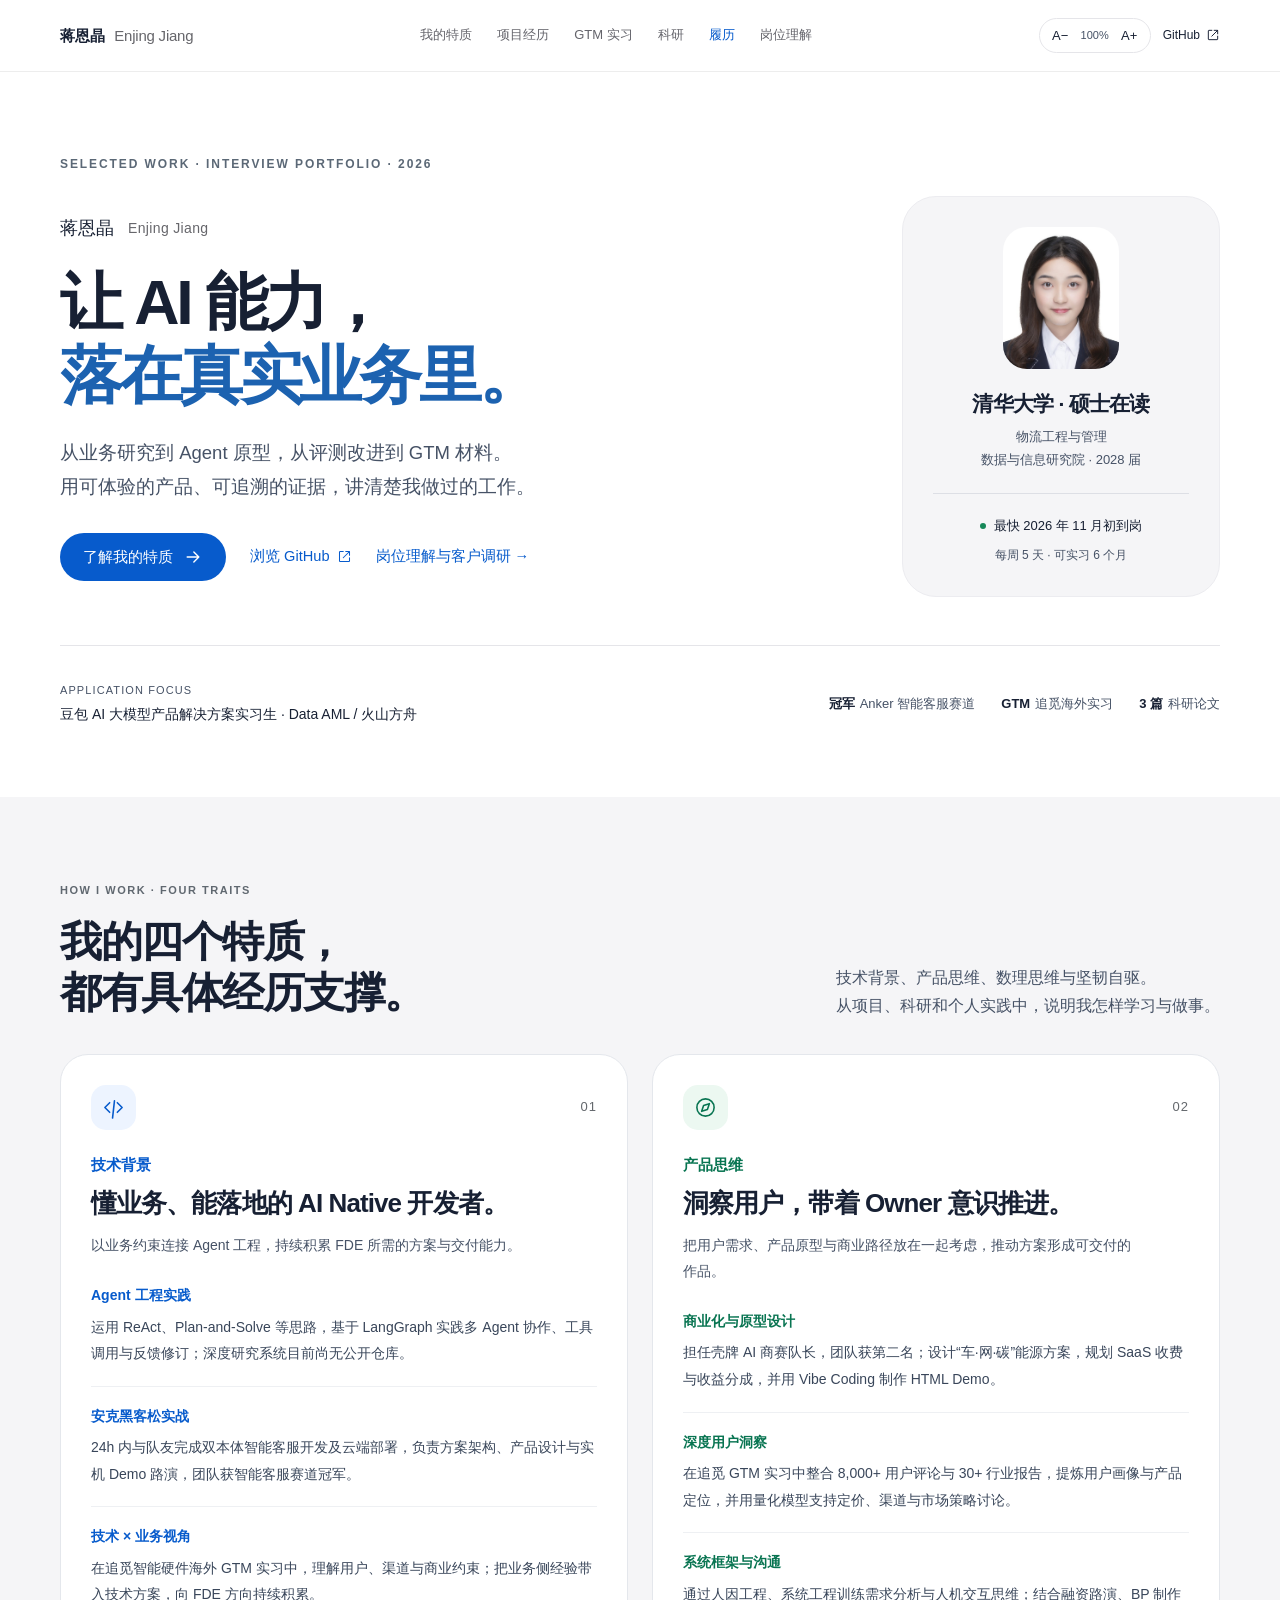
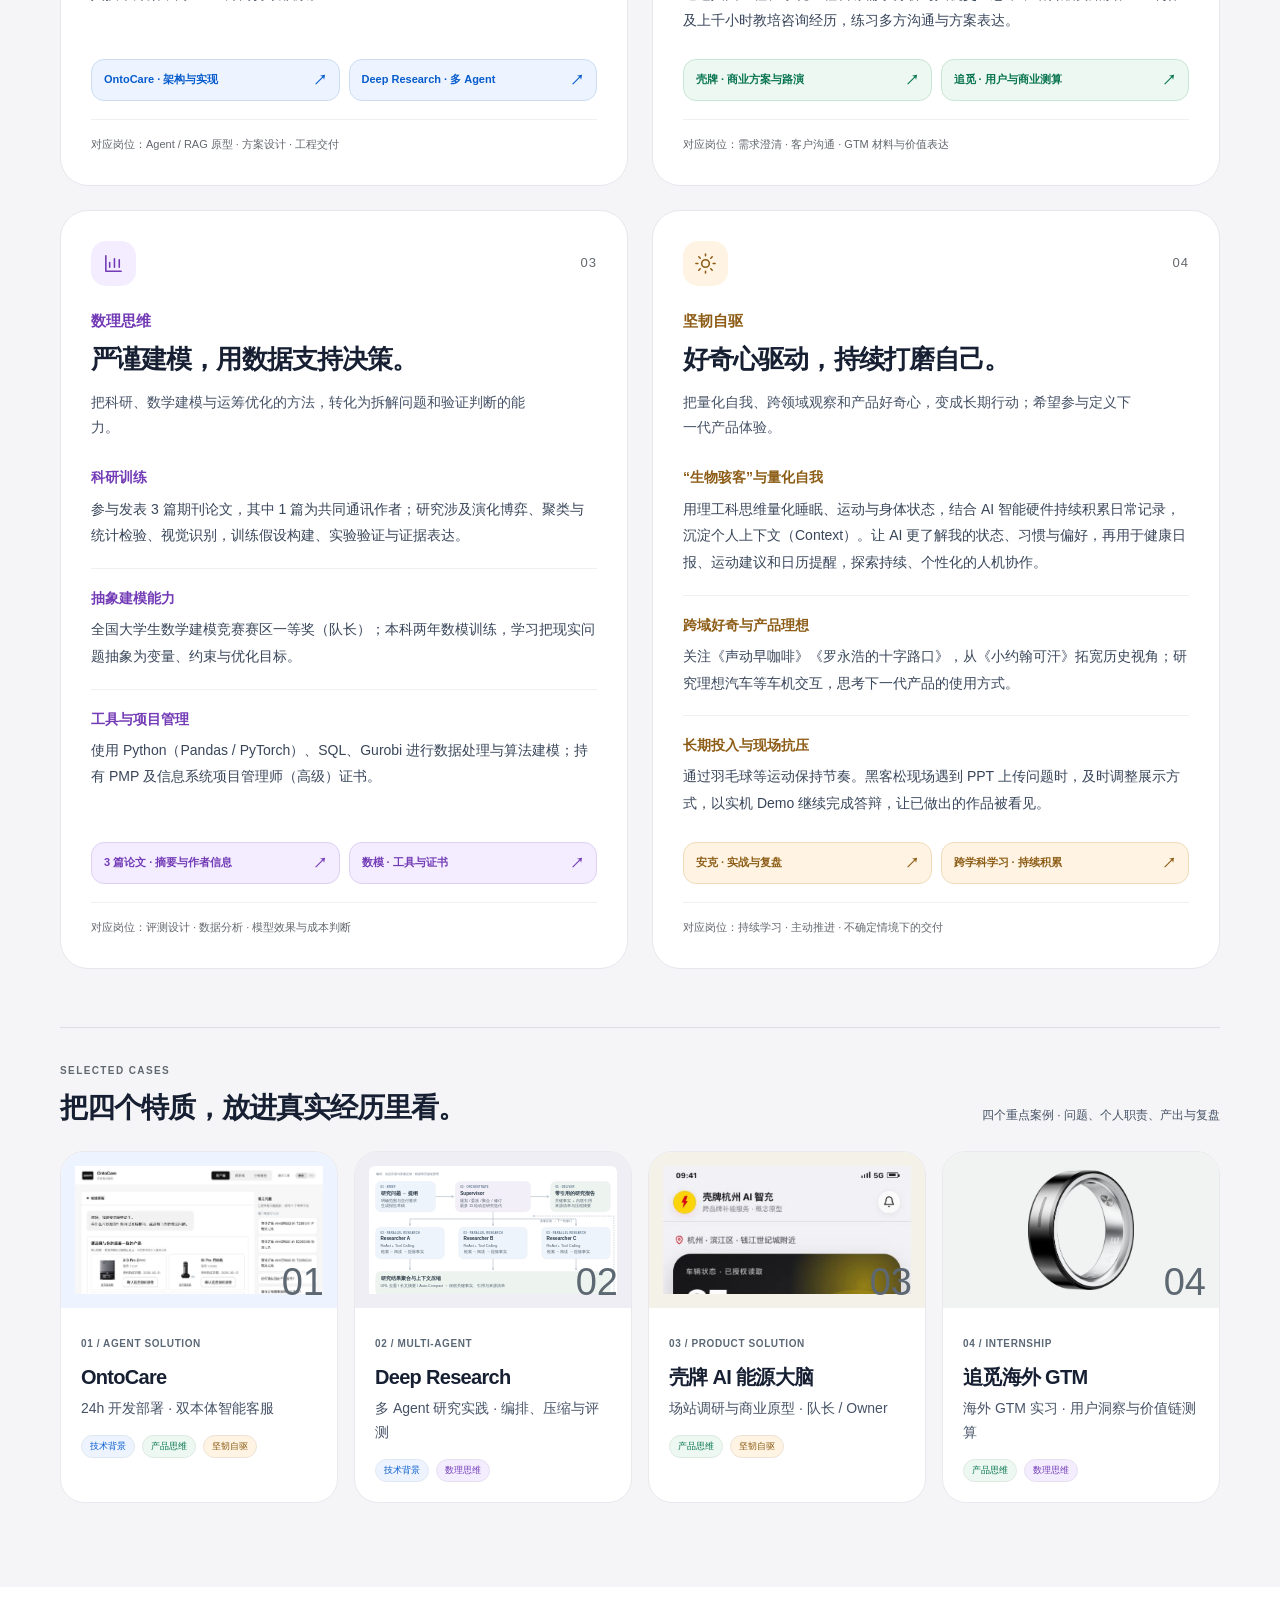
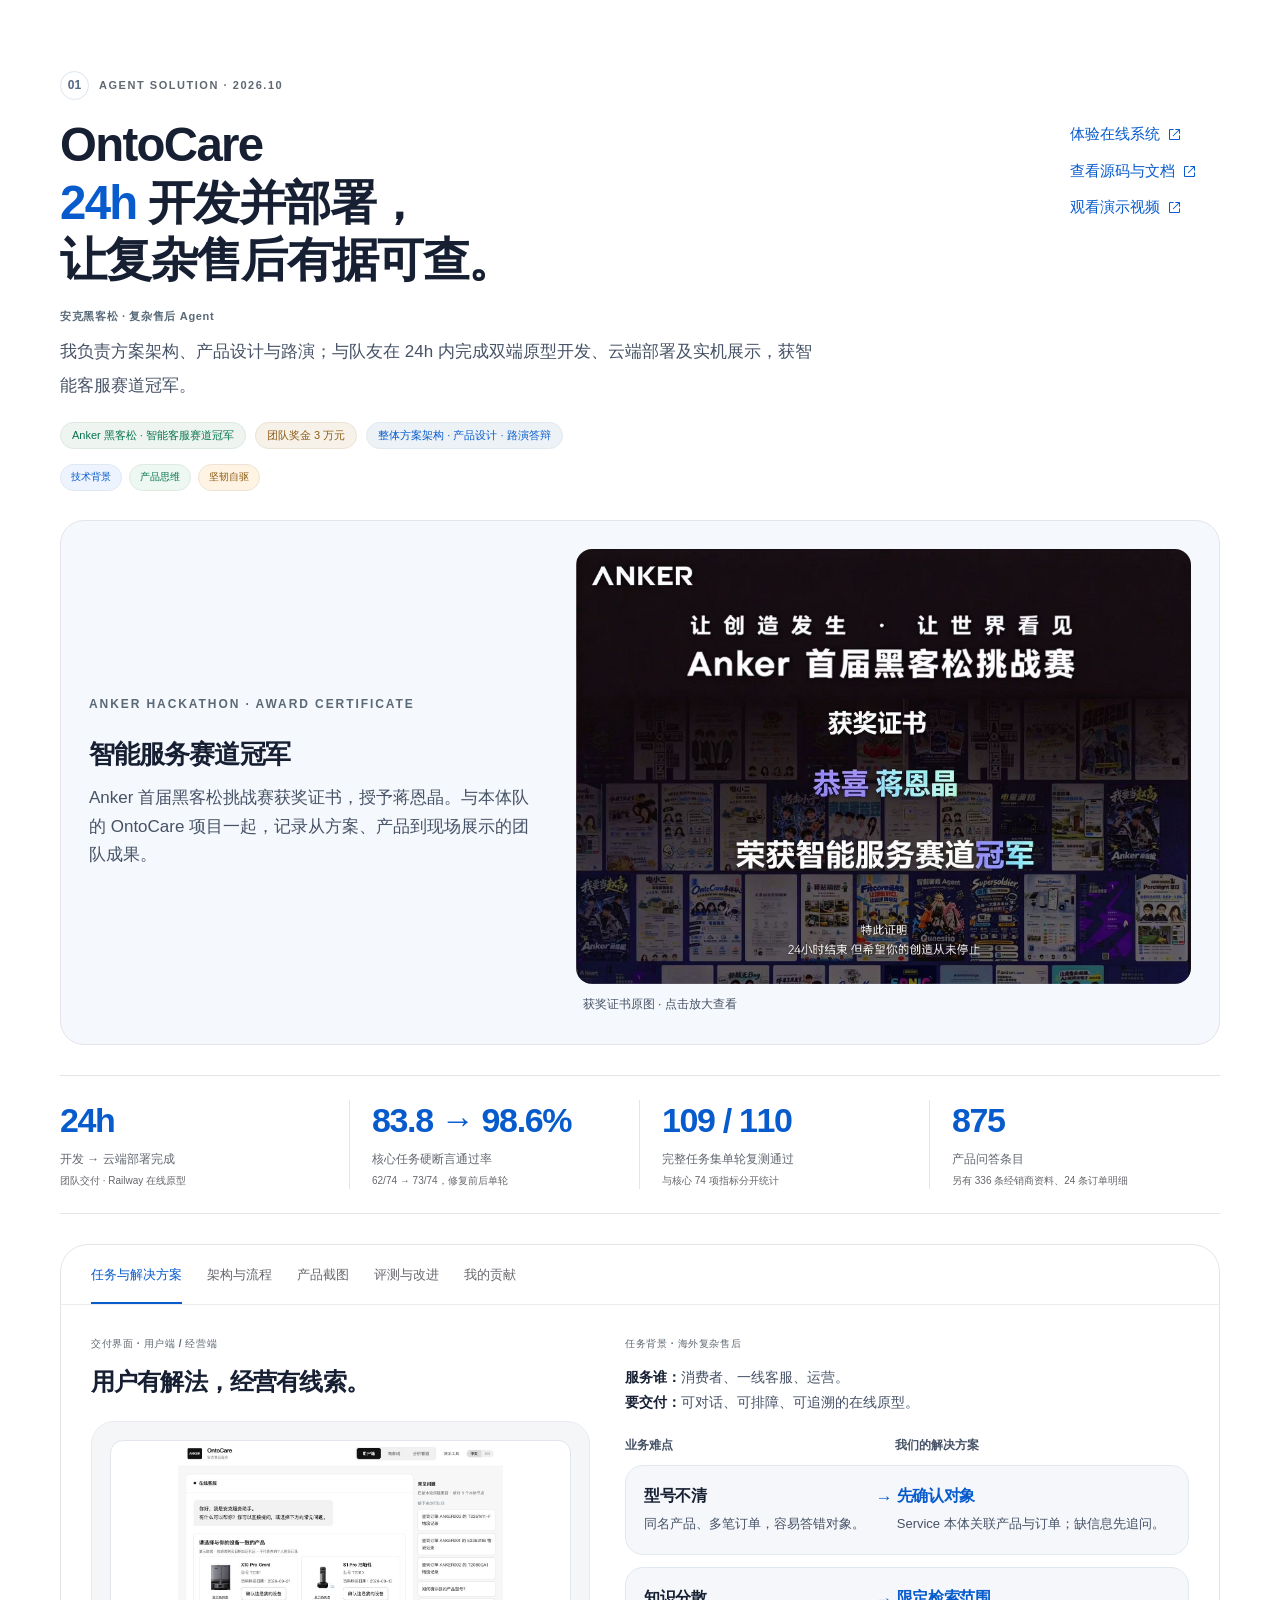
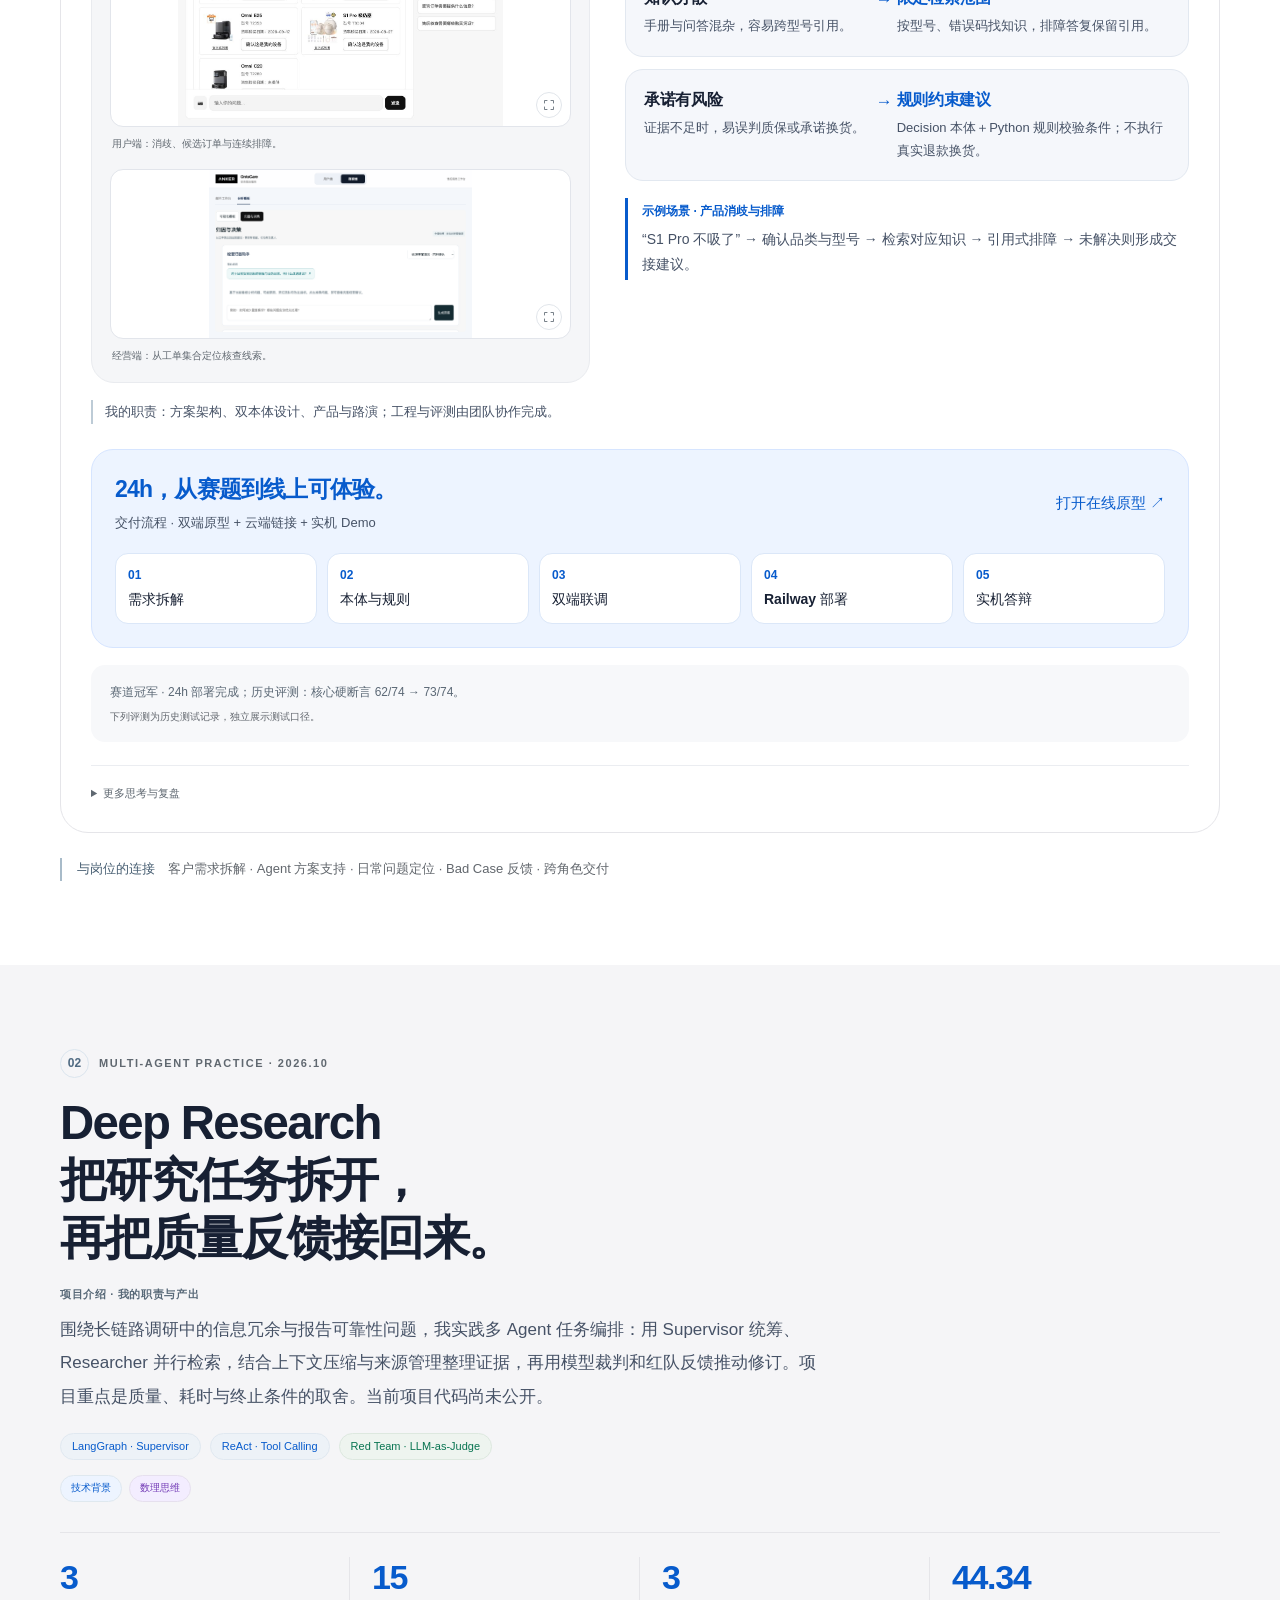
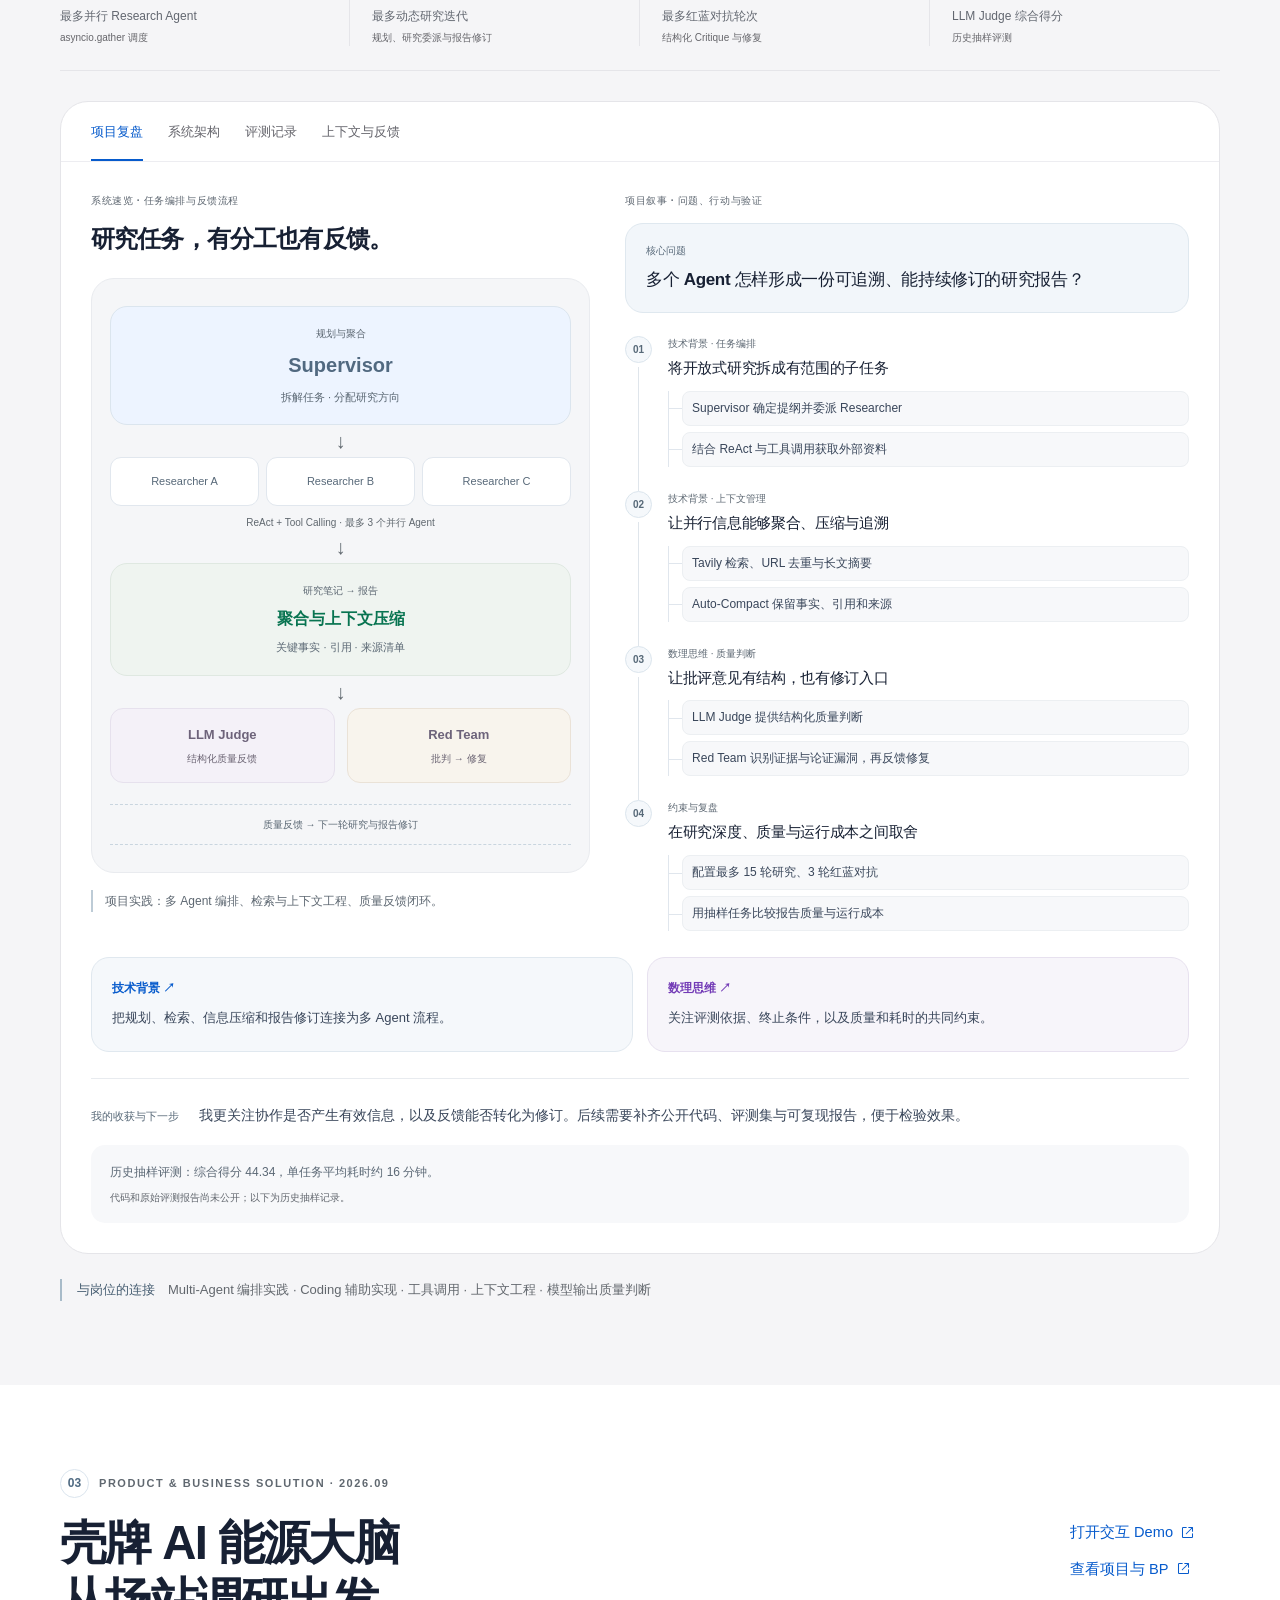
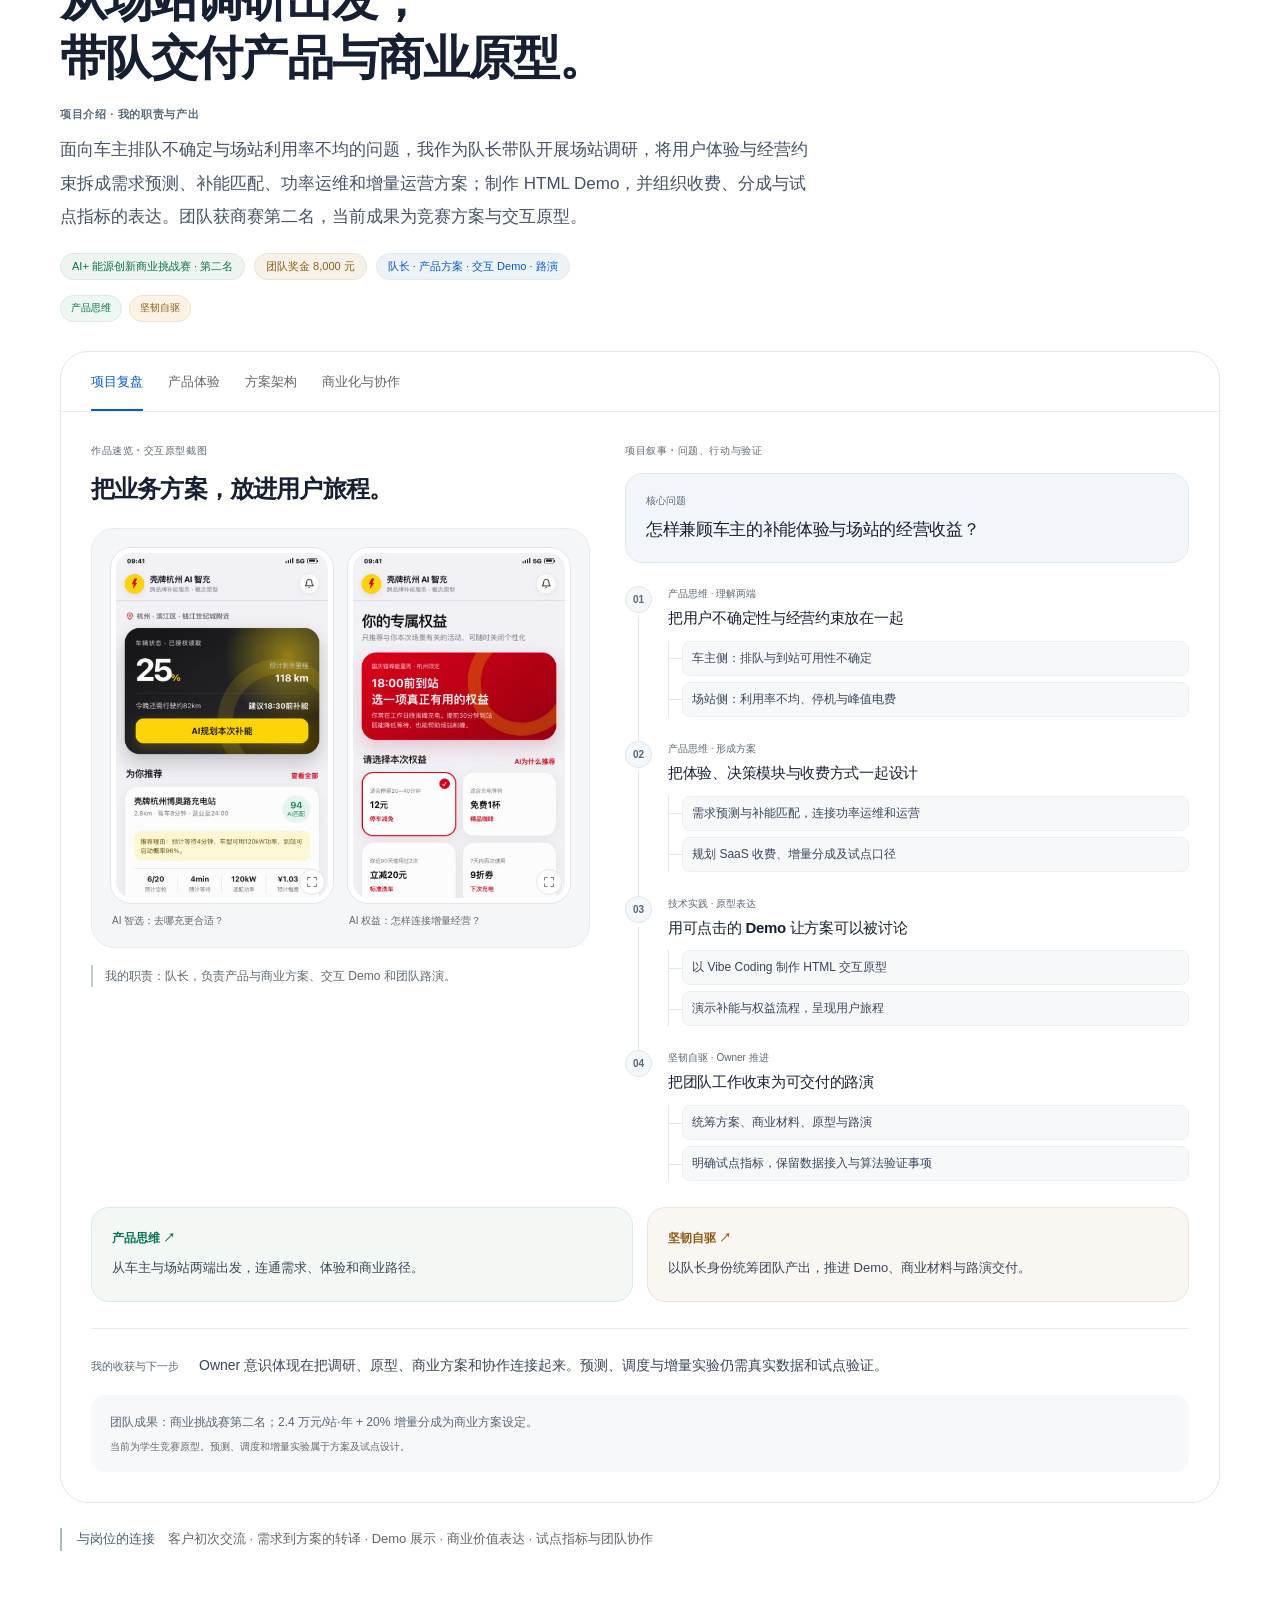
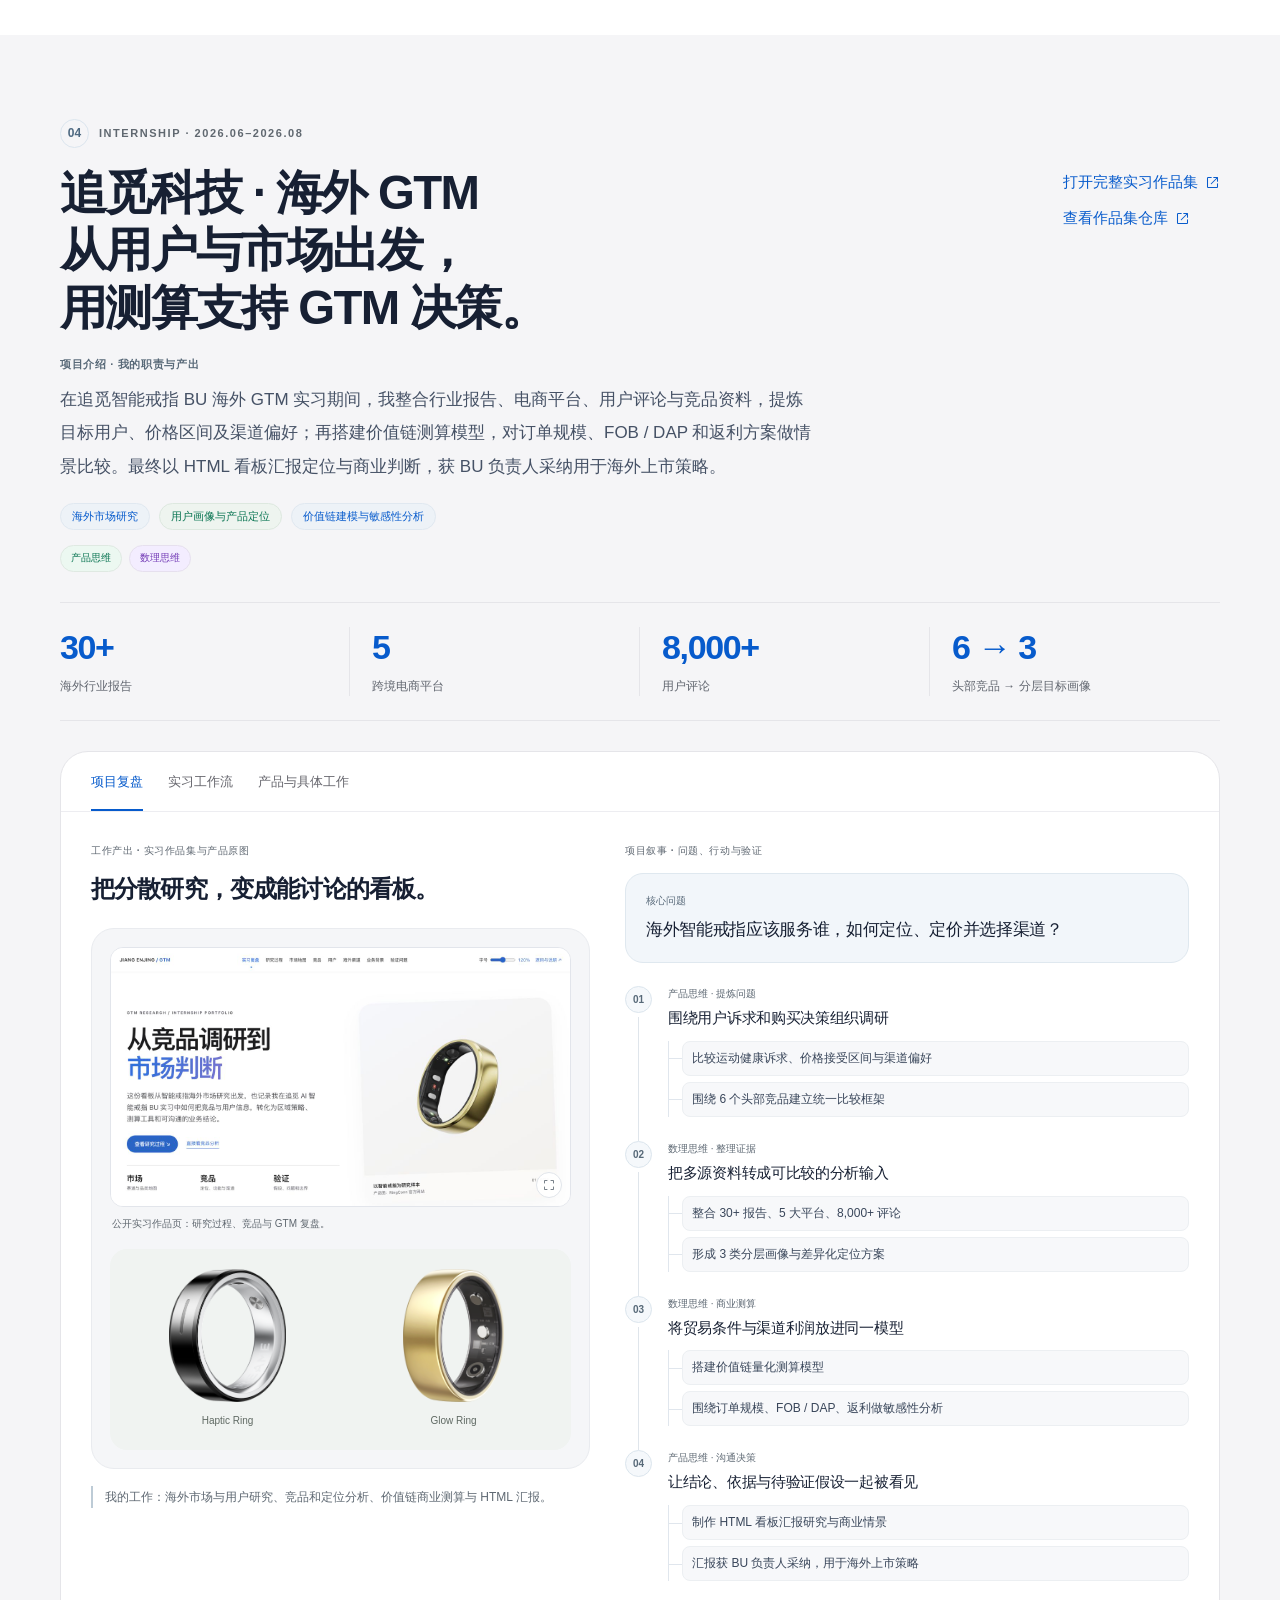
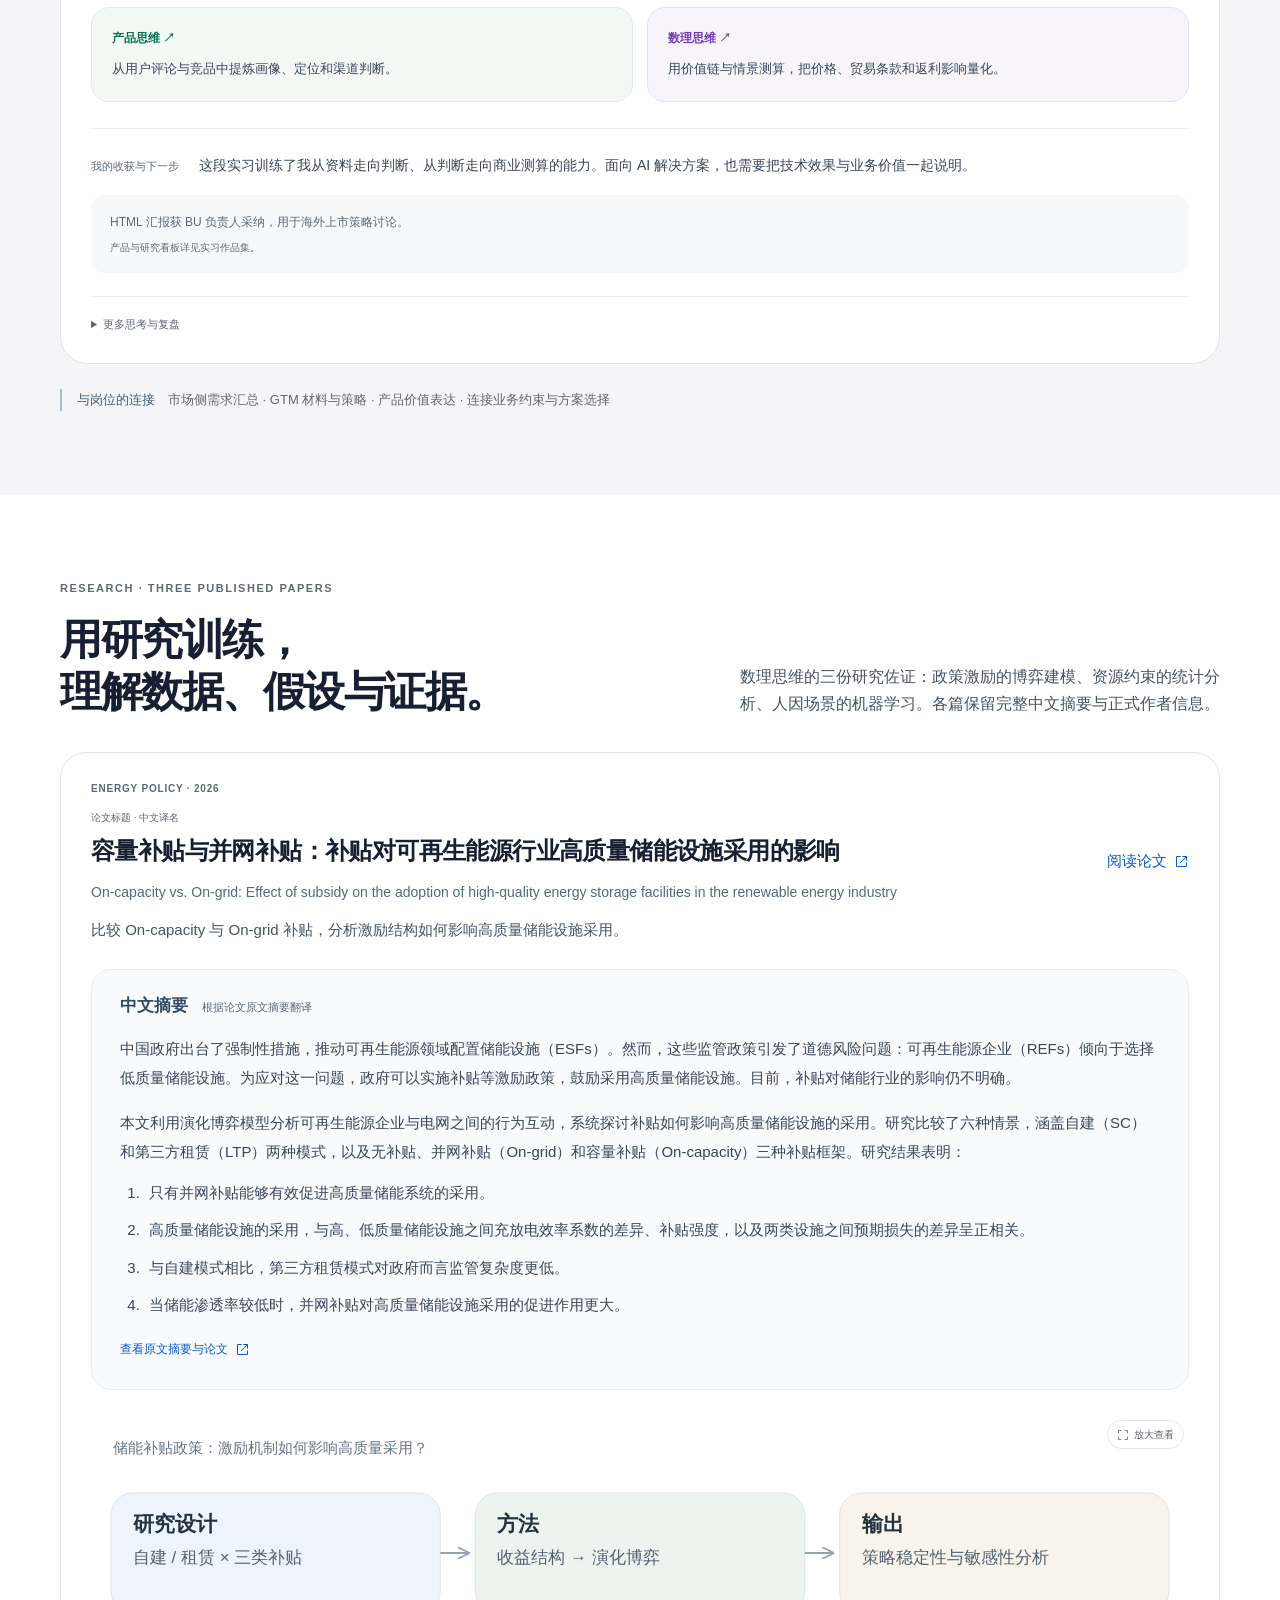
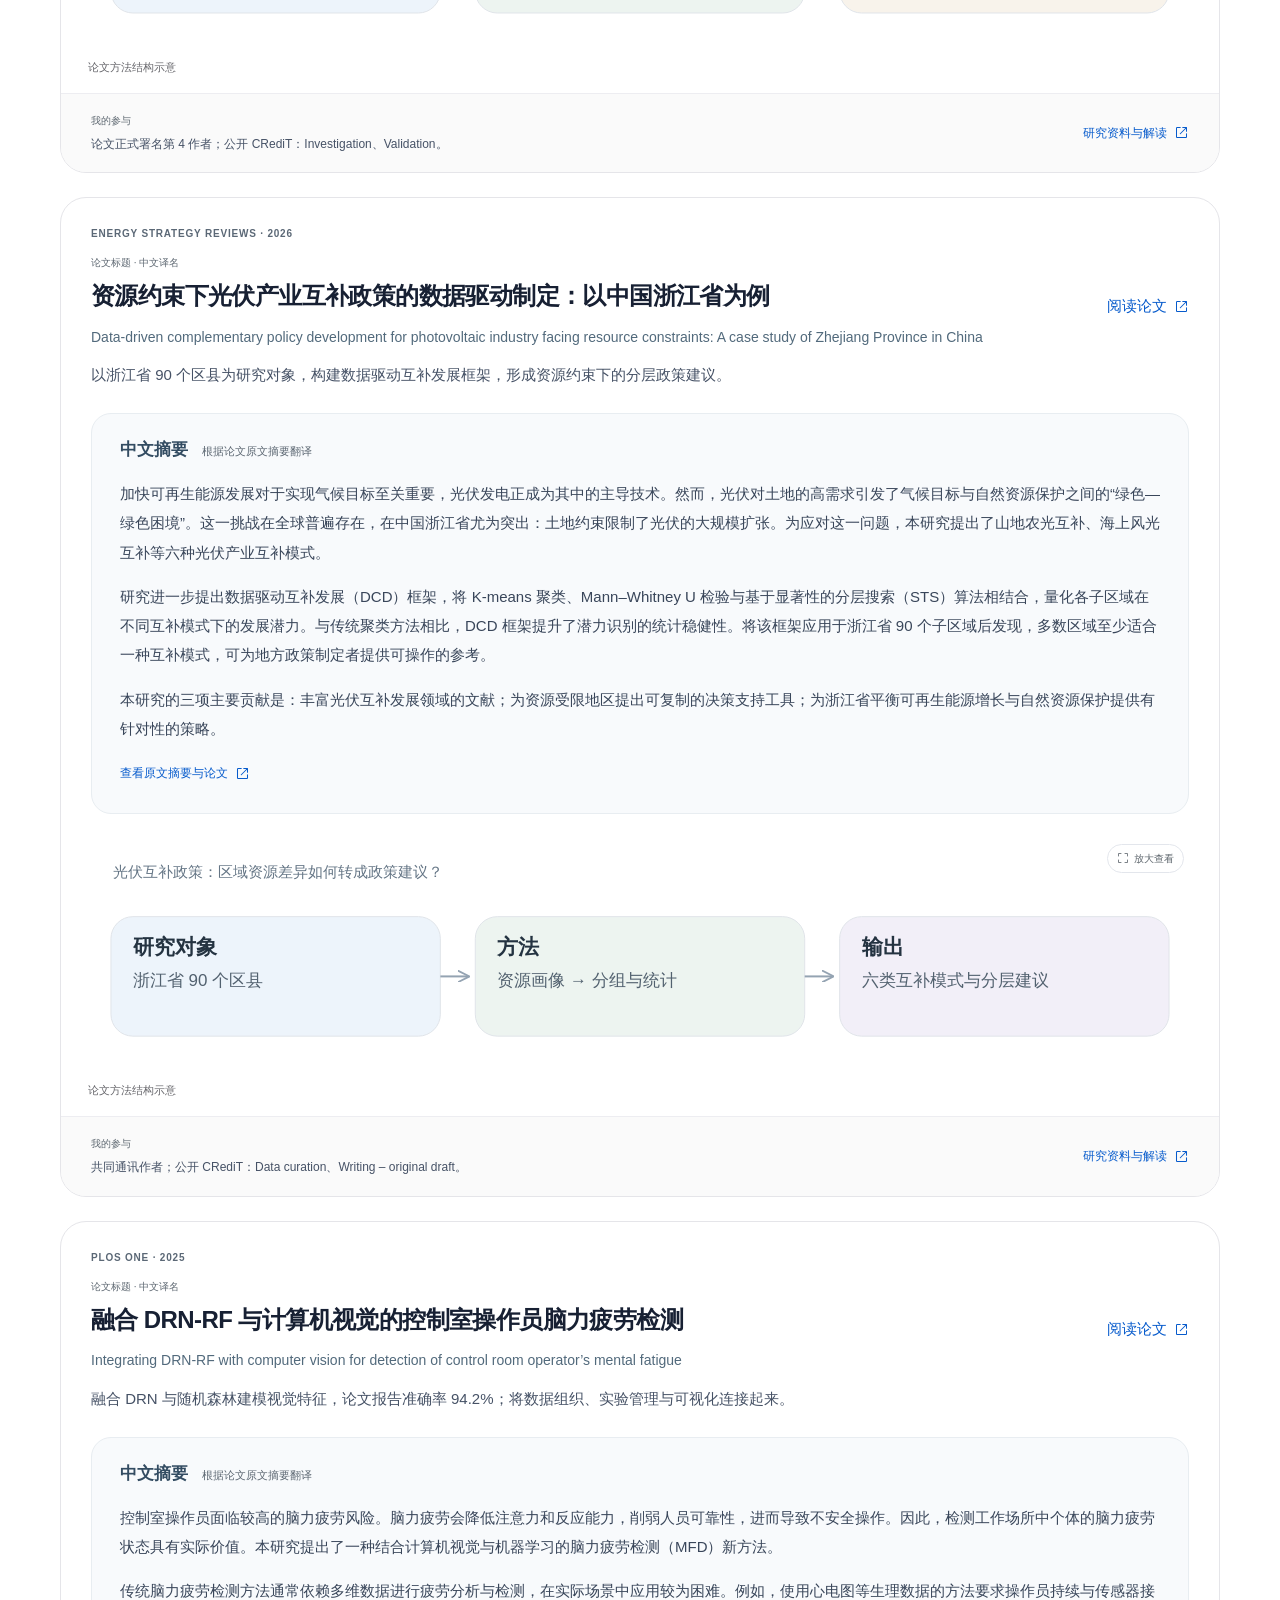
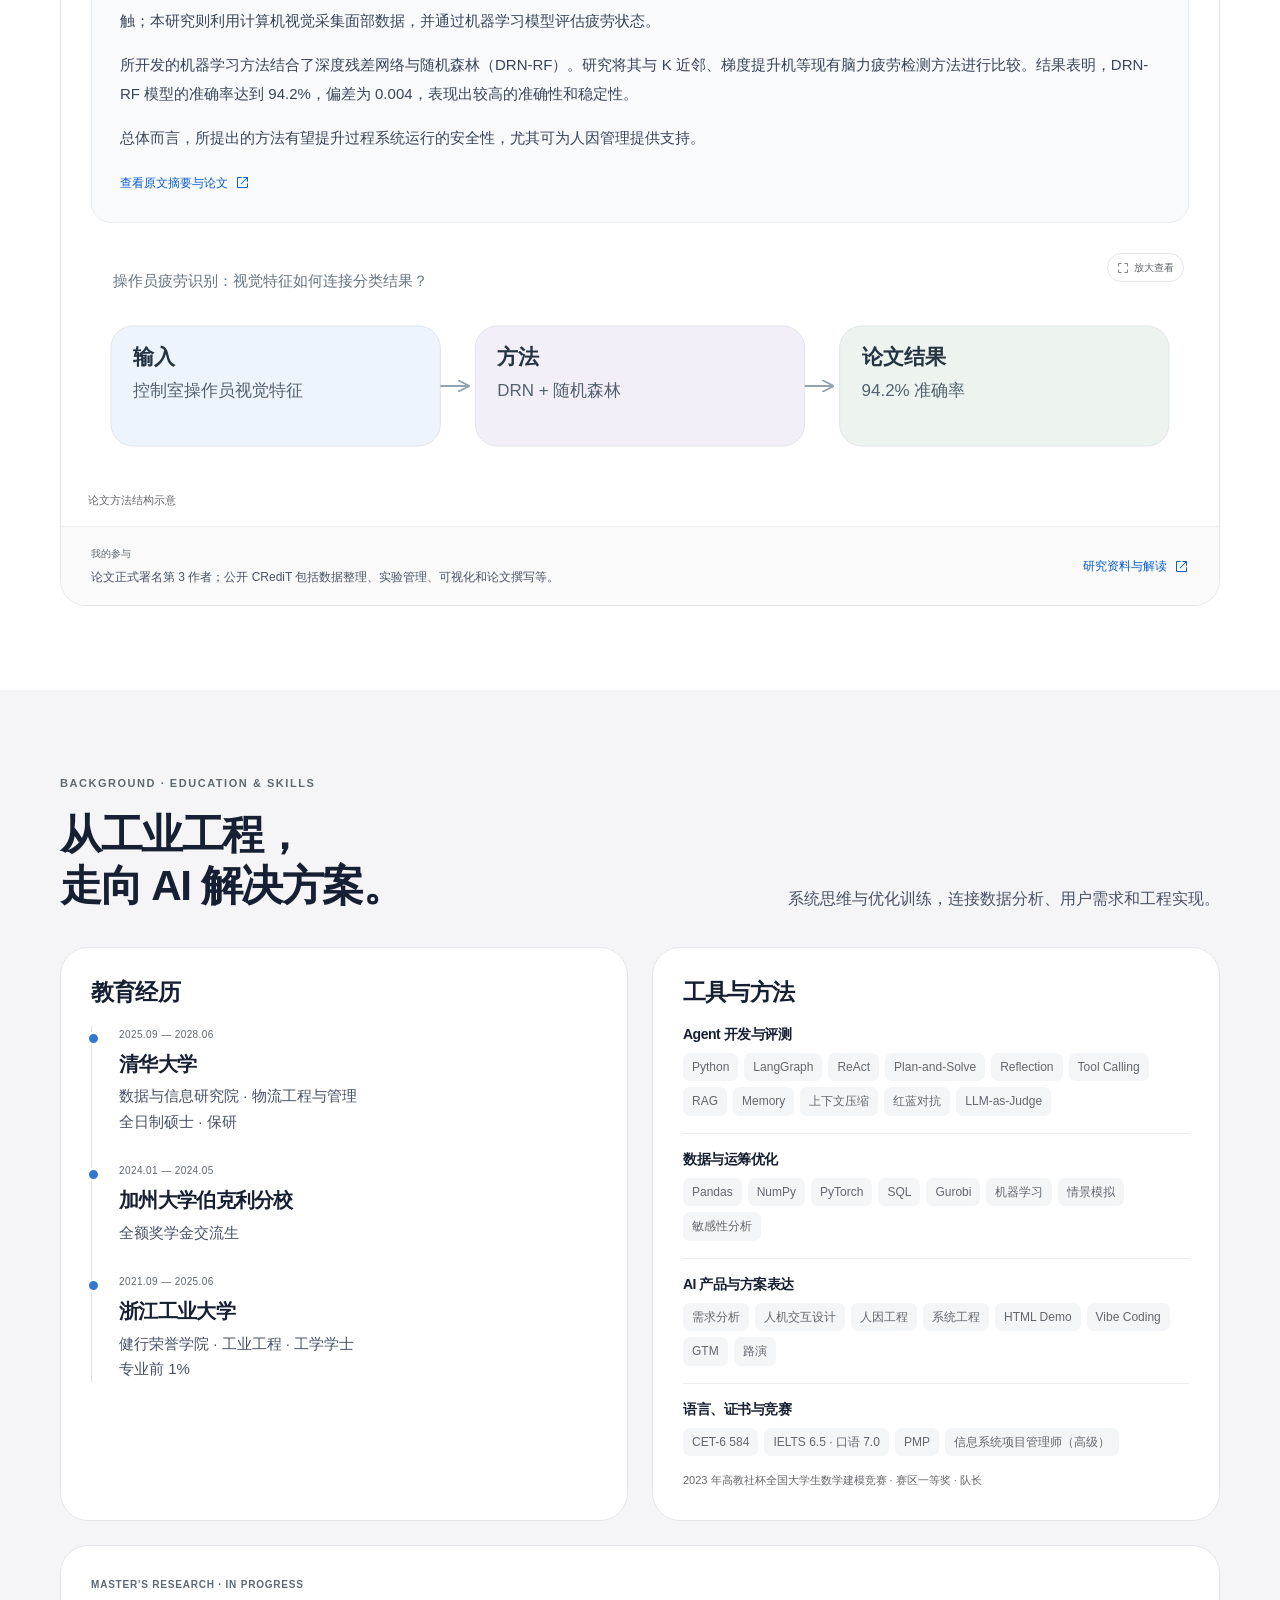
<file: index.html>
<!DOCTYPE html>
<html lang="zh-CN"><head><meta charset="utf-8"><meta name="viewport" content="width=device-width,initial-scale=1"><meta name="color-scheme" content="light"><meta name="description" content="蒋恩晶的面试作品集：Agent 方案、评测迭代、AI 产品与海外 GTM。"><title>蒋恩晶 · AI 产品解决方案与 Agent 实践</title><style>
:root{color-scheme:light;--ink:#172033;--muted:#465266;--blue:#075bcc;--paper:#fff;--canvas:#f5f5f7;--line:#e5e5e9;--sage:#087451;--body-size:17px;--radius:28px}
*{box-sizing:border-box}html{scroll-behavior:smooth;scroll-padding-top:105px}body{margin:0;background:var(--paper);color:var(--ink);font:var(--body-size)/1.7 -apple-system,BlinkMacSystemFont,"SF Pro Text","PingFang SC","Helvetica Neue",Arial,sans-serif;-webkit-font-smoothing:antialiased}button,input{font:inherit}button,a{-webkit-tap-highlight-color:transparent}button{color:inherit}a{color:var(--blue);text-decoration:none}a:hover{text-decoration:underline}button{cursor:pointer}button:focus-visible,a:focus-visible,input:focus-visible,summary:focus-visible{outline:3px solid #91b8e7;outline-offset:5px}img{display:block;max-width:100%;height:auto}button img{width:100%}h1,h2,h3,h4,p,figure{margin:0}h1,h2,h3,h4{line-height:1.22;letter-spacing:-.035em;font-weight:650}p{color:var(--muted)}h4{font-size:1.12em}strong{font-weight:620}.wrap{width:min(1160px,calc(100% - 64px));margin-inline:auto}.icon{width:20px;height:20px;vertical-align:middle;flex-shrink:0}.skip{position:fixed;top:-60px;left:20px;padding:8px 16px;background:#fff;z-index:99}.skip:focus{top:12px}.topbar{height:72px;background:rgba(255,255,255,.93);backdrop-filter:blur(20px) saturate(140%);position:sticky;top:0;z-index:20;border-bottom:1px solid rgba(0,0,0,.07)}.nav-inner{height:100%;display:flex;align-items:center;justify-content:space-between;gap:24px}.brand{font-size:calc(15px * var(--type-scale,1));color:var(--ink);font-weight:650;letter-spacing:-.015em;white-space:nowrap}.brand span{color:#66666b;font-weight:450;padding-left:10px}.nav-links{display:flex;gap:25px;font-size:calc(13px * var(--type-scale,1))}.nav-links a{color:#64646b}.nav-links a.active{color:var(--blue)}.nav-tools{display:flex;align-items:center;gap:12px}.font-tool{display:flex;align-items:center;border:1px solid var(--line);border-radius:20px;padding:2px 6px;gap:3px}.font-tool button{border:0;background:none;width:29px;height:29px;line-height:1;font-size:calc(13px * var(--type-scale,1))}.font-tool output{font-size:calc(11px * var(--type-scale,1));color:var(--muted);min-width:34px;text-align:center}.nav-github{font-size:calc(12px * var(--type-scale,1));color:var(--ink);display:flex;align-items:center;gap:6px}.nav-github .icon{width:14px}.hero{padding:82px 0 70px}.eyebrow{font-size:calc(12px * var(--type-scale,1));font-weight:600;letter-spacing:.16em;color:#606871;text-transform:uppercase;margin-bottom:22px}.hero-grid{display:grid;grid-template-columns:1fr 318px;align-items:center;gap:72px}.name-line{display:flex;align-items:center;gap:14px;font-size:calc(18px * var(--type-scale,1));font-weight:570;margin-bottom:22px}.name-line span{color:#66666b;font-size:calc(14px * var(--type-scale,1));font-weight:420;letter-spacing:.025em}h1{font-size:clamp(40px,4.9vw,66px);line-height:1.16;letter-spacing:-.05em}h1 em{font-style:normal;color:#1c62b0}.hero-lead{font-size:1.09em;max-width:610px;margin-top:25px;line-height:1.8}.hero-actions{display:flex;flex-wrap:wrap;gap:24px;align-items:center;margin-top:30px}.button{display:inline-flex;align-items:center;justify-content:center;gap:10px;padding:11px 23px;border-radius:26px;background:var(--blue);color:#fff;font-size:calc(15px * var(--type-scale,1));border:0}.button:hover{background:#005bb5;text-decoration:none}.text-link{display:inline-flex;gap:7px;align-items:center;font-size:.86em;font-weight:520}.text-link .icon{width:15px;height:15px}.profile-card{background:#f5f5f7;border:1px solid #ececf0;border-radius:34px;padding:30px;text-align:center;position:relative;overflow:hidden}.portrait{width:116px;height:142px;object-fit:cover;object-position:center 22%;margin:0 auto 22px;border-radius:24px}.profile-card h3{font-size:calc(21px * var(--type-scale,1));margin-bottom:8px}.profile-card p{font-size:calc(13px * var(--type-scale,1));line-height:1.8}.profile-rule{height:1px;background:#dddfe5;margin:21px 0}.availability{font-size:calc(13px * var(--type-scale,1));display:flex;justify-content:center;gap:8px;align-items:center}.availability:before{content:"";width:6px;height:6px;border-radius:50%;background:#168859}.profile-foot{font-size:calc(12px * var(--type-scale,1))!important;margin-top:8px}.role-strip{display:flex;align-items:center;justify-content:space-between;padding-top:35px;margin-top:48px;border-top:1px solid var(--line);gap:25px}.role-strip .role{font-size:calc(14px * var(--type-scale,1))}.role-strip .role span{color:var(--muted);font-size:calc(11px * var(--type-scale,1));display:block;letter-spacing:.1em;margin-bottom:3px}.quick-facts{display:flex;gap:26px;font-size:calc(13px * var(--type-scale,1));color:var(--muted)}.quick-facts strong{color:var(--ink);margin-right:5px}.section{padding:84px 0}.section.soft{background:var(--canvas)}.section-head{display:flex;justify-content:space-between;align-items:end;gap:32px;margin-bottom:35px}.section-head h2{font-size:clamp(30px,3.3vw,43px)}.section-head p{max-width:480px;font-size:.94em}.section-kicker{display:flex;align-items:center;gap:10px;color:#606870;font-size:calc(11px * var(--type-scale,1));letter-spacing:.14em;font-weight:600;margin-bottom:16px}.section-kicker .num{font-size:calc(12px * var(--type-scale,1));color:#4f6a82;border:1px solid #dbe5ee;display:inline-flex;width:29px;height:29px;border-radius:50%;align-items:center;justify-content:center;letter-spacing:0}.project-nav{display:grid;grid-template-columns:repeat(4,minmax(0,1fr));gap:16px}.project-nav a{display:block;background:#fff;border:1px solid #e9e9ed;border-radius:24px;overflow:hidden;transition:transform .25s,box-shadow .25s;color:var(--ink)}.project-nav a:hover{transform:translateY(-5px);box-shadow:0 12px 35px #00000009;text-decoration:none}.project-cover{height:156px;display:flex;align-items:center;justify-content:center;background:#edf4ff;overflow:hidden;position:relative}.project-cover img{height:100%;width:100%;object-fit:cover;object-position:top;padding:14px}.project-cover.deep{background:#f0eef5}.project-cover.shell{background:#f4f1e9}.project-cover.dreame{background:#f0f3f2}.project-cover.dreame img{height:120px;width:120px;object-fit:contain;padding:0}.project-cover .cover-index{position:absolute;right:13px;bottom:7px;color:#5e6872;font-size:calc(38px * var(--type-scale,1));font-weight:300;line-height:1}.project-nav-body{padding:20px}.project-nav-body small{color:#606871;font-size:calc(10px * var(--type-scale,1));font-weight:600;letter-spacing:.06em}.project-nav-body h3{font-size:calc(20px * var(--type-scale,1));margin:8px 0}.project-nav-body p{font-size:calc(12px * var(--type-scale,1));line-height:1.7}.capability-strip{margin-top:30px;display:grid;grid-template-columns:repeat(4,1fr);gap:24px}.capability-strip article{padding:13px 0}.capability-strip .icon{width:25px;height:25px;color:#56697a;margin-bottom:12px}.capability-strip h4{font-size:calc(15px * var(--type-scale,1));margin-bottom:6px}.capability-strip p{font-size:calc(13px * var(--type-scale,1))}.case-title{max-width:820px}.case-title h2{font-size:clamp(32px,3.7vw,48px);margin-bottom:17px}.case-title p{font-size:1em;max-width:760px}.case-top{display:flex;justify-content:space-between;align-items:flex-start;gap:40px;margin-bottom:29px}.case-meta{display:flex;gap:9px;flex-wrap:wrap;margin-top:20px}.pill{display:inline-flex;align-items:center;font-size:calc(11px * var(--type-scale,1));padding:4px 11px;border-radius:30px;line-height:1.6;background:#edf2f7;color:#075bcc;border:1px solid #e0e8f0}.pill.sage{background:#eef4ef;color:#087451;border-color:#dde8df}.pill.sand{background:#f7f2e9;color:#8d5d17;border-color:#eae1d3}.case-links{display:flex;flex-direction:column;gap:12px;min-width:150px;padding-top:6px}.metrics{display:grid;grid-template-columns:repeat(4,1fr);gap:0;margin:30px 0;border-block:1px solid var(--line);padding:24px 0}.metric{padding:0 22px;border-right:1px solid var(--line)}.metric:first-child{padding-left:0}.metric:last-child{border:0}.metric strong{display:block;font-size:calc(34px * var(--type-scale,1));line-height:1.2;letter-spacing:-.04em;font-weight:600;color:#075bcc}.metric span{display:block;font-size:calc(12px * var(--type-scale,1));color:#626770;margin-top:8px}.metric small{display:block;font-size:calc(10px * var(--type-scale,1));line-height:1.6;color:#66666b;margin-top:4px}.project-board{background:#fff;border:1px solid var(--line);border-radius:var(--radius);overflow:hidden}.tab-list{display:flex;gap:25px;padding:0 30px;border-bottom:1px solid #ededf1;overflow:auto;scrollbar-width:thin}.tab-list button{border:0;border-bottom:2px solid transparent;background:transparent;color:#66666d;padding:19px 0 16px;white-space:nowrap;font-size:calc(13px * var(--type-scale,1));font-weight:500}.tab-list button[aria-selected=true]{color:var(--blue);border-bottom-color:var(--blue)}.tab-panel{padding:28px}.tab-panel[hidden]{display:none}.diagram{margin:0}.diagram-scroll{position:relative;border:0;background:#fff;display:block;overflow:auto;width:100%;padding:0;border-radius:20px}.diagram-scroll img{min-width:660px}.zoom-hint{position:absolute;right:15px;top:7px;padding:5px 9px;border:1px solid #e3e6ec;border-radius:20px;background:#fffffff0;display:inline-flex;gap:5px;align-items:center;font-size:calc(10px * var(--type-scale,1));color:#60686f}.zoom-hint .icon{width:12px;height:12px}figcaption{font-size:calc(11px * var(--type-scale,1));line-height:1.8;color:#66666b;margin-top:10px;padding-inline:7px}.insight-grid{display:grid;grid-template-columns:repeat(3,1fr);gap:20px;margin-top:27px}.insight{padding:24px 25px;background:#fff;border:1px solid #e8e8ed;border-radius:22px}.soft .insight{background:#fff}.tiny-number{font-size:calc(11px * var(--type-scale,1));color:#5a6975;display:block;margin-bottom:13px}.insight h4{font-size:calc(17px * var(--type-scale,1));margin-bottom:10px}.insight p{font-size:calc(13px * var(--type-scale,1));line-height:1.85}.connection{margin-top:25px;padding-left:15px;border-left:2px solid #a8bbc9;font-size:calc(13px * var(--type-scale,1));color:#62676d}.connection strong{color:#475e72;font-weight:550}.subhead{font-size:calc(23px * var(--type-scale,1));margin-bottom:20px}.body-copy{color:#62656d;font-size:.92em;max-width:920px}.body-copy p{margin:12px 0;color:inherit}.body-copy ul{padding-left:22px;margin:12px 0}.body-copy li{margin:9px 0}.data-row{display:grid;grid-template-columns:repeat(3,1fr);gap:15px;margin:22px 0}.data-card{background:#f5f5f7;padding:23px;border-radius:20px}.data-card strong{font-size:calc(29px * var(--type-scale,1));display:block;color:#4d6a81;line-height:1.3}.data-card p{font-size:calc(12px * var(--type-scale,1));margin-top:7px}.evaluation-grid{display:grid;grid-template-columns:1fr 1fr;gap:35px;align-items:center}.bar-row{display:grid;grid-template-columns:85px 1fr 57px;align-items:center;gap:13px;font-size:calc(12px * var(--type-scale,1));margin:19px 0}.bar-track{background:#eef0f3;height:12px;border-radius:12px;overflow:hidden}.bar-track span{display:block;height:100%;background:#3278d0;border-radius:12px}.bar-row:last-child .bar-track span{background:#27956a}.bar-row b{text-align:right;font-weight:550;color:#55697b}.note{font-size:calc(11px * var(--type-scale,1));color:#66666c;line-height:1.8;margin-top:20px}.quote-block{background:#f5f5f7;border-radius:22px;padding:27px 30px;font-size:calc(17px * var(--type-scale,1));color:#55697b;line-height:1.9}.role-list{display:grid;grid-template-columns:1fr 1fr;gap:20px}.role-item{padding:22px;background:#f5f5f7;border-radius:20px}.role-item h4{font-size:calc(16px * var(--type-scale,1));margin-bottom:9px}.role-item p{font-size:calc(13px * var(--type-scale,1))}.screenshot-grid{display:grid;grid-template-columns:1fr 1fr;gap:22px}.screenshot-grid .wide{grid-column:1/-1}.screenshot button{background:#f5f5f7;border:1px solid #e7e9ed;border-radius:17px;padding:12px;width:100%;overflow:hidden}.screenshot img{object-fit:contain}.screenshot figcaption strong{display:block;font-size:calc(12px * var(--type-scale,1));color:#525d68;font-weight:550}.screenshot figcaption span{display:block;margin-top:2px}.screenshot-grid .screenshot img{max-height:345px;object-position:top}.phone-grid{display:grid;grid-template-columns:repeat(4,1fr);gap:22px}.phone-grid .screenshot button{background:#f5f5f7;border-radius:23px;padding:8px;box-shadow:0 8px 22px #00000003}.phone-grid .screenshot img{border-radius:16px;width:100%;height:385px;object-fit:cover;object-position:top}.phone-grid figcaption{font-size:calc(11px * var(--type-scale,1))}.phone-grid figcaption strong{font-size:calc(12px * var(--type-scale,1))}.phones-label{display:flex;justify-content:space-between;align-items:baseline;margin-bottom:24px;gap:15px}.phones-label p{font-size:calc(12px * var(--type-scale,1))}.work-grid{display:grid;grid-template-columns:.92fr 1.08fr;gap:28px;margin-top:28px}.product-stage{background:#f2f4f3;border-radius:26px;padding:30px 22px;display:flex;align-items:center;justify-content:center;gap:15px;min-height:300px}.product-stage figure{width:48%;text-align:center}.product-stage img{height:190px;width:100%;object-fit:contain}.product-stage figcaption{font-size:calc(11px * var(--type-scale,1));color:#5f6962}.deliverables{display:flex;flex-direction:column;justify-content:center;gap:13px}.deliverable{padding:21px 23px;border:1px solid var(--line);border-radius:20px;background:#fff}.deliverable h4{font-size:calc(15px * var(--type-scale,1));margin-bottom:6px}.deliverable p{font-size:calc(12px * var(--type-scale,1));line-height:1.8}.research-list{display:grid;gap:24px}.paper-card{border:1px solid var(--line);border-radius:26px;background:#fff;overflow:hidden}.paper-header{padding:27px 30px 0;display:grid;grid-template-columns:1fr auto;gap:22px}.paper-tag{font-size:calc(10px * var(--type-scale,1));color:#596977;letter-spacing:.08em;font-weight:600;margin-bottom:12px}.paper-header h3{font-size:calc(24px * var(--type-scale,1))}.paper-header p{font-size:calc(13px * var(--type-scale,1));margin-top:13px;max-width:900px}.paper-card .diagram{padding:15px 20px}.paper-bottom{display:flex;justify-content:space-between;gap:25px;padding:18px 30px;background:#fafafa;border-top:1px solid #ededf1;align-items:center}.paper-bottom p{font-size:calc(11px * var(--type-scale,1));max-width:820px}.paper-bottom .text-link{font-size:calc(12px * var(--type-scale,1));white-space:nowrap}.paper-card details{padding:0 30px 22px}.paper-card details p{font-size:calc(12px * var(--type-scale,1));margin-top:10px}.paper-card summary{font-size:calc(12px * var(--type-scale,1));color:#596976;cursor:pointer}.timeline{display:grid;grid-template-columns:1fr 1fr;gap:24px}.education{background:#fff;border-radius:28px;padding:30px;border:1px solid var(--line)}.education-item{position:relative;padding:0 0 28px 27px;border-left:1px solid #dde3ea}.education-item:before{content:"";position:absolute;width:9px;height:9px;border-radius:50%;left:-5px;top:6px;background:#3278d0;border:2px solid #fff}.education-item:last-child{padding-bottom:0}.education-item time{display:block;font-size:calc(10px * var(--type-scale,1));color:#606870;letter-spacing:.04em;margin-bottom:9px}.education-item h3{font-size:calc(20px * var(--type-scale,1))}.education-item p{font-size:calc(12px * var(--type-scale,1));margin-top:7px}.skills{background:#fff;border-radius:28px;padding:30px;border:1px solid var(--line)}.skill-group{padding:17px 0;border-bottom:1px solid #ededf1}.skill-group:first-of-type{padding-top:0}.skill-group:last-of-type{border:0;padding-bottom:0}.skill-group h4{font-size:calc(14px * var(--type-scale,1));margin-bottom:10px}.tags{display:flex;flex-wrap:wrap;gap:6px}.tags span{font-size:calc(11px * var(--type-scale,1));padding:4px 9px;background:#f4f5f7;border-radius:7px;color:#626770}.skills .small-print{font-size:calc(11px * var(--type-scale,1));color:#66666b;margin-top:15px}.thesis{margin-top:24px;border:1px solid var(--line);border-radius:28px;background:#fff;padding:30px}.thesis h3{font-size:calc(22px * var(--type-scale,1));margin-bottom:12px}.thesis p{font-size:calc(13px * var(--type-scale,1))}.thesis .diagram{margin-top:22px}.matching-grid{display:grid;grid-template-columns:repeat(3,1fr);gap:22px}.matching-card{border-top:2px solid #b8c8d5;padding-top:24px}.matching-card .icon{color:#075bcc;margin-bottom:19px;width:27px;height:27px}.matching-card h3{font-size:calc(22px * var(--type-scale,1));line-height:1.4}.matching-card p{font-size:calc(14px * var(--type-scale,1));margin-top:15px}.matching-card a{display:inline-flex;margin-top:20px;font-size:calc(12px * var(--type-scale,1))}.more-work{margin-top:28px;display:flex;gap:11px;flex-wrap:wrap}.more-work a{display:flex;align-items:center;gap:8px;background:#f5f5f7;border-radius:30px;padding:10px 18px;font-size:calc(12px * var(--type-scale,1))}.more-work .icon{width:14px}.contact{border-top:1px solid var(--line);padding:38px 0 45px}.contact-inner{display:flex;justify-content:space-between;align-items:flex-end;gap:30px}.contact h3{font-size:calc(24px * var(--type-scale,1));margin-bottom:8px}.contact p{font-size:calc(12px * var(--type-scale,1))}.contact-links{display:flex;gap:23px;font-size:calc(12px * var(--type-scale,1));flex-wrap:wrap;margin-top:16px}.updated{font-size:calc(10px * var(--type-scale,1));color:#66666a;white-space:nowrap}.source-panel{margin-top:26px;border-top:1px solid #ededf1;padding-top:20px}.source-panel summary{font-size:calc(11px * var(--type-scale,1));color:#66666b;cursor:pointer}.source-panel ul{font-size:calc(11px * var(--type-scale,1));color:#66666b;line-height:1.9;padding-left:18px}.source-panel a{color:#5b6874}.image-modal{position:fixed;inset:0;width:100vw;height:100dvh;max-width:none;max-height:none;border:0;padding:70px 30px 20px;background:rgba(249,250,252,.98);color:var(--ink);overflow:auto}.image-modal::backdrop{background:#ffffffeb;backdrop-filter:blur(12px)}.modal-close{position:fixed;right:26px;top:22px;width:38px;height:38px;border:1px solid #e2e5ea;background:#fff;border-radius:50%;display:flex;align-items:center;justify-content:center;z-index:2}.image-modal img{margin:auto;max-width:min(1600px,95vw);max-height:calc(100dvh - 155px);object-fit:contain}.image-modal figcaption{text-align:center;font-size:calc(13px * var(--type-scale,1));max-width:980px;margin:18px auto;line-height:1.7}.image-modal .modal-instruction{font-size:calc(10px * var(--type-scale,1));color:#66666a;text-align:center;margin-top:8px}
@media(min-width:1500px){.wrap{width:1200px}.hero{padding-top:95px}.hero-grid{gap:100px}}
@media(max-width:1050px){.nav-links{gap:16px}.brand span{display:none}.hero-grid{gap:40px;grid-template-columns:1fr 270px}.hero{padding-top:60px}.hero-lead{font-size:calc(16px * var(--type-scale,1))}.profile-card{padding:25px}.quick-facts{gap:16px}.project-nav{grid-template-columns:repeat(2,1fr)}.project-cover{height:180px}.project-nav-body p{font-size:calc(13px * var(--type-scale,1))}.case-title h2{font-size:calc(37px * var(--type-scale,1))}.phone-grid{gap:12px}.phone-grid .screenshot img{height:325px}.work-grid{grid-template-columns:1fr 1fr}.insight{padding:22px 19px}.insight p{font-size:calc(12px * var(--type-scale,1))}.hero h1{font-size:calc(49px * var(--type-scale,1))}}
@media(max-width:760px){.wrap{width:calc(100% - 36px)}.topbar{height:auto;min-height:64px}.nav-inner{flex-wrap:wrap;gap:11px;padding-top:13px;padding-bottom:10px}.brand{font-size:calc(14px * var(--type-scale,1))}.nav-tools{margin-left:auto}.nav-links{width:100%;justify-content:space-between;order:3;font-size:calc(11px * var(--type-scale,1));padding-top:3px}.nav-github{display:none}.font-tool button{height:24px;width:25px}.font-tool output{font-size:calc(10px * var(--type-scale,1))}.hero{padding:42px 0}.hero-grid{grid-template-columns:1fr;gap:30px}.hero .eyebrow{font-size:calc(10px * var(--type-scale,1));margin-bottom:20px}.name-line{font-size:calc(16px * var(--type-scale,1));margin-bottom:19px}.hero h1{font-size:calc(44px * var(--type-scale,1));line-height:1.2}.hero-lead{font-size:calc(15px * var(--type-scale,1));margin-top:22px}.hero-actions{margin-top:23px;gap:20px}.profile-card{display:grid;grid-template-columns:74px 1fr;gap:0 20px;text-align:left;padding:21px;border-radius:24px}.portrait{grid-row:1/5;grid-column:1;height:95px;width:74px;border-radius:14px;margin:0;align-self:center}.profile-card h3{grid-column:2;font-size:calc(18px * var(--type-scale,1))}.profile-card p{font-size:calc(11px * var(--type-scale,1));grid-column:2}.profile-rule{display:none}.availability{grid-column:2;justify-content:flex-start;font-size:calc(11px * var(--type-scale,1));margin-top:7px}.profile-foot{font-size:calc(10px * var(--type-scale,1))!important;margin-top:5px}.role-strip{flex-direction:column;align-items:flex-start;gap:16px;margin-top:28px;padding-top:24px}.role-strip .role{font-size:calc(12px * var(--type-scale,1))}.quick-facts{gap:17px;font-size:calc(11px * var(--type-scale,1))}.section{padding:54px 0}.section-head{flex-direction:column;align-items:flex-start;gap:18px;margin-bottom:25px}.section-head h2{font-size:calc(30px * var(--type-scale,1))}.section-head p{font-size:calc(14px * var(--type-scale,1))}.project-nav{gap:12px}.project-cover{height:118px}.project-cover img{padding:7px}.project-cover.dreame img{height:96px}.project-cover .cover-index{font-size:calc(25px * var(--type-scale,1))}.project-nav-body{padding:17px 14px}.project-nav-body small{font-size:calc(9px * var(--type-scale,1))}.project-nav-body h3{font-size:calc(17px * var(--type-scale,1))}.project-nav-body p{font-size:calc(11px * var(--type-scale,1))}.capability-strip{grid-template-columns:1fr 1fr;gap:12px 24px}.capability-strip h4{font-size:calc(14px * var(--type-scale,1))}.capability-strip p{font-size:calc(12px * var(--type-scale,1))}.case-top{display:block;margin-bottom:23px}.case-title h2{font-size:calc(32px * var(--type-scale,1))}.case-title p{font-size:calc(14px * var(--type-scale,1))}.case-links{flex-direction:row;gap:19px;margin-top:22px;flex-wrap:wrap}.case-links .text-link{font-size:calc(12px * var(--type-scale,1))}.case-meta{gap:6px}.pill{font-size:calc(9px * var(--type-scale,1));padding:3px 8px}.metrics{grid-template-columns:1fr 1fr;padding:0;margin:24px 0}.metric{padding:19px 12px!important;border-bottom:1px solid var(--line);border-right:1px solid var(--line)}.metric:nth-child(2n){border-right:0}.metric:nth-last-child(-n+2){border-bottom:0}.metric strong{font-size:calc(30px * var(--type-scale,1))}.metric span{font-size:calc(10px * var(--type-scale,1))}.metric small{font-size:calc(9px * var(--type-scale,1))}.tab-list{gap:22px;padding:0 20px}.tab-list button{font-size:calc(11px * var(--type-scale,1));padding:16px 0 13px}.tab-panel{padding:18px 12px}.project-board{border-radius:22px}.diagram-scroll{border-radius:13px}.diagram-scroll img{min-width:660px}.diagram figcaption{font-size:calc(10px * var(--type-scale,1));padding:0 4px;margin-top:13px}.zoom-hint{top:3px;right:7px;font-size:calc(9px * var(--type-scale,1))}.insight-grid{grid-template-columns:1fr;gap:12px;margin-top:20px}.insight{padding:20px}.tiny-number{margin-bottom:9px}.insight h4{font-size:calc(16px * var(--type-scale,1))}.insight p{font-size:calc(13px * var(--type-scale,1))}.connection{font-size:calc(12px * var(--type-scale,1))}.screenshot-grid{grid-template-columns:1fr;gap:20px}.screenshot-grid .wide{grid-column:auto}.screenshot-grid .screenshot img{max-height:none}.evaluation-grid{grid-template-columns:1fr;gap:15px}.data-row{gap:9px}.data-card{padding:16px 12px;border-radius:14px}.data-card strong{font-size:calc(23px * var(--type-scale,1))}.data-card p{font-size:calc(10px * var(--type-scale,1))}.subhead{font-size:calc(20px * var(--type-scale,1))}.body-copy{font-size:calc(13px * var(--type-scale,1))}.role-list{grid-template-columns:1fr;gap:12px}.role-item{padding:19px}.role-item p{font-size:calc(12px * var(--type-scale,1))}.quote-block{padding:21px;font-size:calc(15px * var(--type-scale,1))}.phone-grid{grid-template-columns:1fr 1fr;gap:22px 13px}.phone-grid .screenshot img{height:310px}.phones-label{display:block}.phones-label p{margin-top:10px}.work-grid{grid-template-columns:1fr;gap:16px}.product-stage{padding:25px 16px;min-height:260px}.product-stage img{height:155px}.paper-header{padding:23px 22px 0;grid-template-columns:1fr}.paper-header h3{font-size:calc(21px * var(--type-scale,1))}.paper-header p{font-size:calc(12px * var(--type-scale,1))}.paper-header .text-link{font-size:calc(11px * var(--type-scale,1))}.paper-card .diagram{padding:15px 10px}.paper-bottom{padding:17px 22px;display:block}.paper-bottom .text-link{margin-top:12px}.paper-card details{padding:0 22px 21px}.paper-card details p{font-size:calc(11px * var(--type-scale,1))}.timeline{grid-template-columns:1fr;gap:17px}.education,.skills{padding:26px 23px;border-radius:23px}.thesis{padding:25px 20px;border-radius:23px}.thesis h3{font-size:calc(20px * var(--type-scale,1))}.thesis p{font-size:calc(12px * var(--type-scale,1))}.matching-grid{grid-template-columns:1fr;gap:30px}.matching-card h3{font-size:calc(21px * var(--type-scale,1))}.matching-card p{font-size:calc(13px * var(--type-scale,1))}.matching-card .icon{margin-bottom:12px}.contact-inner{display:block}.contact h3{font-size:calc(22px * var(--type-scale,1))}.contact-links{font-size:calc(11px * var(--type-scale,1));gap:14px}.updated{display:block;margin-top:25px}.image-modal{padding:80px 12px 20px}.image-modal img{max-width:none;width:100%;max-height:none}.image-modal figcaption{font-size:calc(11px * var(--type-scale,1))}.modal-close{right:16px;top:20px}html{scroll-padding-top:116px}}
@media(prefers-reduced-motion:reduce){html{scroll-behavior:auto}*,*:before,*:after{transition:none!important;animation:none!important}}
@media print{.topbar,.hero-actions,.case-links,.tab-list,.zoom-hint,.font-tool,.more-work,.source-panel{display:none!important}.section{padding:25px 0;background:#fff!important}.hero{padding:20px 0}.wrap{width:100%}.tab-panel[hidden]{display:block!important}.project-board{border:0}.hero-grid{grid-template-columns:1fr 230px}.metric strong{font-size:calc(25px * var(--type-scale,1))}.project-nav,.capability-strip{display:none}.diagram-scroll img{min-width:0}.tab-panel{padding:10px}.insight,.project-board,.paper-card,.screenshot{break-inside:avoid}.section h2{font-size:calc(29px * var(--type-scale,1))}.image-modal{display:none!important}}
.insight p,.role-item p,.deliverable p,.paper-header p,.education-item p,.thesis p{font-size:calc(15px * var(--type-scale,1))}.project-nav-body p,.capability-strip p,.matching-card p{font-size:calc(14px * var(--type-scale,1))}.tags span{font-size:calc(12px * var(--type-scale,1))}.paper-bottom p{font-size:calc(12px * var(--type-scale,1))}.screenshot-grid .wide img{max-height:440px}.note{color:#63676f}.project-nav-body small,.paper-tag,.eyebrow{color:#5b6876}.image-modal img{max-height:none}
/* Personal traits and visual project narratives */
.trait-grid{display:grid;grid-template-columns:repeat(2,minmax(0,1fr));gap:24px;margin-bottom:58px}
.trait-card{--trait-accent:#075bcc;--trait-fill:#edf4ff;--trait-line:#cbdcf4;border:1px solid #e4e7ec;border-radius:28px;padding:30px;background:#fff;transition:transform .2s,box-shadow .2s}
.trait-card.sage{--trait-accent:#087451;--trait-fill:#ecf8f1;--trait-line:#c8e5d6}.trait-card.lilac{--trait-accent:#733bb6;--trait-fill:#f3edff;--trait-line:#ded0f3}.trait-card.sand{--trait-accent:#8d5d17;--trait-fill:#fff4e3;--trait-line:#efdbbb}
.trait-card:hover{transform:translateY(-3px);box-shadow:0 14px 32px #183e5c08}.trait-top{display:flex;align-items:center;justify-content:space-between;margin-bottom:22px}.trait-icon{width:45px;height:45px;border-radius:15px;display:flex;align-items:center;justify-content:center;background:var(--trait-fill);color:var(--trait-accent)}.trait-icon .icon{width:23px;height:23px}.trait-order{font-size:calc(13px * var(--type-scale,1));color:#63676c;letter-spacing:.08em}.trait-label{color:var(--trait-accent);font-size:calc(13px * var(--type-scale,1));font-weight:600;margin-bottom:9px}.trait-card h3{font-size:calc(26px * var(--type-scale,1));line-height:1.35;letter-spacing:-.035em}.trait-intro{font-size:calc(14px * var(--type-scale,1));line-height:1.85;margin-top:12px;max-width:450px}.trait-proof{display:grid;grid-template-columns:1fr 1fr;gap:12px;margin-top:25px}.trait-evidence{background:var(--trait-fill);border:1px solid var(--trait-line);border-radius:16px;padding:17px;display:block;color:var(--ink);transition:border-color .2s}.trait-evidence:hover{border-color:var(--trait-accent);text-decoration:none}.evidence-project{display:flex;justify-content:space-between;align-items:start;gap:9px;font-size:calc(11px * var(--type-scale,1));font-weight:600;color:var(--trait-accent);line-height:1.6}.evidence-project>span{font-size:14px}.evidence-copy{display:block;font-size:calc(13px * var(--type-scale,1));line-height:1.85;margin-top:8px;color:#39465a}.trait-relevance{margin-top:19px;font-size:calc(11px * var(--type-scale,1));color:#63676d}.project-directory-title{border-top:1px solid #dedfe5;padding-top:34px;display:flex;justify-content:space-between;gap:25px;align-items:end;margin-bottom:26px}.project-directory-title .section-kicker{font-size:10px;margin-bottom:12px}.project-directory-title h3{font-size:calc(28px * var(--type-scale,1))}.project-directory-title p{font-size:calc(12px * var(--type-scale,1));text-align:right}
.story-panel{padding:30px}.case-story{display:grid;grid-template-columns:minmax(0,1fr) minmax(0,1.13fr);gap:35px;align-items:start}.story-label{font-size:calc(10px * var(--type-scale,1));font-weight:550;color:#5f6872;letter-spacing:.06em;line-height:1.7}.story-proof h3{font-size:calc(24px * var(--type-scale,1));line-height:1.4;letter-spacing:-.035em;margin:13px 0 22px}.story-artifacts{background:#f5f6f8;border:1px solid #e9ebef;border-radius:23px;padding:18px;display:grid;gap:17px}.story-shot{min-width:0}.story-shot button{position:relative;display:block;width:100%;padding:0;border:1px solid #e2e5eb;border-radius:13px;background:#fff;overflow:hidden}.story-shot img{width:100%;object-fit:contain;max-height:285px}.story-shot.secondary-shot img{max-height:168px}.story-shot figcaption{font-size:calc(10px * var(--type-scale,1));line-height:1.7;padding:0 2px;margin-top:8px;color:#606870}.story-zoom{position:absolute;right:8px;bottom:8px;width:26px;height:26px;display:flex;align-items:center;justify-content:center;background:#fffffff0;border:1px solid #e1e5ea;border-radius:50%;color:#5d6872}.story-zoom .icon{width:12px;height:12px}.story-personal-role{font-size:calc(12px * var(--type-scale,1));line-height:1.85;margin-top:17px;padding-left:12px;border-left:2px solid #bdcbd6;color:#5e6872}.story-question{border:1px solid #dfe8ef;background:#f2f6fa;border-radius:18px;padding:18px 20px;margin-top:14px}.story-question>span{font-size:calc(10px * var(--type-scale,1));color:#586979;display:block;margin-bottom:7px}.story-question h4{font-size:calc(17px * var(--type-scale,1));line-height:1.65;font-weight:570;letter-spacing:-.02em}.story-steps{list-style:none;padding:0;margin:23px 0 0}.story-step{list-style:none;position:relative;padding-left:43px;padding-bottom:24px}.story-step:last-child{padding-bottom:0}.story-step:not(:last-child):before{content:"";position:absolute;left:13px;top:31px;bottom:0;width:1px;background:#dfe5eb}.step-index{position:absolute;left:0;top:0;display:flex;align-items:center;justify-content:center;width:27px;height:27px;border-radius:50%;border:1px solid #dbe5ed;color:#576978;background:#f5f8fb;font-size:calc(10px * var(--type-scale,1));font-weight:550}.step-phase{font-size:calc(10px * var(--type-scale,1));color:#5d6873;line-height:1.6;display:block;margin-bottom:4px}.step-content h4{font-size:calc(15px * var(--type-scale,1));font-weight:560;line-height:1.65;letter-spacing:-.02em}.story-leaves{list-style:none;padding:0 0 0 13px;margin:10px 0 0;display:grid;gap:6px;border-left:1px solid #e0e6ed}.story-leaves li{position:relative;padding:6px 9px;background:#f7f8fa;border:1px solid #eceff2;border-radius:8px;color:#39465a;line-height:1.75;font-size:calc(12px * var(--type-scale,1))}.story-leaves li:before{content:"";position:absolute;width:13px;height:1px;background:#e0e6ed;left:-14px;top:50%}.story-takeaway{display:flex;gap:20px;align-items:baseline;border-top:1px solid #e8ebef;padding-top:24px;margin-top:26px}.story-takeaway>span{color:#586978;font-size:calc(11px * var(--type-scale,1));white-space:nowrap}.story-takeaway p{font-size:calc(14px * var(--type-scale,1));color:#39465a;line-height:1.8}.story-proof-note{margin-top:17px;padding:16px 19px;background:#f7f8fa;border-radius:14px}.story-proof-note p{font-size:calc(12px * var(--type-scale,1));color:#5b6875;line-height:1.85}.story-proof-note small{font-size:calc(10px * var(--type-scale,1));color:#62676e;display:block;line-height:1.8;margin-top:5px}.story-extra{border-top:1px solid #ebedf1;padding-top:18px;margin-top:23px}.story-extra summary{font-size:calc(11px * var(--type-scale,1));color:#5f6871;cursor:pointer}.story-extra .insight-grid{margin-top:18px}.story-extra .insight{padding:19px}.story-extra .insight h4{font-size:calc(15px * var(--type-scale,1))}.story-extra .insight p{font-size:calc(12px * var(--type-scale,1))}
.story-phone-pair{display:grid;grid-template-columns:1fr 1fr;gap:13px}.story-phone-pair .story-shot img{height:345px;max-height:none;object-fit:cover;object-position:top}.story-phone-pair .story-shot button{border-radius:21px;padding:5px;background:#fff}.story-phone-pair .story-shot img{border-radius:16px}.story-ring-pair{display:grid;grid-template-columns:1fr 1fr;gap:15px;background:#f0f3f1;border-radius:17px;padding:20px 12px}.story-ring-pair img{height:133px;width:100%;object-fit:contain}.story-ring-pair figcaption{text-align:center;font-size:calc(10px * var(--type-scale,1));color:#5f6963}.gtm-proof img{max-height:none}.research-mini{padding:9px 0;text-align:center}.mini-node{border:1px solid #dbe5ee;border-radius:17px;background:#edf4ff;padding:18px 12px}.mini-node>span{display:block;font-size:calc(10px * var(--type-scale,1));color:#5d6873}.mini-node strong{display:block;font-size:calc(20px * var(--type-scale,1));margin:6px 0;color:#516980}.mini-node small{display:block;font-size:calc(11px * var(--type-scale,1));color:#5b6874}.mini-node.compact-node{background:#eff4f0;border-color:#dfe8e1}.compact-node strong{font-size:calc(16px * var(--type-scale,1));color:#087451}.mini-connector{height:32px;display:flex;align-items:center;justify-content:center;color:#60686f;font-size:20px}.parallel-nodes{display:grid;grid-template-columns:repeat(3,minmax(0,1fr));gap:7px}.parallel-nodes>div{border:1px solid #e1e7ee;background:#fff;border-radius:11px;padding:14px 4px;color:#586979;font-size:calc(11px * var(--type-scale,1))}.parallel-note{font-size:calc(10px * var(--type-scale,1));margin-top:8px;color:#60686f}.quality-nodes{display:grid;grid-template-columns:1fr 1fr;gap:12px}.quality-nodes>div{border:1px solid #e6e1ed;background:#f4f1f8;border-radius:13px;padding:15px 6px}.quality-nodes>div:last-child{background:#f8f4ed;border-color:#eae2d7}.quality-nodes strong{font-size:calc(13px * var(--type-scale,1));color:#6d637a;display:block}.quality-nodes small{font-size:calc(10px * var(--type-scale,1));color:#6b6473;display:block;margin-top:4px}.feedback-note{border-top:1px dashed #c9d5df;border-bottom:1px dashed #c9d5df;padding:11px 7px;margin-top:21px;color:#5b6874;font-size:calc(10px * var(--type-scale,1))}
@media(max-width:1050px){.trait-card{padding:25px}.trait-card h3{font-size:calc(23px * var(--type-scale,1))}.trait-proof{grid-template-columns:1fr}.trait-evidence{padding:14px 16px}.case-story{gap:24px;grid-template-columns:minmax(0,1fr) minmax(0,1.1fr)}.story-panel{padding:25px}.story-artifacts{padding:13px}.story-proof h3{font-size:calc(21px * var(--type-scale,1))}.story-phone-pair{gap:9px}.story-phone-pair .story-shot img{height:300px}.story-step{padding-left:37px}.parallel-nodes>div{font-size:calc(9px * var(--type-scale,1))}}
@media(max-width:760px){.trait-grid{grid-template-columns:1fr;gap:17px;margin-bottom:36px}.trait-card{padding:25px 22px;border-radius:24px}.trait-top{margin-bottom:17px}.trait-icon{width:39px;height:39px;border-radius:13px}.trait-card h3{font-size:calc(23px * var(--type-scale,1))}.trait-intro{font-size:calc(13px * var(--type-scale,1))}.trait-proof{margin-top:20px;gap:10px}.evidence-copy{font-size:calc(13px * var(--type-scale,1))}.trait-relevance{font-size:calc(10px * var(--type-scale,1))}.project-directory-title{display:block;padding-top:28px}.project-directory-title h3{font-size:calc(24px * var(--type-scale,1))}.project-directory-title p{text-align:left;margin-top:13px;font-size:calc(11px * var(--type-scale,1))}.case-story{grid-template-columns:1fr;gap:29px}.story-panel{padding:22px 17px}.story-label{font-size:calc(10px * var(--type-scale,1))}.story-proof h3{font-size:calc(22px * var(--type-scale,1));margin:12px 0 18px}.story-artifacts{padding:13px;border-radius:18px;gap:15px}.story-shot img{max-height:250px}.story-shot.secondary-shot img{max-height:148px}.story-personal-role{font-size:calc(11px * var(--type-scale,1));margin-top:14px}.story-question{margin-top:12px;padding:17px}.story-question h4{font-size:calc(16px * var(--type-scale,1))}.story-step{padding-left:38px;padding-bottom:23px}.step-content h4{font-size:calc(15px * var(--type-scale,1))}.story-leaves li{font-size:calc(12px * var(--type-scale,1));padding:6px 8px}.story-takeaway{display:block;margin-top:23px;padding-top:20px}.story-takeaway p{font-size:calc(13px * var(--type-scale,1));margin-top:9px}.story-proof-note{padding:15px}.story-proof-note p{font-size:calc(11px * var(--type-scale,1))}.story-proof-note small{font-size:calc(10px * var(--type-scale,1))}.story-phone-pair .story-shot img{height:279px}.story-phone-pair{gap:10px}.story-ring-pair img{height:119px}.parallel-nodes>div{font-size:calc(9px * var(--type-scale,1));padding:14px 3px}.story-extra .insight-grid{gap:10px}.story-extra .insight p{font-size:calc(12px * var(--type-scale,1))}}
@media print{.trait-card,.case-story{break-inside:avoid}.trait-grid{gap:16px}.trait-card{padding:20px}.trait-proof{grid-template-columns:1fr}.story-panel{display:block!important}.story-artifacts{break-inside:avoid}}
.trait-label{font-size:calc(15px * var(--type-scale,1))}.paper-role-label{display:block;font-size:calc(10px * var(--type-scale,1));color:#5e6871;font-weight:550;margin-bottom:5px}.paper-question-label{display:block;font-size:calc(10px * var(--type-scale,1));color:#5e6872;margin-bottom:8px}
/* OntoCare: task, solution and 24h deployment */
#ontocare .case-title h2 em{font-style:normal;color:var(--blue)}
#ontocare .hack-context{margin-top:13px;color:var(--muted);font-size:calc(14px * var(--type-scale,1));line-height:1.8}
#ontocare .hack-context strong{color:var(--ink)}
#ontocare .hack-labels{display:grid;grid-template-columns:1fr 1.2fr;gap:25px;margin:20px 0 9px;font-size:calc(12px * var(--type-scale,1));font-weight:600;color:var(--muted)}
#ontocare .hack-pairs{list-style:none;padding:0;margin:0;display:grid;gap:12px}
#ontocare .hack-pair{display:grid;grid-template-columns:1fr 1.2fr;gap:25px;align-items:start;background:#f5f7fb;border:1px solid #e2e8f0;border-radius:18px;padding:18px}
#ontocare .hack-pair>div{min-width:0;position:relative}
#ontocare .hack-pair>div:last-child:before{content:'→';position:absolute;left:-21px;top:0;color:var(--blue)}
#ontocare .hack-pair h4{font-size:calc(16px * var(--type-scale,1));line-height:1.45;letter-spacing:-.02em}
#ontocare .hack-pair>div:last-child h4{color:var(--blue)}
#ontocare .hack-pair p{font-size:calc(13px * var(--type-scale,1));line-height:1.75;margin-top:6px}
#ontocare .hack-example{margin-top:17px;border-left:3px solid var(--blue);padding:3px 0 3px 14px}
#ontocare .hack-example span{display:block;font-size:calc(12px * var(--type-scale,1));font-weight:600;color:var(--blue);margin-bottom:5px}
#ontocare .hack-example p{font-size:calc(14px * var(--type-scale,1));line-height:1.8}
#ontocare .hack-delivery{margin-top:25px;background:#edf4ff;border:1px solid #d6e5ff;border-radius:22px;padding:23px}
#ontocare .hack-delivery-head{display:flex;align-items:center;justify-content:space-between;gap:18px}
#ontocare .hack-delivery h3{font-size:calc(23px * var(--type-scale,1));line-height:1.4;color:var(--blue)}
#ontocare .hack-delivery p{font-size:calc(13px * var(--type-scale,1));margin-top:7px}
#ontocare .hack-stages{list-style:none;padding:0;margin:19px 0 0;display:grid;grid-template-columns:repeat(5,minmax(0,1fr));gap:10px;counter-reset:delivery}
#ontocare .hack-stages li{counter-increment:delivery;background:#fff;border:1px solid #dbe7f8;border-radius:13px;padding:12px;font-size:calc(14px * var(--type-scale,1));font-weight:550;line-height:1.6}
#ontocare .hack-stages li:before{content:'0' counter(delivery);display:block;color:var(--blue);font-size:calc(12px * var(--type-scale,1));margin-bottom:3px}
#ontocare .hack-delivery-head .text-link{white-space:nowrap}
#ontocare .story-personal-role{font-size:calc(13px * var(--type-scale,1));color:var(--muted)}
@media(max-width:760px){#ontocare .hack-pair{padding:15px 12px;gap:23px}#ontocare .hack-labels{gap:23px}#ontocare .hack-pair h4{font-size:calc(15px * var(--type-scale,1))}#ontocare .hack-delivery{padding:19px 16px}#ontocare .hack-delivery-head{display:block}#ontocare .hack-delivery-head .text-link{margin-top:13px}#ontocare .hack-stages{grid-template-columns:1fr 1fr}#ontocare .hack-stages li:last-child{grid-column:1/-1}#ontocare .hack-delivery h3{font-size:calc(22px * var(--type-scale,1))}}

/* Anker certificate evidence */
.award-proof{display:grid;grid-template-columns:minmax(0,.85fr) minmax(0,1.15fr);gap:32px;align-items:center;padding:28px;margin:28px 0;background:#f5f8fc;border:1px solid var(--line);border-radius:24px}.award-proof h3{font-size:26px;line-height:1.35;margin:8px 0 12px}.award-proof p{margin:0;color:var(--muted)}.award-proof figure{margin:0;min-width:0}.award-proof button{display:block;width:100%;padding:0;border:0;border-radius:16px;overflow:hidden;background:transparent;cursor:zoom-in}.award-proof img{display:block;width:100%;height:auto}.award-proof figcaption{font-size:12px;color:var(--muted);margin-top:10px}@media(max-width:720px){.award-proof{grid-template-columns:1fr;padding:20px;gap:20px}.award-proof h3{font-size:23px}}
</style><link rel="canonical" href="https://jiangenjing.github.io/enjing-interview-portfolio/"><link rel="icon" type="image/svg+xml" href="assets/favicon.svg"><style id="abstract-content-styles">
.summary-label{display:block;font-size:calc(11px * var(--type-scale,1));font-weight:600;letter-spacing:.06em;color:#586978;margin-bottom:8px}
.case-title .project-summary{line-height:1.95}
.paper-header>div{min-width:0}
.paper-header h3{line-height:1.45;letter-spacing:-.025em}
.paper-header .paper-original-title{font-size:calc(14px * var(--type-scale,1));line-height:1.65;color:#526a7c;font-weight:500;max-width:900px;overflow-wrap:anywhere;margin-top:12px}
.paper-abstract{margin:26px 30px 8px;padding:26px 28px;border:1px solid #e8edf1;background:#f8fafc;border-radius:20px}
.abstract-heading{display:flex;align-items:baseline;gap:14px;flex-wrap:wrap;margin-bottom:18px}
.abstract-heading h4{font-size:calc(17px * var(--type-scale,1));color:#334c62;letter-spacing:0}
.abstract-heading span{font-size:calc(11px * var(--type-scale,1));color:#5d6873}
.paper-abstract p,.paper-abstract li{font-size:calc(15px * var(--type-scale,1));line-height:1.95;color:#39465a}
.paper-abstract p+p{margin-top:15px}
.paper-abstract ol{margin:12px 0 0;padding-left:24px}
.paper-abstract li{padding-left:5px}
.paper-abstract li+li{margin-top:8px}
.abstract-source{margin-top:20px;font-size:calc(12px * var(--type-scale,1))}
.more-work{display:grid;grid-template-columns:repeat(3,minmax(0,1fr));gap:18px;align-items:stretch}
.supplement-project{display:flex;flex-direction:column;min-width:0;background:#fff;border:1px solid var(--line);border-radius:24px;padding:26px}
.supplement-project .paper-tag{display:block}
.supplement-project h3{font-size:calc(21px * var(--type-scale,1));line-height:1.35}
.supplement-description{font-size:calc(12px * var(--type-scale,1));margin-top:9px;min-height:40px}
.supplement-project .project-summary{font-size:calc(14px * var(--type-scale,1));line-height:1.95;margin:20px 0 25px}
.more-work .text-link{align-self:flex-start;background:transparent;border-radius:0;padding:0;margin-top:auto;font-size:calc(12px * var(--type-scale,1))}
.thesis .project-summary{margin-top:20px;font-size:calc(15px * var(--type-scale,1));line-height:1.95;max-width:1000px}
@media(max-width:760px){.paper-abstract{margin:22px 20px 8px;padding:22px 20px}.paper-abstract p,.paper-abstract li{font-size:calc(14px * var(--type-scale,1))}.paper-header .paper-original-title{font-size:calc(13px * var(--type-scale,1))}.more-work{grid-template-columns:1fr}.supplement-description{min-height:0}.supplement-project{padding:24px}.abstract-heading{gap:8px}.abstract-heading span{flex-basis:100%}}
@media print{.paper-card{break-inside:auto}.paper-abstract{break-inside:avoid;background:#fff}}
</style><style id="role-page-entry-styles">.role-page-entry{display:flex;align-items:center;gap:18px;margin-top:24px;padding:24px 27px;background:#f5f8fb;border:1px solid #dfe8f0;border-radius:23px;color:#496980}.role-page-entry:hover{text-decoration:none;border-color:#b6cadb}.role-entry-icon{display:grid;place-items:center;flex:none;width:39px;height:39px;border-radius:13px;background:#e9f0f7;font-size:24px}.role-page-entry strong{font-size:calc(16px * var(--type-scale,1));font-weight:550}.role-page-entry p{font-size:calc(12px * var(--type-scale,1));margin-top:5px}.role-page-entry>span:last-child{margin-left:auto}@media(max-width:760px){.role-page-entry{padding:22px 20px;gap:14px}.role-page-entry strong{font-size:calc(14px * var(--type-scale,1))}.role-page-entry p{font-size:calc(11px * var(--type-scale,1))}.role-page-entry>span:last-child{display:none}.nav-links{gap:10px}}</style><style id="trait-detail-styles">
.trait-detail-list{list-style:none;padding:0;margin:25px 0 0}
.trait-detail-list li+li{margin-top:19px;padding-top:18px;border-top:1px solid #eef0f3}
.trait-detail-list h4{font-size:calc(14px * var(--type-scale,1));color:var(--trait-accent);font-weight:600;line-height:1.6;letter-spacing:0;margin-bottom:7px}
.trait-detail-list p{font-size:calc(14px * var(--type-scale,1));color:#39465a;line-height:1.9}
.trait-card{display:flex;flex-direction:column}
.trait-card .trait-proof{display:flex;flex-wrap:wrap;gap:9px;margin-top:auto;padding-top:25px}
.trait-card .trait-evidence{padding:9px 12px;border-radius:13px;flex:1 1 185px}
.trait-card .evidence-project{font-size:calc(11px * var(--type-scale,1));align-items:center}
.trait-card .trait-relevance{padding-top:15px;border-top:1px solid #eef0f3;margin-top:18px;line-height:1.8}
@media(max-width:760px){.trait-detail-list{margin-top:23px}.trait-detail-list p{font-size:calc(13px * var(--type-scale,1))}.trait-detail-list h4{font-size:calc(13px * var(--type-scale,1))}.trait-card .trait-proof{padding-top:23px}.trait-card .trait-evidence{flex-basis:100%}}
</style><style id="project-trait-narrative-styles">
.case-trait-tags{display:flex;gap:7px;flex-wrap:wrap;margin-top:15px}
.case-trait-tag{display:inline-flex;align-items:center;border:1px solid #dfe8ef;border-radius:20px;background:#edf4ff;color:#075bcc;padding:4px 10px;font-size:calc(10px * var(--type-scale,1));line-height:1.65}
.case-trait-tag.sage{background:#ecf8f1;border-color:#dfe9e2;color:#087451}.case-trait-tag.lilac{background:#f3edff;border-color:#e6e0ee;color:#733bb6}.case-trait-tag.sand{background:#fff4e3;border-color:#ece2d5;color:#8d5d17}
.project-nav-body .case-trait-tags{margin-top:14px}.project-nav-body .case-trait-tag{font-size:calc(9px * var(--type-scale,1));padding:3px 8px}
.case-strengths{display:grid;grid-template-columns:repeat(auto-fit,minmax(210px,1fr));gap:14px;margin-top:26px}
.case-strength{background:#f5f8fb;border:1px solid #e0e8ef;border-radius:18px;padding:20px;color:#075bcc;transition:border-color .2s}
.case-strength:hover{border-color:#b7cbdc;text-decoration:none}.case-strength.sage{background:#f4f8f5;border-color:#e0e9e3;color:#087451}.case-strength.lilac{background:#f7f5fa;border-color:#e7e1ef;color:#733bb6}.case-strength.sand{background:#faf7f2;border-color:#ece4d8;color:#8d5d17}
.strength-name{display:block;font-size:calc(12px * var(--type-scale,1));font-weight:600;margin-bottom:8px}
.case-strength p{font-size:calc(13px * var(--type-scale,1));line-height:1.9;color:#39465a}
.supplement-project .case-trait-tags{margin-top:17px}.supplement-project .project-summary{margin-top:17px}
.thesis>.case-trait-tags{margin-top:17px}
@media(max-width:760px){.case-strengths{grid-template-columns:1fr;gap:11px;margin-top:22px}.case-strength{padding:18px 20px}.case-strength p{font-size:calc(12px * var(--type-scale,1))}.case-trait-tags{gap:6px}.case-trait-tag{font-size:calc(10px * var(--type-scale,1))}}
</style></head><body><a class="skip" href="#main">跳转到主要内容</a>
<header class="topbar"><nav class="wrap nav-inner" aria-label="主导航"><a class="brand" href="#top">蒋恩晶<span>Enjing Jiang</span></a><div class="nav-links"><a href="#overview">我的特质</a><a href="#projects">项目经历</a><a href="#dreame">GTM 实习</a><a href="#research">科研</a><a href="#background">履历</a><a href="role-understanding.html">岗位理解</a></div><div class="nav-tools"><div class="font-tool" aria-label="字号调整"><button type="button" id="font-down" aria-label="减小字号">A−</button><output id="font-size">100%</output><button type="button" id="font-up" aria-label="增大字号">A+</button></div><a class="nav-github" href="https://github.com/jiangenjing" target="_blank" rel="noopener noreferrer">GitHub<svg class="icon" viewBox="0 0 24 24" fill="none" stroke="currentColor" stroke-width="1.65" stroke-linecap="round" stroke-linejoin="round" aria-hidden="true"><path d="M14 4h6v6M20 4 10 14M10 4H5a1 1 0 0 0-1 1v14a1 1 0 0 0 1 1h14a1 1 0 0 0 1-1v-5"></path></svg></a></div></nav></header>
<main id="main"><section class="hero wrap" id="top"><div class="eyebrow">Selected work · Interview portfolio · 2026</div><div class="hero-grid"><div><div class="name-line">蒋恩晶 <span>Enjing Jiang</span></div><h1>让 AI 能力，<br><em>落在真实业务里。</em></h1><p class="hero-lead">从业务研究到 Agent 原型，从评测改进到 GTM 材料。<br>用可体验的产品、可追溯的证据，讲清楚我做过的工作。</p><div class="hero-actions"><a class="button" href="#overview">了解我的特质 <svg class="icon" viewBox="0 0 24 24" fill="none" stroke="currentColor" stroke-width="1.65" stroke-linecap="round" stroke-linejoin="round" aria-hidden="true"><path d="M5 12h14m-6-6 6 6-6 6"></path></svg></a><a class="text-link" href="https://github.com/jiangenjing" target="_blank" rel="noopener noreferrer">浏览 GitHub<svg class="icon" viewBox="0 0 24 24" fill="none" stroke="currentColor" stroke-width="1.65" stroke-linecap="round" stroke-linejoin="round" aria-hidden="true"><path d="M14 4h6v6M20 4 10 14M10 4H5a1 1 0 0 0-1 1v14a1 1 0 0 0 1 1h14a1 1 0 0 0 1-1v-5"></path></svg></a><a class="text-link" href="role-understanding.html">岗位理解与客户调研 →</a></div></div><aside class="profile-card" aria-label="个人信息"><img width="540" height="720" class="portrait" src="assets/enjing-portrait.jpg" alt="蒋恩晶简历照片" loading="eager" decoding="async"><h3>清华大学 · 硕士在读</h3><p>物流工程与管理<br>数据与信息研究院 · 2028 届</p><div class="profile-rule"></div><div class="availability">最快 2026 年 11 月初到岗</div><p class="profile-foot">每周 5 天 · 可实习 6 个月</p></aside></div><div class="role-strip"><div class="role"><span>APPLICATION FOCUS</span>豆包 AI 大模型产品解决方案实习生 · Data AML / 火山方舟</div><div class="quick-facts"><span><strong>冠军</strong>Anker 智能客服赛道</span><span><strong>GTM</strong>追觅海外实习</span><span><strong>3 篇</strong>科研论文</span></div></div></section>
<section class="section soft" id="overview"><div class="wrap"><div class="section-head"><div><div class="section-kicker">HOW I WORK · FOUR TRAITS</div><h2>我的四个特质，<br>都有具体经历支撑。</h2></div><p>技术背景、产品思维、数理思维与坚韧自驱。<br>从项目、科研和个人实践中，说明我怎样学习与做事。</p></div><div class="trait-grid"><article class="trait-card blue" id="trait-business"><div class="trait-top"><span class="trait-icon"><svg class="icon" viewBox="0 0 24 24" fill="none" stroke="currentColor" stroke-width="1.65" stroke-linecap="round" stroke-linejoin="round" aria-hidden="true"><path d="m8 7-5 5 5 5m8-10 5 5-5 5m-3-12-2 18"></path></svg></span><span class="trait-order">01</span></div><div class="trait-label">技术背景</div><h3>懂业务、能落地的 AI Native 开发者。</h3><p class="trait-intro">以业务约束连接 Agent 工程，持续积累 FDE 所需的方案与交付能力。</p><ul class="trait-detail-list"><li><h4>Agent 工程实践</h4><p>运用 ReAct、Plan-and-Solve 等思路，基于 LangGraph 实践多 Agent 协作、工具调用与反馈修订；深度研究系统目前尚无公开仓库。</p></li><li><h4>安克黑客松实战</h4><p>24h 内与队友完成双本体智能客服开发及云端部署，负责方案架构、产品设计与实机 Demo 路演，团队获智能客服赛道冠军。</p></li><li><h4>技术 × 业务视角</h4><p>在追觅智能硬件海外 GTM 实习中，理解用户、渠道与商业约束；把业务侧经验带入技术方案，向 FDE 方向持续积累。</p></li></ul><div class="trait-proof" aria-label="技术背景相关经历"><a class="trait-evidence" href="#ontocare" data-evidence-tab="onto-tab-1"><span class="evidence-project">OntoCare · 架构与实现<span aria-hidden="true">↗</span></span></a><a class="trait-evidence" href="#deepresearch" data-evidence-tab="deep-tab-0"><span class="evidence-project">Deep Research · 多 Agent<span aria-hidden="true">↗</span></span></a></div><div class="trait-relevance">对应岗位：Agent / RAG 原型 · 方案设计 · 工程交付</div></article><article class="trait-card sage" id="trait-builder"><div class="trait-top"><span class="trait-icon"><svg class="icon" viewBox="0 0 24 24" fill="none" stroke="currentColor" stroke-width="1.65" stroke-linecap="round" stroke-linejoin="round" aria-hidden="true"><circle cx="12" cy="12" r="9"></circle><path d="m16 8-2 6-6 2 2-6 6-2Z"></path></svg></span><span class="trait-order">02</span></div><div class="trait-label">产品思维</div><h3>洞察用户，带着 Owner 意识推进。</h3><p class="trait-intro">把用户需求、产品原型与商业路径放在一起考虑，推动方案形成可交付的作品。</p><ul class="trait-detail-list"><li><h4>商业化与原型设计</h4><p>担任壳牌 AI 商赛队长，团队获第二名；设计“车·网·碳”能源方案，规划 SaaS 收费与收益分成，并用 Vibe Coding 制作 HTML Demo。</p></li><li><h4>深度用户洞察</h4><p>在追觅 GTM 实习中整合 8,000+ 用户评论与 30+ 行业报告，提炼用户画像与产品定位，并用量化模型支持定价、渠道与市场策略讨论。</p></li><li><h4>系统框架与沟通</h4><p>通过人因工程、系统工程训练需求分析与人机交互思维；结合融资路演、BP 制作及上千小时教培咨询经历，练习多方沟通与方案表达。</p></li></ul><div class="trait-proof" aria-label="产品思维相关经历"><a class="trait-evidence" href="#shell" data-evidence-tab="shell-tab-2"><span class="evidence-project">壳牌 · 商业方案与路演<span aria-hidden="true">↗</span></span></a><a class="trait-evidence" href="#dreame" data-evidence-tab="dreame-tab-1"><span class="evidence-project">追觅 · 用户与商业测算<span aria-hidden="true">↗</span></span></a></div><div class="trait-relevance">对应岗位：需求澄清 · 客户沟通 · GTM 材料与价值表达</div></article><article class="trait-card lilac" id="trait-evidence"><div class="trait-top"><span class="trait-icon"><svg class="icon" viewBox="0 0 24 24" fill="none" stroke="currentColor" stroke-width="1.65" stroke-linecap="round" stroke-linejoin="round" aria-hidden="true"><path d="M4 4v16h16M8 16v-5m5 5V7m5 9v-8"></path></svg></span><span class="trait-order">03</span></div><div class="trait-label">数理思维</div><h3>严谨建模，用数据支持决策。</h3><p class="trait-intro">把科研、数学建模与运筹优化的方法，转化为拆解问题和验证判断的能力。</p><ul class="trait-detail-list"><li><h4>科研训练</h4><p>参与发表 3 篇期刊论文，其中 1 篇为共同通讯作者；研究涉及演化博弈、聚类与统计检验、视觉识别，训练假设构建、实验验证与证据表达。</p></li><li><h4>抽象建模能力</h4><p>全国大学生数学建模竞赛赛区一等奖（队长）；本科两年数模训练，学习把现实问题抽象为变量、约束与优化目标。</p></li><li><h4>工具与项目管理</h4><p>使用 Python（Pandas / PyTorch）、SQL、Gurobi 进行数据处理与算法建模；持有 PMP 及信息系统项目管理师（高级）证书。</p></li></ul><div class="trait-proof" aria-label="数理思维相关经历"><a class="trait-evidence" href="#research"><span class="evidence-project">3 篇论文 · 摘要与作者信息<span aria-hidden="true">↗</span></span></a><a class="trait-evidence" href="#background"><span class="evidence-project">数模 · 工具与证书<span aria-hidden="true">↗</span></span></a></div><div class="trait-relevance">对应岗位：评测设计 · 数据分析 · 模型效果与成本判断</div></article><article class="trait-card sand" id="trait-ownership"><div class="trait-top"><span class="trait-icon"><svg class="icon" viewBox="0 0 24 24" fill="none" stroke="currentColor" stroke-width="1.65" stroke-linecap="round" stroke-linejoin="round" aria-hidden="true"><circle cx="12" cy="12" r="4"></circle><path d="M12 2v2m0 16v2M2 12h2m16 0h2M5 5l1.5 1.5m11 11L19 19M5 19l1.5-1.5m11-11L19 5"></path></svg></span><span class="trait-order">04</span></div><div class="trait-label">坚韧自驱</div><h3>好奇心驱动，持续打磨自己。</h3><p class="trait-intro">把量化自我、跨领域观察和产品好奇心，变成长期行动；希望参与定义下一代产品体验。</p><ul class="trait-detail-list"><li><h4>“生物骇客”与量化自我</h4><p>用理工科思维量化睡眠、运动与身体状态，结合 AI 智能硬件持续积累日常记录，沉淀个人上下文（Context）。让 AI 更了解我的状态、习惯与偏好，再用于健康日报、运动建议和日历提醒，探索持续、个性化的人机协作。</p></li><li><h4>跨域好奇与产品理想</h4><p>关注《声动早咖啡》《罗永浩的十字路口》，从《小约翰可汗》拓宽历史视角；研究理想汽车等车机交互，思考下一代产品的使用方式。</p></li><li><h4>长期投入与现场抗压</h4><p>通过羽毛球等运动保持节奏。黑客松现场遇到 PPT 上传问题时，及时调整展示方式，以实机 Demo 继续完成答辩，让已做出的作品被看见。</p></li></ul><div class="trait-proof" aria-label="坚韧自驱相关经历"><a class="trait-evidence" href="#ontocare" data-evidence-tab="onto-tab-story"><span class="evidence-project">安克 · 实战与复盘<span aria-hidden="true">↗</span></span></a><a class="trait-evidence" href="#background"><span class="evidence-project">跨学科学习 · 持续积累<span aria-hidden="true">↗</span></span></a></div><div class="trait-relevance">对应岗位：持续学习 · 主动推进 · 不确定情境下的交付</div></article></div><div id="projects" class="project-directory-title"><div><div class="section-kicker">SELECTED CASES</div><h3>把四个特质，放进真实经历里看。</h3></div><p>四个重点案例 · 问题、个人职责、产出与复盘</p></div><div class="project-nav">
<a href="#ontocare"><div class="project-cover "><img width="1025" height="898" class="" src="assets/ontocare-customer.png" alt="OntoCare" loading="lazy" decoding="async"><span class="cover-index">01</span></div><div class="project-nav-body"><small>01 / AGENT SOLUTION</small><h3>OntoCare</h3><p>24h 开发部署 · 双本体智能客服</p><div class="case-trait-tags" aria-label="这段经历体现的特质"><span class="case-trait-tag blue">技术背景</span><span class="case-trait-tag sage">产品思维</span><span class="case-trait-tag sand">坚韧自驱</span></div></div></a>
<a href="#deepresearch"><div class="project-cover deep"><img width="1120" height="790" class="" src="assets/deepresearch-flow.svg" alt="Deep Research" loading="lazy" decoding="async"><span class="cover-index">02</span></div><div class="project-nav-body"><small>02 / MULTI-AGENT</small><h3>Deep Research</h3><p>多 Agent 研究实践 · 编排、压缩与评测</p><div class="case-trait-tags" aria-label="这段经历体现的特质"><span class="case-trait-tag blue">技术背景</span><span class="case-trait-tag lilac">数理思维</span></div></div></a>
<a href="#shell"><div class="project-cover shell"><img width="368" height="800" class="" src="assets/shell-home.png" alt="壳牌 AI 能源大脑" loading="lazy" decoding="async"><span class="cover-index">03</span></div><div class="project-nav-body"><small>03 / PRODUCT SOLUTION</small><h3>壳牌 AI 能源大脑</h3><p>场站调研与商业原型 · 队长 / Owner</p><div class="case-trait-tags" aria-label="这段经历体现的特质"><span class="case-trait-tag sage">产品思维</span><span class="case-trait-tag sand">坚韧自驱</span></div></div></a>
<a href="#dreame"><div class="project-cover dreame"><img width="1131" height="1280" class="" src="assets/dreame-haptic-ring.png" alt="追觅海外 GTM" loading="lazy" decoding="async"><span class="cover-index">04</span></div><div class="project-nav-body"><small>04 / INTERNSHIP</small><h3>追觅海外 GTM</h3><p>海外 GTM 实习 · 用户洞察与价值链测算</p><div class="case-trait-tags" aria-label="这段经历体现的特质"><span class="case-trait-tag sage">产品思维</span><span class="case-trait-tag lilac">数理思维</span></div></div></a>
</div></div></section>
<section class="section" id="ontocare"><div class="wrap"><div class="section-kicker"><span class="num">01</span>AGENT SOLUTION · 2026.10</div><div class="case-top"><div class="case-title"><h2>OntoCare<br><em>24h</em> 开发并部署，<br>让复杂售后有据可查。</h2><p class="project-summary"><span class="summary-label">安克黑客松 · 复杂售后 Agent</span>我负责方案架构、产品设计与路演；与队友在 24h 内完成双端原型开发、云端部署及实机展示，获智能客服赛道冠军。</p><div class="case-meta"><span class="pill sage">Anker 黑客松 · 智能客服赛道冠军</span><span class="pill sand">团队奖金 3 万元</span><span class="pill">整体方案架构 · 产品设计 · 路演答辩</span></div><div class="case-trait-tags" aria-label="这段经历体现的特质"><a class="case-trait-tag blue" href="#trait-business">技术背景</a><a class="case-trait-tag sage" href="#trait-builder">产品思维</a><a class="case-trait-tag sand" href="#trait-ownership">坚韧自驱</a></div></div><div class="case-links"><a class="text-link" href="https://web-production-195cd.up.railway.app/" target="_blank" rel="noopener noreferrer">体验在线系统<svg class="icon" viewBox="0 0 24 24" fill="none" stroke="currentColor" stroke-width="1.65" stroke-linecap="round" stroke-linejoin="round" aria-hidden="true"><path d="M14 4h6v6M20 4 10 14M10 4H5a1 1 0 0 0-1 1v14a1 1 0 0 0 1 1h14a1 1 0 0 0 1-1v-5"></path></svg></a><a class="text-link" href="https://github.com/jiangenjing/anker-OntoCare" target="_blank" rel="noopener noreferrer">查看源码与文档<svg class="icon" viewBox="0 0 24 24" fill="none" stroke="currentColor" stroke-width="1.65" stroke-linecap="round" stroke-linejoin="round" aria-hidden="true"><path d="M14 4h6v6M20 4 10 14M10 4H5a1 1 0 0 0-1 1v14a1 1 0 0 0 1 1h14a1 1 0 0 0 1-1v-5"></path></svg></a><a class="text-link" href="https://jiangenjing.github.io/anker-OntoCare/docs/视频演示.html" target="_blank" rel="noopener noreferrer">观看演示视频<svg class="icon" viewBox="0 0 24 24" fill="none" stroke="currentColor" stroke-width="1.65" stroke-linecap="round" stroke-linejoin="round" aria-hidden="true"><path d="M14 4h6v6M20 4 10 14M10 4H5a1 1 0 0 0-1 1v14a1 1 0 0 0 1 1h14a1 1 0 0 0 1-1v-5"></path></svg></a></div></div><div class="award-proof" id="ontocare-award"><div><div class="eyebrow">ANKER HACKATHON · AWARD CERTIFICATE</div><h3>智能服务赛道冠军</h3><p>Anker 首届黑客松挑战赛获奖证书，授予蒋恩晶。与本体队的 OntoCare 项目一起，记录从方案、产品到现场展示的团队成果。</p></div><figure><button class="zoomable" type="button" aria-label="放大：Anker 智能服务赛道冠军证书" data-caption="蒋恩晶 · Anker 首届黑客松挑战赛智能服务赛道冠军（证书原图）"><img width="1809" height="1280" src="assets/anker-intelligent-service-champion.jpg" alt="Anker 首届黑客松挑战赛获奖证书：蒋恩晶荣获智能服务赛道冠军" loading="lazy" decoding="async"></button><figcaption>获奖证书原图 · 点击放大查看</figcaption></figure></div><div class="metrics"><div class="metric"><strong>24h</strong><span>开发 → 云端部署完成</span><small>团队交付 · Railway 在线原型</small></div><div class="metric"><strong>83.8 → 98.6%</strong><span>核心任务硬断言通过率</span><small>62/74 → 73/74，修复前后单轮</small></div><div class="metric"><strong>109 / 110</strong><span>完整任务集单轮复测通过</span><small>与核心 74 项指标分开统计</small></div><div class="metric"><strong>875</strong><span>产品问答条目</span><small>另有 336 条经销商资料、24 条订单明细</small></div></div>
<div class="project-board" data-tabs=""><div class="tab-list" role="tablist" aria-label="onto 项目内容"><button type="button" role="tab" id="onto-tab-story" aria-controls="onto-panel-story" aria-selected="true" tabindex="0">任务与解决方案</button><button type="button" role="tab" id="onto-tab-0" aria-controls="onto-panel-0" aria-selected="false" tabindex="-1">架构与流程</button><button type="button" role="tab" id="onto-tab-1" aria-controls="onto-panel-1" aria-selected="false" tabindex="-1">产品截图</button><button type="button" role="tab" id="onto-tab-2" aria-controls="onto-panel-2" aria-selected="false" tabindex="-1">评测与改进</button><button type="button" role="tab" id="onto-tab-3" aria-controls="onto-panel-3" aria-selected="false" tabindex="-1">我的贡献</button></div><div class="tab-panel story-panel" id="onto-panel-story" role="tabpanel" aria-labelledby="onto-tab-story"><div class="case-story"><div class="story-proof"><div class="story-label">交付界面 · 用户端 / 经营端</div><h3>用户有解法，经营有线索。</h3><div class="story-artifacts"><figure class="story-shot hero-shot"><button class="zoomable" type="button" aria-label="放大：OntoCare 用户端作品速览" data-caption="用户端：消歧、候选订单与连续排障。"><img width="1025" height="898" src="assets/ontocare-customer.png" alt="OntoCare 用户端作品速览" class="" loading="lazy" decoding="async"><span class="story-zoom"><svg class="icon" viewBox="0 0 24 24" fill="none" stroke="currentColor" stroke-width="1.65" stroke-linecap="round" stroke-linejoin="round" aria-hidden="true"><path d="M8 3H3v5m13-5h5v5M3 16v5h5m13-5v5h-5"></path></svg></span></button><figcaption>用户端：消歧、候选订单与连续排障。</figcaption></figure><figure class="story-shot secondary-shot"><button class="zoomable" type="button" aria-label="放大：OntoCare 经营端作品速览" data-caption="经营端：从工单集合定位核查线索。"><img width="2400" height="1532" src="assets/ontocare-analytics.png" alt="OntoCare 经营端作品速览" class="" loading="lazy" decoding="async"><span class="story-zoom"><svg class="icon" viewBox="0 0 24 24" fill="none" stroke="currentColor" stroke-width="1.65" stroke-linecap="round" stroke-linejoin="round" aria-hidden="true"><path d="M8 3H3v5m13-5h5v5M3 16v5h5m13-5v5h-5"></path></svg></span></button><figcaption>经营端：从工单集合定位核查线索。</figcaption></figure></div><p class="story-personal-role">我的职责：方案架构、双本体设计、产品与路演；工程与评测由团队协作完成。</p></div><div class="story-map"><div class="story-label">任务背景 · 海外复杂售后</div>
<p class="hack-context"><strong>服务谁：</strong>消费者、一线客服、运营。<br><strong>要交付：</strong>可对话、可排障、可追溯的在线原型。</p>
<div class="hack-labels"><span>业务难点</span><span>我们的解决方案</span></div>
<ol class="hack-pairs" aria-label="业务难点与解决方案对应">
<li class="hack-pair"><div><h4>型号不清</h4><p>同名产品、多笔订单，容易答错对象。</p></div><div><h4>先确认对象</h4><p>Service 本体关联产品与订单；缺信息先追问。</p></div></li>
<li class="hack-pair"><div><h4>知识分散</h4><p>手册与问答混杂，容易跨型号引用。</p></div><div><h4>限定检索范围</h4><p>按型号、错误码找知识，排障答复保留引用。</p></div></li>
<li class="hack-pair"><div><h4>承诺有风险</h4><p>证据不足时，易误判质保或承诺换货。</p></div><div><h4>规则约束建议</h4><p>Decision 本体＋Python 规则校验条件；不执行真实退款换货。</p></div></li>
</ol><div class="hack-example"><span>示例场景 · 产品消歧与排障</span><p>“S1 Pro 不吸了” → 确认品类与型号 → 检索对应知识 → 引用式排障 → 未解决则形成交接建议。</p></div></div></div><div class="hack-delivery"><div class="hack-delivery-head"><div><h3>24h，从赛题到线上可体验。</h3><p>交付流程 · 双端原型 + 云端链接 + 实机 Demo</p></div><a class="text-link" href="https://web-production-195cd.up.railway.app/" target="_blank" rel="noopener noreferrer">打开在线原型 ↗</a></div><ol class="hack-stages" aria-label="24小时开发部署交付流程"><li>需求拆解</li><li>本体与规则</li><li>双端联调</li><li>Railway 部署</li><li>实机答辩</li></ol></div><div class="story-proof-note"><p>赛道冠军 · 24h 部署完成；历史评测：核心硬断言 62/74 → 73/74。</p><small>下列评测为历史测试记录，独立展示测试口径。</small></div><details class="story-extra"><summary>更多思考与复盘</summary><div class="insight-grid"><article class="insight"><span class="tiny-number">01</span><h4>难点：信息不完整</h4><p>“S1 Pro 不吸了”可能指向不同品类。先识别对象与已有上下文，再限定知识范围，减少跨型号回答。</p></article><article class="insight"><span class="tiny-number">02</span><h4>做法：证据与规则分工</h4><p>模型组织语言；规则计算业务条件。答复保留引用，经营建议关联工单、规则 ID 与源表行号。</p></article><article class="insight"><span class="tiny-number">03</span><h4>复盘：先完成核心服务链</h4><p>在时间约束内做出可体验 MVP，并为故障定位、回归测试与现场讲解留出时间。</p></article></div><p class="note">演示资料：63 条工单快照、875 条原始产品问答、336 条经销商资料、24 条订单明细；按发布与可见状态使用。</p><div class="case-strengths" aria-label="这段经历的能力佐证"><a class="case-strength blue" href="#trait-business"><span class="strength-name">技术背景 ↗</span><p>双本体与检索，连接知识、规则和对话。</p></a><a class="case-strength sage" href="#trait-builder"><span class="strength-name">产品思维 ↗</span><p>围绕对象识别、排障与承诺边界设计流程。</p></a><a class="case-strength sand" href="#trait-ownership"><span class="strength-name">坚韧自驱 ↗</span><p>24h 完成团队交付；现场改用实机 Demo 答辩。</p></a></div><div class="story-takeaway"><span>我的收获与下一步</span><p>先跑通核心服务链，再补监控、人工接管与长期验证。</p></div></details></div><div role="tabpanel" id="onto-panel-0" aria-labelledby="onto-tab-0" class="tab-panel" hidden=""><figure class="diagram"><button type="button" class="zoomable diagram-scroll" aria-label="放大：OntoCare 服务链路与双本体架构" data-caption="依据公开仓库当前实现重绘。Service Ontology 组织实体与证据，Decision Ontology 计算业务边界；知识或规则修改经人工核查后回归。"><img width="1120" height="660" class="" src="assets/ontocare-flow.svg" alt="OntoCare 服务链路与双本体架构" loading="lazy" decoding="async"><span class="zoom-hint"><svg class="icon" viewBox="0 0 24 24" fill="none" stroke="currentColor" stroke-width="1.65" stroke-linecap="round" stroke-linejoin="round" aria-hidden="true"><path d="M8 3H3v5m13-5h5v5M3 16v5h5m13-5v5h-5"></path></svg>放大查看</span></button><figcaption>依据公开仓库当前实现重绘。Service Ontology 组织实体与证据，Decision Ontology 计算业务边界；知识或规则修改经人工核查后回归。</figcaption></figure><details class="source-panel"><summary>查看路演原始架构图</summary><figure class="screenshot "><button type="button" class="zoomable" aria-label="放大：路演原始架构材料" data-caption="此图含方案设计，当前实现范围见上方重绘流程及公开仓库说明。"><img width="2194" height="938" class="" src="assets/ontocare-original-architecture.png" alt="路演原始架构材料" loading="lazy" decoding="async"></button><figcaption><strong>路演原始架构材料</strong><span>此图含方案设计，当前实现范围见上方重绘流程及公开仓库说明。</span></figcaption></figure></details></div><div role="tabpanel" id="onto-panel-1" aria-labelledby="onto-tab-1" class="tab-panel" hidden=""><div class="screenshot-grid"><figure class="screenshot "><button type="button" class="zoomable" aria-label="放大：用户端 · 产品与订单卡片" data-caption="多轮排障、候选订单与可展开引用。"><img width="1025" height="898" class="" src="assets/ontocare-customer.png" alt="用户端 · 产品与订单卡片" loading="lazy" decoding="async"></button><figcaption><strong>用户端 · 产品与订单卡片</strong><span>多轮排障、候选订单与可展开引用。</span></figcaption></figure><figure class="screenshot "><button type="button" class="zoomable" aria-label="放大：经营端 · 工单归因看板" data-caption="统计、候选归因、源表行号与规则下钻。"><img width="2400" height="1532" class="" src="assets/ontocare-analytics.png" alt="经营端 · 工单归因看板" loading="lazy" decoding="async"></button><figcaption><strong>经营端 · 工单归因看板</strong><span>统计、候选归因、源表行号与规则下钻。</span></figcaption></figure><figure class="screenshot wide"><button type="button" class="zoomable" aria-label="放大：评测端 · 历史结果可视化" data-caption="原始项目截图。不同测试版本与判定口径分别查看。"><img width="1440" height="3189" class="" src="assets/ontocare-evaluation.png" alt="评测端 · 历史结果可视化" loading="lazy" decoding="async"></button><figcaption><strong>评测端 · 历史结果可视化</strong><span>原始项目截图。不同测试版本与判定口径分别查看。</span></figcaption></figure></div></div><div role="tabpanel" id="onto-panel-2" aria-labelledby="onto-tab-2" class="tab-panel" hidden=""><div class="evaluation-grid"><div><h3 class="subhead">用失败案例驱动迭代。</h3><p class="body-copy">Persona 多轮对抗发现问题，硬性断言检查业务约束，LLM-as-Judge 补充语义判断；再将问题归因到检索、状态、规则或表达。</p><div class="bar-row"><span>历史首轮</span><div class="bar-track"><span style="width:83.8%"></span></div><b>62/74</b></div><div class="bar-row"><span>修复复测</span><div class="bar-track"><span style="width:98.6%"></span></div><b>73/74</b></div></div><div class="quote-block">发现 Bad Case<br>→ 核查证据与失败原因<br>→ 修正知识、规则或代码<br>→ 人工审核与回归验证</div></div><div class="data-row"><div class="metric"><strong>2.63 s</strong><span>历史完整回答时延 P50</span></div><div class="metric"><strong>9.00 s</strong><span>历史完整回答时延 P95</span></div><div class="metric"><strong>746</strong><span>非故障注入请求</span></div></div><p class="note">时延来自历史进程内测试与真实接口调用，不含浏览器。通过率为任务单轮硬断言指标，不等于生产解决率；“自进化”指有人审参与的改进流程。</p></div><div role="tabpanel" id="onto-panel-3" aria-labelledby="onto-tab-3" class="tab-panel" hidden=""><div class="role-list"><article class="role-item"><h4>整体方案架构与产品设计</h4><p>从用户求助与商家处理两端拆解服务流程，明确实体、证据、规则、模型与人工的职责，将产品消歧、订单候选、排障与引用串联起来。</p></article><article class="role-item"><h4>与队友共同交付</h4><p>围绕完整 MVP 协调后端、前端与评测工作，准备可体验的系统、可复查的材料和路演讲述。个人重点为方案架构、产品设计及答辩。</p></article><article class="role-item"><h4>双本体与检索方案</h4><p>Service + Decision 双本体关联产品、订单、知识和业务条件。当前主链路采用 JSON 关系、Python 规则与型号限定检索。</p></article><article class="role-item"><h4>从“回答”延伸到“经营”</h4><p>围绕四类候选归因规则组织核查建议，通过 ReadOntology 与 ReadTrace 连接业务实体、规则和工单原文，保留证据下钻入口。</p></article></div><p class="note">候选归因是核查线索。历史路演架构中的规划能力与当前实现范围，详见仓库说明。</p></div></div>

<p class="connection"><strong>与岗位的连接</strong>　客户需求拆解 · Agent 方案支持 · 日常问题定位 · Bad Case 反馈 · 跨角色交付</p></div></section>
<section class="section soft" id="deepresearch"><div class="wrap"><div class="section-kicker"><span class="num">02</span>MULTI-AGENT PRACTICE · 2026.10</div><div class="case-top"><div class="case-title"><h2>Deep Research<br>把研究任务拆开，<br>再把质量反馈接回来。</h2><p class="project-summary"><span class="summary-label">项目介绍 · 我的职责与产出</span>围绕长链路调研中的信息冗余与报告可靠性问题，我实践多 Agent 任务编排：用 Supervisor 统筹、Researcher 并行检索，结合上下文压缩与来源管理整理证据，再用模型裁判和红队反馈推动修订。项目重点是质量、耗时与终止条件的取舍。当前项目代码尚未公开。</p><div class="case-meta"><span class="pill">LangGraph · Supervisor</span><span class="pill">ReAct · Tool Calling</span><span class="pill sage">Red Team · LLM-as-Judge</span></div><div class="case-trait-tags" aria-label="这段经历体现的特质"><a class="case-trait-tag blue" href="#trait-business">技术背景</a><a class="case-trait-tag lilac" href="#trait-evidence">数理思维</a></div></div></div><div class="metrics"><div class="metric"><strong>3</strong><span>最多并行 Research Agent</span><small>asyncio.gather 调度</small></div><div class="metric"><strong>15</strong><span>最多动态研究迭代</span><small>规划、研究委派与报告修订</small></div><div class="metric"><strong>3</strong><span>最多红蓝对抗轮次</span><small>结构化 Critique 与修复</small></div><div class="metric"><strong>44.34</strong><span>LLM Judge 综合得分</span><small>历史抽样评测</small></div></div>
<div class="project-board" data-tabs=""><div class="tab-list" role="tablist" aria-label="deep 项目内容"><button type="button" role="tab" id="deep-tab-story" aria-controls="deep-panel-story" aria-selected="true" tabindex="0">项目复盘</button><button type="button" role="tab" id="deep-tab-0" aria-controls="deep-panel-0" aria-selected="false" tabindex="-1">系统架构</button><button type="button" role="tab" id="deep-tab-1" aria-controls="deep-panel-1" aria-selected="false" tabindex="-1">评测记录</button><button type="button" role="tab" id="deep-tab-2" aria-controls="deep-panel-2" aria-selected="false" tabindex="-1">上下文与反馈</button></div><div class="tab-panel story-panel" id="deep-panel-story" role="tabpanel" aria-labelledby="deep-tab-story"><div class="case-story"><div class="story-proof"><div class="story-label">系统速览 · 任务编排与反馈流程</div><h3>研究任务，有分工也有反馈。</h3><div class="story-artifacts"><div class="research-mini"><div class="mini-node lead-node"><span>规划与聚合</span><strong>Supervisor</strong><small>拆解任务 · 分配研究方向</small></div><div class="mini-connector" aria-hidden="true">↓</div><div class="parallel-nodes"><div>Researcher A</div><div>Researcher B</div><div>Researcher C</div></div><p class="parallel-note">ReAct + Tool Calling · 最多 3 个并行 Agent</p><div class="mini-connector" aria-hidden="true">↓</div><div class="mini-node compact-node"><span>研究笔记 → 报告</span><strong>聚合与上下文压缩</strong><small>关键事实 · 引用 · 来源清单</small></div><div class="mini-connector" aria-hidden="true">↓</div><div class="quality-nodes"><div><strong>LLM Judge</strong><small>结构化质量反馈</small></div><div><strong>Red Team</strong><small>批判 → 修复</small></div></div><div class="feedback-note">质量反馈 → 下一轮研究与报告修订</div></div></div><p class="story-personal-role">项目实践：多 Agent 编排、检索与上下文工程、质量反馈闭环。</p></div><div class="story-map"><div class="story-label">项目叙事 · 问题、行动与验证</div><div class="story-question"><span>核心问题</span><h4>多个 Agent 怎样形成一份可追溯、能持续修订的研究报告？</h4></div><ol class="story-steps"><li class="story-step"><span class="step-index">01</span><div class="step-content"><span class="step-phase">技术背景 · 任务编排</span><h4>将开放式研究拆成有范围的子任务</h4><ul class="story-leaves"><li>Supervisor 确定提纲并委派 Researcher</li><li>结合 ReAct 与工具调用获取外部资料</li></ul></div></li><li class="story-step"><span class="step-index">02</span><div class="step-content"><span class="step-phase">技术背景 · 上下文管理</span><h4>让并行信息能够聚合、压缩与追溯</h4><ul class="story-leaves"><li>Tavily 检索、URL 去重与长文摘要</li><li>Auto-Compact 保留事实、引用和来源</li></ul></div></li><li class="story-step"><span class="step-index">03</span><div class="step-content"><span class="step-phase">数理思维 · 质量判断</span><h4>让批评意见有结构，也有修订入口</h4><ul class="story-leaves"><li>LLM Judge 提供结构化质量判断</li><li>Red Team 识别证据与论证漏洞，再反馈修复</li></ul></div></li><li class="story-step"><span class="step-index">04</span><div class="step-content"><span class="step-phase">约束与复盘</span><h4>在研究深度、质量与运行成本之间取舍</h4><ul class="story-leaves"><li>配置最多 15 轮研究、3 轮红蓝对抗</li><li>用抽样任务比较报告质量与运行成本</li></ul></div></li></ol></div></div><div class="case-strengths" aria-label="这段经历的能力佐证"><a class="case-strength blue" href="#trait-business"><span class="strength-name">技术背景 ↗</span><p>把规划、检索、信息压缩和报告修订连接为多 Agent 流程。</p></a><a class="case-strength lilac" href="#trait-evidence"><span class="strength-name">数理思维 ↗</span><p>关注评测依据、终止条件，以及质量和耗时的共同约束。</p></a></div><div class="story-takeaway"><span>我的收获与下一步</span><p>我更关注协作是否产生有效信息，以及反馈能否转化为修订。后续需要补齐公开代码、评测集与可复现报告，便于检验效果。</p></div><div class="story-proof-note"><p>历史抽样评测：综合得分 44.34，单任务平均耗时约 16 分钟。</p><small>代码和原始评测报告尚未公开；以下为历史抽样记录。</small></div></div><div role="tabpanel" id="deep-panel-0" aria-labelledby="deep-tab-0" class="tab-panel" hidden=""><figure class="diagram"><button type="button" class="zoomable diagram-scroll" aria-label="放大：Deep Research 多 Agent 架构图" data-caption="Supervisor 协调研究任务，Researcher 获取资料，Judge 与 Red Team 提供反馈。当前项目代码尚未公开。"><img width="1120" height="790" class="" src="assets/deepresearch-flow.svg" alt="Deep Research 多 Agent 架构图" loading="lazy" decoding="async"><span class="zoom-hint"><svg class="icon" viewBox="0 0 24 24" fill="none" stroke="currentColor" stroke-width="1.65" stroke-linecap="round" stroke-linejoin="round" aria-hidden="true"><path d="M8 3H3v5m13-5h5v5M3 16v5h5m13-5v5h-5"></path></svg>放大查看</span></button><figcaption>Supervisor 协调研究任务，Researcher 获取资料，Judge 与 Red Team 提供反馈。当前项目代码尚未公开。</figcaption></figure></div><div role="tabpanel" id="deep-panel-1" aria-labelledby="deep-tab-1" class="tab-panel" hidden=""><div class="evaluation-grid"><div><h3 class="subhead">把报告质量拆成可观察维度。</h3><p class="body-copy">DeepResearch Bench 历史抽样测试记录；单任务平均耗时约 16 分钟。</p><div class="bar-row"><span>全面性</span><div class="bar-track"><span style="width:41.23%"></span></div><b>41.23</b></div><div class="bar-row"><span>洞察性</span><div class="bar-track"><span style="width:44.52%"></span></div><b>44.52</b></div><div class="bar-row"><span>指令遵循</span><div class="bar-track"><span style="width:43.29%"></span></div><b>43.29</b></div><div class="bar-row"><span>可读性</span><div class="bar-track"><span style="width:48.0%"></span></div><b>48.00</b></div></div><div class="quote-block">研究范围是否完整？<br>关键陈述是否有依据？<br>论证是否一致、可读？<br>反馈能否回到下一轮修订？</div></div><p class="note">历史抽样结果，原始报告、样本量与模型配置尚未公开，不作跨测试集或跨版本的榜单排名比较。</p></div><div role="tabpanel" id="deep-panel-2" aria-labelledby="deep-tab-2" class="tab-panel" hidden=""><div class="insight-grid"><article class="insight"><span class="tiny-number">01</span><h4>检索：减少重复信息</h4><p>Tavily 网页检索与 URL 去重，先整理来源，再将长文提炼为与任务相关的事实。</p></article><article class="insight"><span class="tiny-number">02</span><h4>压缩：保留可核查内容</h4><p>Auto-Compact 减少上下文冗余，保留关键事实、内联引用和来源清单，降低长链路信息干扰。</p></article><article class="insight"><span class="tiny-number">03</span><h4>反馈：把批评转成动作</h4><p>LLM Judge 给出结构化质量反馈；Red Team 识别漏洞，将 Critique 注入后续修复与报告迭代。</p></article></div></div></div>
<p class="connection"><strong>与岗位的连接</strong>　Multi-Agent 编排实践 · Coding 辅助实现 · 工具调用 · 上下文工程 · 模型输出质量判断</p></div></section>
<section class="section" id="shell"><div class="wrap"><div class="section-kicker"><span class="num">03</span>PRODUCT &amp; BUSINESS SOLUTION · 2026.09</div><div class="case-top"><div class="case-title"><h2>壳牌 AI 能源大脑<br>从场站调研出发，<br>带队交付产品与商业原型。</h2><p class="project-summary"><span class="summary-label">项目介绍 · 我的职责与产出</span>面向车主排队不确定与场站利用率不均的问题，我作为队长带队开展场站调研，将用户体验与经营约束拆成需求预测、补能匹配、功率运维和增量运营方案；制作 HTML Demo，并组织收费、分成与试点指标的表达。团队获商赛第二名，当前成果为竞赛方案与交互原型。</p><div class="case-meta"><span class="pill sage">AI+ 能源创新商业挑战赛 · 第二名</span><span class="pill sand">团队奖金 8,000 元</span><span class="pill">队长 · 产品方案 · 交互 Demo · 路演</span></div><div class="case-trait-tags" aria-label="这段经历体现的特质"><a class="case-trait-tag sage" href="#trait-builder">产品思维</a><a class="case-trait-tag sand" href="#trait-ownership">坚韧自驱</a></div></div><div class="case-links"><a class="text-link" href="http://hawk-knko.upma.site/" target="_blank" rel="noopener noreferrer">打开交互 Demo<svg class="icon" viewBox="0 0 24 24" fill="none" stroke="currentColor" stroke-width="1.65" stroke-linecap="round" stroke-linejoin="round" aria-hidden="true"><path d="M14 4h6v6M20 4 10 14M10 4H5a1 1 0 0 0-1 1v14a1 1 0 0 0 1 1h14a1 1 0 0 0 1-1v-5"></path></svg></a><a class="text-link" href="https://github.com/jiangenjing/shell-hangzhou-ai-energy-brain" target="_blank" rel="noopener noreferrer">查看项目与 BP<svg class="icon" viewBox="0 0 24 24" fill="none" stroke="currentColor" stroke-width="1.65" stroke-linecap="round" stroke-linejoin="round" aria-hidden="true"><path d="M14 4h6v6M20 4 10 14M10 4H5a1 1 0 0 0-1 1v14a1 1 0 0 0 1 1h14a1 1 0 0 0 1-1v-5"></path></svg></a></div></div>
<div class="project-board" data-tabs=""><div class="tab-list" role="tablist" aria-label="shell 项目内容"><button type="button" role="tab" id="shell-tab-story" aria-controls="shell-panel-story" aria-selected="true" tabindex="0">项目复盘</button><button type="button" role="tab" id="shell-tab-0" aria-controls="shell-panel-0" aria-selected="false" tabindex="-1">产品体验</button><button type="button" role="tab" id="shell-tab-1" aria-controls="shell-panel-1" aria-selected="false" tabindex="-1">方案架构</button><button type="button" role="tab" id="shell-tab-2" aria-controls="shell-panel-2" aria-selected="false" tabindex="-1">商业化与协作</button></div><div class="tab-panel story-panel" id="shell-panel-story" role="tabpanel" aria-labelledby="shell-tab-story"><div class="case-story"><div class="story-proof"><div class="story-label">作品速览 · 交互原型截图</div><h3>把业务方案，放进用户旅程。</h3><div class="story-artifacts"><div class="story-phone-pair"><figure class="story-shot "><button class="zoomable" type="button" aria-label="放大：壳牌 AI 智选作品速览" data-caption="AI 智选：去哪充更合适？"><img width="368" height="800" src="assets/shell-home.png" alt="壳牌 AI 智选作品速览" class="" loading="lazy" decoding="async"><span class="story-zoom"><svg class="icon" viewBox="0 0 24 24" fill="none" stroke="currentColor" stroke-width="1.65" stroke-linecap="round" stroke-linejoin="round" aria-hidden="true"><path d="M8 3H3v5m13-5h5v5M3 16v5h5m13-5v5h-5"></path></svg></span></button><figcaption>AI 智选：去哪充更合适？</figcaption></figure><figure class="story-shot "><button class="zoomable" type="button" aria-label="放大：壳牌 AI 权益作品速览" data-caption="AI 权益：怎样连接增量经营？"><img width="368" height="800" src="assets/shell-benefits.png" alt="壳牌 AI 权益作品速览" class="" loading="lazy" decoding="async"><span class="story-zoom"><svg class="icon" viewBox="0 0 24 24" fill="none" stroke="currentColor" stroke-width="1.65" stroke-linecap="round" stroke-linejoin="round" aria-hidden="true"><path d="M8 3H3v5m13-5h5v5M3 16v5h5m13-5v5h-5"></path></svg></span></button><figcaption>AI 权益：怎样连接增量经营？</figcaption></figure></div></div><p class="story-personal-role">我的职责：队长，负责产品与商业方案、交互 Demo 和团队路演。</p></div><div class="story-map"><div class="story-label">项目叙事 · 问题、行动与验证</div><div class="story-question"><span>核心问题</span><h4>怎样兼顾车主的补能体验与场站的经营收益？</h4></div><ol class="story-steps"><li class="story-step"><span class="step-index">01</span><div class="step-content"><span class="step-phase">产品思维 · 理解两端</span><h4>把用户不确定性与经营约束放在一起</h4><ul class="story-leaves"><li>车主侧：排队与到站可用性不确定</li><li>场站侧：利用率不均、停机与峰值电费</li></ul></div></li><li class="story-step"><span class="step-index">02</span><div class="step-content"><span class="step-phase">产品思维 · 形成方案</span><h4>把体验、决策模块与收费方式一起设计</h4><ul class="story-leaves"><li>需求预测与补能匹配，连接功率运维和运营</li><li>规划 SaaS 收费、增量分成及试点口径</li></ul></div></li><li class="story-step"><span class="step-index">03</span><div class="step-content"><span class="step-phase">技术实践 · 原型表达</span><h4>用可点击的 Demo 让方案可以被讨论</h4><ul class="story-leaves"><li>以 Vibe Coding 制作 HTML 交互原型</li><li>演示补能与权益流程，呈现用户旅程</li></ul></div></li><li class="story-step"><span class="step-index">04</span><div class="step-content"><span class="step-phase">坚韧自驱 · Owner 推进</span><h4>把团队工作收束为可交付的路演</h4><ul class="story-leaves"><li>统筹方案、商业材料、原型与路演</li><li>明确试点指标，保留数据接入与算法验证事项</li></ul></div></li></ol></div></div><div class="case-strengths" aria-label="这段经历的能力佐证"><a class="case-strength sage" href="#trait-builder"><span class="strength-name">产品思维 ↗</span><p>从车主与场站两端出发，连通需求、体验和商业路径。</p></a><a class="case-strength sand" href="#trait-ownership"><span class="strength-name">坚韧自驱 ↗</span><p>以队长身份统筹团队产出，推进 Demo、商业材料与路演交付。</p></a></div><div class="story-takeaway"><span>我的收获与下一步</span><p>Owner 意识体现在把调研、原型、商业方案和协作连接起来。预测、调度与增量实验仍需真实数据和试点验证。</p></div><div class="story-proof-note"><p>团队成果：商业挑战赛第二名；2.4 万元/站·年 + 20% 增量分成为商业方案设定。</p><small>当前为学生竞赛原型。预测、调度和增量实验属于方案及试点设计。</small></div></div><div role="tabpanel" id="shell-panel-0" aria-labelledby="shell-tab-0" class="tab-panel" hidden=""><div class="phones-label"><h3 class="subhead">从找到站，到完成一次补能。</h3><p>团队原型截图 · 点击放大</p></div><div class="phone-grid"><figure class="screenshot "><button type="button" class="zoomable" aria-label="放大：01 · AI 智选" data-caption="结合时间、价格与可靠性推荐站点"><img width="368" height="800" class="" src="assets/shell-home.png" alt="01 · AI 智选" loading="lazy" decoding="async"></button><figcaption><strong>01 · AI 智选</strong><span>结合时间、价格与可靠性推荐站点</span></figcaption></figure><figure class="screenshot "><button type="button" class="zoomable" aria-label="放大：02 · 站点详情" data-caption="展示空枪、等待和停车规则"><img width="368" height="800" class="" src="assets/shell-station.png" alt="02 · 站点详情" loading="lazy" decoding="async"></button><figcaption><strong>02 · 站点详情</strong><span>展示空枪、等待和停车规则</span></figcaption></figure><figure class="screenshot "><button type="button" class="zoomable" aria-label="放大：03 · 智能充电" data-caption="解释功率变化与预计完成时间"><img width="368" height="800" class="" src="assets/shell-charging.png" alt="03 · 智能充电" loading="lazy" decoding="async"></button><figcaption><strong>03 · 智能充电</strong><span>解释功率变化与预计完成时间</span></figcaption></figure><figure class="screenshot "><button type="button" class="zoomable" aria-label="放大：04 · AI 权益" data-caption="把用户激励连接到增量经营"><img width="368" height="800" class="" src="assets/shell-benefits.png" alt="04 · AI 权益" loading="lazy" decoding="async"></button><figcaption><strong>04 · AI 权益</strong><span>把用户激励连接到增量经营</span></figcaption></figure></div><p class="note">当前为学生竞赛交互原型，使用演示数据；预测、调度与因果增量模块为方案及试点设计。</p></div><div role="tabpanel" id="shell-panel-1" aria-labelledby="shell-tab-1" class="tab-panel" hidden=""><figure class="diagram"><button type="button" class="zoomable diagram-scroll" aria-label="放大：壳牌能源方案架构图" data-caption="四类数据连接四个决策模块，再连接用户体验、经营验收与商业化试点。接口接入和模型上线属于方案规划。"><img width="1120" height="660" class="" src="assets/shell-flow.svg" alt="壳牌能源方案架构图" loading="lazy" decoding="async"><span class="zoom-hint"><svg class="icon" viewBox="0 0 24 24" fill="none" stroke="currentColor" stroke-width="1.65" stroke-linecap="round" stroke-linejoin="round" aria-hidden="true"><path d="M8 3H3v5m13-5h5v5M3 16v5h5m13-5v5h-5"></path></svg>放大查看</span></button><figcaption>四类数据连接四个决策模块，再连接用户体验、经营验收与商业化试点。接口接入和模型上线属于方案规划。</figcaption></figure></div><div role="tabpanel" id="shell-panel-2" aria-labelledby="shell-tab-2" class="tab-panel" hidden=""><div class="data-row"><div class="data-card"><strong>2.4 万元</strong><p>每站每年 SaaS 服务费</p></div><div class="data-card"><strong>20%</strong><p>经核验增量经营收益分成</p></div><div class="data-card"><strong>分阶段试点</strong><p>先验证可交付性，再讨论扩展</p></div></div><div class="insight-grid"><article class="insight"><span class="tiny-number">01</span><h4>先明确谁使用、谁买单</h4><p>车主需要补能确定性，运营人员需要可执行建议，经营方关注增量利润，IT 与安全团队参与接入和验收。</p></article><article class="insight"><span class="tiny-number">02</span><h4>用实验连接模型与业务</h4><p>规划 Uplift 因果增量实验与 A/B 测试，观察到站转化、30 天复充、MTTR 与增量 ROI。</p></article><article class="insight"><span class="tiny-number">03</span><h4>把路演材料做成可体验产品</h4><p>结合行业信息、竞品和场站调研整理方案，用 HTML Demo 演示用户路径，作为队长统筹团队路演。</p></article></div><p class="note">收费与收益为团队商业方案及情景测算，不代表已签约订单、上线收益或实际试点结果。</p></div></div>
<p class="connection"><strong>与岗位的连接</strong>　客户初次交流 · 需求到方案的转译 · Demo 展示 · 商业价值表达 · 试点指标与团队协作</p></div></section>
<section class="section soft" id="dreame"><div class="wrap"><div class="section-kicker"><span class="num">04</span>INTERNSHIP · 2026.06–2026.08</div><div class="case-top"><div class="case-title"><h2>追觅科技 · 海外 GTM<br>从用户与市场出发，<br>用测算支持 GTM 决策。</h2><p class="project-summary"><span class="summary-label">项目介绍 · 我的职责与产出</span>在追觅智能戒指 BU 海外 GTM 实习期间，我整合行业报告、电商平台、用户评论与竞品资料，提炼目标用户、价格区间及渠道偏好；再搭建价值链测算模型，对订单规模、FOB / DAP 和返利方案做情景比较。最终以 HTML 看板汇报定位与商业判断，获 BU 负责人采纳用于海外上市策略。</p><div class="case-meta"><span class="pill">海外市场研究</span><span class="pill sage">用户画像与产品定位</span><span class="pill">价值链建模与敏感性分析</span></div><div class="case-trait-tags" aria-label="这段经历体现的特质"><a class="case-trait-tag sage" href="#trait-builder">产品思维</a><a class="case-trait-tag lilac" href="#trait-evidence">数理思维</a></div></div><div class="case-links"><a class="text-link" href="https://jiangenjing.github.io/dreame-gtm-portfolio/" target="_blank" rel="noopener noreferrer">打开完整实习作品集<svg class="icon" viewBox="0 0 24 24" fill="none" stroke="currentColor" stroke-width="1.65" stroke-linecap="round" stroke-linejoin="round" aria-hidden="true"><path d="M14 4h6v6M20 4 10 14M10 4H5a1 1 0 0 0-1 1v14a1 1 0 0 0 1 1h14a1 1 0 0 0 1-1v-5"></path></svg></a><a class="text-link" href="https://github.com/jiangenjing/dreame-gtm-portfolio" target="_blank" rel="noopener noreferrer">查看作品集仓库<svg class="icon" viewBox="0 0 24 24" fill="none" stroke="currentColor" stroke-width="1.65" stroke-linecap="round" stroke-linejoin="round" aria-hidden="true"><path d="M14 4h6v6M20 4 10 14M10 4H5a1 1 0 0 0-1 1v14a1 1 0 0 0 1 1h14a1 1 0 0 0 1-1v-5"></path></svg></a></div></div><div class="metrics"><div class="metric"><strong>30+</strong><span>海外行业报告</span></div><div class="metric"><strong>5</strong><span>跨境电商平台</span></div><div class="metric"><strong>8,000+</strong><span>用户评论</span></div><div class="metric"><strong>6 → 3</strong><span>头部竞品 → 分层目标画像</span></div></div>
<div class="project-board" data-tabs=""><div class="tab-list" role="tablist" aria-label="dreame 项目内容"><button type="button" role="tab" id="dreame-tab-story" aria-controls="dreame-panel-story" aria-selected="true" tabindex="0">项目复盘</button><button type="button" role="tab" id="dreame-tab-0" aria-controls="dreame-panel-0" aria-selected="false" tabindex="-1">实习工作流</button><button type="button" role="tab" id="dreame-tab-1" aria-controls="dreame-panel-1" aria-selected="false" tabindex="-1">产品与具体工作</button></div><div class="tab-panel story-panel" id="dreame-panel-story" role="tabpanel" aria-labelledby="dreame-tab-story"><div class="case-story"><div class="story-proof"><div class="story-label">工作产出 · 实习作品集与产品原图</div><h3>把分散研究，变成能讨论的看板。</h3><div class="story-artifacts"><figure class="story-shot gtm-proof"><button class="zoomable" type="button" aria-label="放大：追觅 GTM 看板作品速览" data-caption="公开实习作品页：研究过程、竞品与 GTM 复盘。"><img width="1280" height="720" src="assets/dreame-workbench-preview.jpg" alt="追觅 GTM 看板作品速览" class="" loading="lazy" decoding="async"><span class="story-zoom"><svg class="icon" viewBox="0 0 24 24" fill="none" stroke="currentColor" stroke-width="1.65" stroke-linecap="round" stroke-linejoin="round" aria-hidden="true"><path d="M8 3H3v5m13-5h5v5M3 16v5h5m13-5v5h-5"></path></svg></span></button><figcaption>公开实习作品页：研究过程、竞品与 GTM 复盘。</figcaption></figure><div class="story-ring-pair"><figure><img width="1131" height="1280" src="assets/dreame-haptic-ring.png" alt="Dreame Haptic Ring 产品图" class="" loading="lazy" decoding="async"><figcaption>Haptic Ring</figcaption></figure><figure><img width="967" height="1280" src="assets/dreame-glow-ring.png" alt="Dreame Glow Ring 产品图" class="" loading="lazy" decoding="async"><figcaption>Glow Ring</figcaption></figure></div></div><p class="story-personal-role">我的工作：海外市场与用户研究、竞品和定位分析、价值链商业测算与 HTML 汇报。</p></div><div class="story-map"><div class="story-label">项目叙事 · 问题、行动与验证</div><div class="story-question"><span>核心问题</span><h4>海外智能戒指应该服务谁，如何定位、定价并选择渠道？</h4></div><ol class="story-steps"><li class="story-step"><span class="step-index">01</span><div class="step-content"><span class="step-phase">产品思维 · 提炼问题</span><h4>围绕用户诉求和购买决策组织调研</h4><ul class="story-leaves"><li>比较运动健康诉求、价格接受区间与渠道偏好</li><li>围绕 6 个头部竞品建立统一比较框架</li></ul></div></li><li class="story-step"><span class="step-index">02</span><div class="step-content"><span class="step-phase">数理思维 · 整理证据</span><h4>把多源资料转成可比较的分析输入</h4><ul class="story-leaves"><li>整合 30+ 报告、5 大平台、8,000+ 评论</li><li>形成 3 类分层画像与差异化定位方案</li></ul></div></li><li class="story-step"><span class="step-index">03</span><div class="step-content"><span class="step-phase">数理思维 · 商业测算</span><h4>将贸易条件与渠道利润放进同一模型</h4><ul class="story-leaves"><li>搭建价值链量化测算模型</li><li>围绕订单规模、FOB / DAP、返利做敏感性分析</li></ul></div></li><li class="story-step"><span class="step-index">04</span><div class="step-content"><span class="step-phase">产品思维 · 沟通决策</span><h4>让结论、依据与待验证假设一起被看见</h4><ul class="story-leaves"><li>制作 HTML 看板汇报研究与商业情景</li><li>汇报获 BU 负责人采纳，用于海外上市策略</li></ul></div></li></ol></div></div><div class="case-strengths" aria-label="这段经历的能力佐证"><a class="case-strength sage" href="#trait-builder"><span class="strength-name">产品思维 ↗</span><p>从用户评论与竞品中提炼画像、定位和渠道判断。</p></a><a class="case-strength lilac" href="#trait-evidence"><span class="strength-name">数理思维 ↗</span><p>用价值链与情景测算，把价格、贸易条款和返利影响量化。</p></a></div><div class="story-takeaway"><span>我的收获与下一步</span><p>这段实习训练了我从资料走向判断、从判断走向商业测算的能力。面向 AI 解决方案，也需要把技术效果与业务价值一起说明。</p></div><div class="story-proof-note"><p>HTML 汇报获 BU 负责人采纳，用于海外上市策略讨论。</p><small>产品与研究看板详见实习作品集。</small></div><details class="story-extra"><summary>更多思考与复盘</summary><div class="insight-grid"><article class="insight"><span class="tiny-number">01</span><h4>需求归纳</h4><p>从分散评论中提炼用户在意的功能、痛点、价格与购买条件，形成可讨论的用户分层。</p></article><article class="insight"><span class="tiny-number">02</span><h4>量化比较</h4><p>把产品成本、订单规模、贸易条款与渠道返利放在同一价值链中，比较方案对利润空间的影响。</p></article><article class="insight"><span class="tiny-number">03</span><h4>材料表达</h4><p>用结构化看板让业务负责人快速浏览结论、查看依据，并对待验证问题继续讨论。</p></article></div></details></div><div role="tabpanel" id="dreame-panel-0" aria-labelledby="dreame-tab-0" class="tab-panel" hidden=""><figure class="diagram"><button type="button" class="zoomable diagram-scroll" aria-label="放大：追觅 GTM 实习工作流" data-caption="追觅海外 GTM 工作流：市场研究、用户分析、商业测算与汇报。HTML 看板用于海外上市策略讨论。"><img width="1120" height="650" class="" src="assets/dreame-flow.svg" alt="追觅 GTM 实习工作流" loading="lazy" decoding="async"><span class="zoom-hint"><svg class="icon" viewBox="0 0 24 24" fill="none" stroke="currentColor" stroke-width="1.65" stroke-linecap="round" stroke-linejoin="round" aria-hidden="true"><path d="M8 3H3v5m13-5h5v5M3 16v5h5m13-5v5h-5"></path></svg>放大查看</span></button><figcaption>追觅海外 GTM 工作流：市场研究、用户分析、商业测算与汇报。HTML 看板用于海外上市策略讨论。</figcaption></figure></div><div role="tabpanel" id="dreame-panel-1" aria-labelledby="dreame-tab-1" class="tab-panel" hidden=""><div class="work-grid"><div class="product-stage"><figure><img width="1131" height="1280" class="" src="assets/dreame-haptic-ring.png" alt="Dreame Haptic Ring 产品原图" loading="lazy" decoding="async"><figcaption>Dreame AI Smart Ring · Haptic</figcaption></figure><figure><img width="967" height="1280" class="" src="assets/dreame-glow-ring.png" alt="Dreame Glow Ring 产品原图" loading="lazy" decoding="async"><figcaption>Dreame Glow Ring</figcaption></figure></div><div class="deliverables"><article class="deliverable"><h4>市场研究与用户分析</h4><p>整合报告、电商平台、评论与竞品数据，挖掘运动健康诉求、价格区间和渠道偏好，形成三类分层画像及差异化定位方案。</p></article><article class="deliverable"><h4>商业建模与 GTM 决策</h4><p>搭建价值链量化测算模型，围绕订单规模、FOB / DAP 与返利方案做情景模拟和敏感性分析，支持定价与渠道选择。</p></article><article class="deliverable"><h4>汇报与落地沟通</h4><p>将复杂研究整理为可交互 HTML 看板，帮助讨论研究过程、定位假设与上市策略。</p></article></div></div></div></div>

<p class="connection"><strong>与岗位的连接</strong>　市场侧需求汇总 · GTM 材料与策略 · 产品价值表达 · 连接业务约束与方案选择</p></div></section>
<section class="section" id="research"><div class="wrap"><div class="section-head"><div><div class="section-kicker">RESEARCH · THREE PUBLISHED PAPERS</div><h2>用研究训练，<br>理解数据、假设与证据。</h2></div><p>数理思维的三份研究佐证：政策激励的博弈建模、资源约束的统计分析、人因场景的机器学习。各篇保留完整中文摘要与正式作者信息。</p></div><div class="research-list">
<article class="paper-card"><div class="paper-header"><div><div class="paper-tag">ENERGY POLICY · 2026</div><span class="paper-question-label">论文标题 · 中文译名</span><h3>容量补贴与并网补贴：补贴对可再生能源行业高质量储能设施采用的影响</h3><p class="paper-original-title" lang="en">On-capacity vs. On-grid: Effect of subsidy on the adoption of high-quality energy storage facilities in the renewable energy industry</p><p>比较 On-capacity 与 On-grid 补贴，分析激励结构如何影响高质量储能设施采用。</p></div><a class="text-link" href="https://doi.org/10.1016/j.enpol.2025.114922" target="_blank" rel="noopener noreferrer">阅读论文<svg class="icon" viewBox="0 0 24 24" fill="none" stroke="currentColor" stroke-width="1.65" stroke-linecap="round" stroke-linejoin="round" aria-hidden="true"><path d="M14 4h6v6M20 4 10 14M10 4H5a1 1 0 0 0-1 1v14a1 1 0 0 0 1 1h14a1 1 0 0 0 1-1v-5"></path></svg></a></div><section class="paper-abstract" aria-labelledby="paper-abstract-1"><div class="abstract-heading"><h4 id="paper-abstract-1">中文摘要</h4><span>根据论文原文摘要翻译</span></div><p>中国政府出台了强制性措施，推动可再生能源领域配置储能设施（ESFs）。然而，这些监管政策引发了道德风险问题：可再生能源企业（REFs）倾向于选择低质量储能设施。为应对这一问题，政府可以实施补贴等激励政策，鼓励采用高质量储能设施。目前，补贴对储能行业的影响仍不明确。</p><p>本文利用演化博弈模型分析可再生能源企业与电网之间的行为互动，系统探讨补贴如何影响高质量储能设施的采用。研究比较了六种情景，涵盖自建（SC）和第三方租赁（LTP）两种模式，以及无补贴、并网补贴（On-grid）和容量补贴（On-capacity）三种补贴框架。研究结果表明：</p><ol><li>只有并网补贴能够有效促进高质量储能系统的采用。</li><li>高质量储能设施的采用，与高、低质量储能设施之间充放电效率系数的差异、补贴强度，以及两类设施之间预期损失的差异呈正相关。</li><li>与自建模式相比，第三方租赁模式对政府而言监管复杂度更低。</li><li>当储能渗透率较低时，并网补贴对高质量储能设施采用的促进作用更大。</li></ol><a class="text-link abstract-source" href="https://doi.org/10.1016/j.enpol.2025.114922" target="_blank" rel="noopener noreferrer">查看原文摘要与论文<svg class="icon" viewBox="0 0 24 24" fill="none" stroke="currentColor" stroke-width="1.65" stroke-linecap="round" stroke-linejoin="round" aria-hidden="true"><path d="M14 4h6v6M20 4 10 14M10 4H5a1 1 0 0 0-1 1v14a1 1 0 0 0 1 1h14a1 1 0 0 0 1-1v-5"></path></svg></a></section>
<figure class="diagram"><button type="button" class="zoomable diagram-scroll" aria-label="放大：储能补贴政策研究方法示意" data-caption="论文方法结构示意"><img width="1120" height="235" class="" src="assets/research-storage.svg" alt="储能补贴政策研究方法示意" loading="lazy" decoding="async"><span class="zoom-hint"><svg class="icon" viewBox="0 0 24 24" fill="none" stroke="currentColor" stroke-width="1.65" stroke-linecap="round" stroke-linejoin="round" aria-hidden="true"><path d="M8 3H3v5m13-5h5v5M3 16v5h5m13-5v5h-5"></path></svg>放大查看</span></button><figcaption>论文方法结构示意</figcaption></figure>
<div class="paper-bottom"><p><strong class="paper-role-label">我的参与</strong>论文正式署名第 4 作者；公开 CRediT：Investigation、Validation。</p><a class="text-link" href="https://github.com/jiangenjing/energy-storage-subsidy-game" target="_blank" rel="noopener noreferrer">研究资料与解读<svg class="icon" viewBox="0 0 24 24" fill="none" stroke="currentColor" stroke-width="1.65" stroke-linecap="round" stroke-linejoin="round" aria-hidden="true"><path d="M14 4h6v6M20 4 10 14M10 4H5a1 1 0 0 0-1 1v14a1 1 0 0 0 1 1h14a1 1 0 0 0 1-1v-5"></path></svg></a></div></article>
<article class="paper-card"><div class="paper-header"><div><div class="paper-tag">ENERGY STRATEGY REVIEWS · 2026</div><span class="paper-question-label">论文标题 · 中文译名</span><h3>资源约束下光伏产业互补政策的数据驱动制定：以中国浙江省为例</h3><p class="paper-original-title" lang="en">Data-driven complementary policy development for photovoltaic industry facing resource constraints: A case study of Zhejiang Province in China</p><p>以浙江省 90 个区县为研究对象，构建数据驱动互补发展框架，形成资源约束下的分层政策建议。</p></div><a class="text-link" href="https://doi.org/10.1016/j.esr.2026.102128" target="_blank" rel="noopener noreferrer">阅读论文<svg class="icon" viewBox="0 0 24 24" fill="none" stroke="currentColor" stroke-width="1.65" stroke-linecap="round" stroke-linejoin="round" aria-hidden="true"><path d="M14 4h6v6M20 4 10 14M10 4H5a1 1 0 0 0-1 1v14a1 1 0 0 0 1 1h14a1 1 0 0 0 1-1v-5"></path></svg></a></div><section class="paper-abstract" aria-labelledby="paper-abstract-2"><div class="abstract-heading"><h4 id="paper-abstract-2">中文摘要</h4><span>根据论文原文摘要翻译</span></div><p>加快可再生能源发展对于实现气候目标至关重要，光伏发电正成为其中的主导技术。然而，光伏对土地的高需求引发了气候目标与自然资源保护之间的“绿色—绿色困境”。这一挑战在全球普遍存在，在中国浙江省尤为突出：土地约束限制了光伏的大规模扩张。为应对这一问题，本研究提出了山地农光互补、海上风光互补等六种光伏产业互补模式。</p><p>研究进一步提出数据驱动互补发展（DCD）框架，将 K-means 聚类、Mann–Whitney U 检验与基于显著性的分层搜索（STS）算法相结合，量化各子区域在不同互补模式下的发展潜力。与传统聚类方法相比，DCD 框架提升了潜力识别的统计稳健性。将该框架应用于浙江省 90 个子区域后发现，多数区域至少适合一种互补模式，可为地方政策制定者提供可操作的参考。</p><p>本研究的三项主要贡献是：丰富光伏互补发展领域的文献；为资源受限地区提出可复制的决策支持工具；为浙江省平衡可再生能源增长与自然资源保护提供有针对性的策略。</p><a class="text-link abstract-source" href="https://doi.org/10.1016/j.esr.2026.102128" target="_blank" rel="noopener noreferrer">查看原文摘要与论文<svg class="icon" viewBox="0 0 24 24" fill="none" stroke="currentColor" stroke-width="1.65" stroke-linecap="round" stroke-linejoin="round" aria-hidden="true"><path d="M14 4h6v6M20 4 10 14M10 4H5a1 1 0 0 0-1 1v14a1 1 0 0 0 1 1h14a1 1 0 0 0 1-1v-5"></path></svg></a></section>
<figure class="diagram"><button type="button" class="zoomable diagram-scroll" aria-label="放大：光伏互补政策研究方法示意" data-caption="论文方法结构示意"><img width="1120" height="235" class="" src="assets/research-pv.svg" alt="光伏互补政策研究方法示意" loading="lazy" decoding="async"><span class="zoom-hint"><svg class="icon" viewBox="0 0 24 24" fill="none" stroke="currentColor" stroke-width="1.65" stroke-linecap="round" stroke-linejoin="round" aria-hidden="true"><path d="M8 3H3v5m13-5h5v5M3 16v5h5m13-5v5h-5"></path></svg>放大查看</span></button><figcaption>论文方法结构示意</figcaption></figure>
<div class="paper-bottom"><p><strong class="paper-role-label">我的参与</strong>共同通讯作者；公开 CRediT：Data curation、Writing – original draft。</p><a class="text-link" href="https://github.com/jiangenjing/photovoltaic-complementary-policy" target="_blank" rel="noopener noreferrer">研究资料与解读<svg class="icon" viewBox="0 0 24 24" fill="none" stroke="currentColor" stroke-width="1.65" stroke-linecap="round" stroke-linejoin="round" aria-hidden="true"><path d="M14 4h6v6M20 4 10 14M10 4H5a1 1 0 0 0-1 1v14a1 1 0 0 0 1 1h14a1 1 0 0 0 1-1v-5"></path></svg></a></div></article>
<article class="paper-card"><div class="paper-header"><div><div class="paper-tag">PLOS ONE · 2025</div><span class="paper-question-label">论文标题 · 中文译名</span><h3>融合 DRN-RF 与计算机视觉的控制室操作员脑力疲劳检测</h3><p class="paper-original-title" lang="en">Integrating DRN-RF with computer vision for detection of control room operator’s mental fatigue</p><p>融合 DRN 与随机森林建模视觉特征，论文报告准确率 94.2%；将数据组织、实验管理与可视化连接起来。</p></div><a class="text-link" href="https://doi.org/10.1371/journal.pone.0320780" target="_blank" rel="noopener noreferrer">阅读论文<svg class="icon" viewBox="0 0 24 24" fill="none" stroke="currentColor" stroke-width="1.65" stroke-linecap="round" stroke-linejoin="round" aria-hidden="true"><path d="M14 4h6v6M20 4 10 14M10 4H5a1 1 0 0 0-1 1v14a1 1 0 0 0 1 1h14a1 1 0 0 0 1-1v-5"></path></svg></a></div><section class="paper-abstract" aria-labelledby="paper-abstract-3"><div class="abstract-heading"><h4 id="paper-abstract-3">中文摘要</h4><span>根据论文原文摘要翻译</span></div><p>控制室操作员面临较高的脑力疲劳风险。脑力疲劳会降低注意力和反应能力，削弱人员可靠性，进而导致不安全操作。因此，检测工作场所中个体的脑力疲劳状态具有实际价值。本研究提出了一种结合计算机视觉与机器学习的脑力疲劳检测（MFD）新方法。</p><p>传统脑力疲劳检测方法通常依赖多维数据进行疲劳分析与检测，在实际场景中应用较为困难。例如，使用心电图等生理数据的方法要求操作员持续与传感器接触；本研究则利用计算机视觉采集面部数据，并通过机器学习模型评估疲劳状态。</p><p>所开发的机器学习方法结合了深度残差网络与随机森林（DRN-RF）。研究将其与 K 近邻、梯度提升机等现有脑力疲劳检测方法进行比较。结果表明，DRN-RF 模型的准确率达到 94.2%，偏差为 0.004，表现出较高的准确性和稳定性。</p><p>总体而言，所提出的方法有望提升过程系统运行的安全性，尤其可为人因管理提供支持。</p><a class="text-link abstract-source" href="https://doi.org/10.1371/journal.pone.0320780" target="_blank" rel="noopener noreferrer">查看原文摘要与论文<svg class="icon" viewBox="0 0 24 24" fill="none" stroke="currentColor" stroke-width="1.65" stroke-linecap="round" stroke-linejoin="round" aria-hidden="true"><path d="M14 4h6v6M20 4 10 14M10 4H5a1 1 0 0 0-1 1v14a1 1 0 0 0 1 1h14a1 1 0 0 0 1-1v-5"></path></svg></a></section>
<figure class="diagram"><button type="button" class="zoomable diagram-scroll" aria-label="放大：控制室操作员疲劳识别方法示意" data-caption="论文方法结构示意"><img width="1120" height="235" class="" src="assets/research-fatigue.svg" alt="控制室操作员疲劳识别方法示意" loading="lazy" decoding="async"><span class="zoom-hint"><svg class="icon" viewBox="0 0 24 24" fill="none" stroke="currentColor" stroke-width="1.65" stroke-linecap="round" stroke-linejoin="round" aria-hidden="true"><path d="M8 3H3v5m13-5h5v5M3 16v5h5m13-5v5h-5"></path></svg>放大查看</span></button><figcaption>论文方法结构示意</figcaption></figure>
<div class="paper-bottom"><p><strong class="paper-role-label">我的参与</strong>论文正式署名第 3 作者；公开 CRediT 包括数据整理、实验管理、可视化和论文撰写等。</p><a class="text-link" href="https://github.com/jiangenjing/drn-rf-fatigue-research" target="_blank" rel="noopener noreferrer">研究资料与解读<svg class="icon" viewBox="0 0 24 24" fill="none" stroke="currentColor" stroke-width="1.65" stroke-linecap="round" stroke-linejoin="round" aria-hidden="true"><path d="M14 4h6v6M20 4 10 14M10 4H5a1 1 0 0 0-1 1v14a1 1 0 0 0 1 1h14a1 1 0 0 0 1-1v-5"></path></svg></a></div></article>
</div></div></section>
<section class="section soft" id="background"><div class="wrap"><div class="section-head"><div><div class="section-kicker">BACKGROUND · EDUCATION &amp; SKILLS</div><h2>从工业工程，<br>走向 AI 解决方案。</h2></div><p>系统思维与优化训练，连接数据分析、用户需求和工程实现。</p></div><div class="timeline"><article class="education"><h3 class="subhead">教育经历</h3><div class="education-item"><time>2025.09 — 2028.06</time><h3>清华大学</h3><p>数据与信息研究院 · 物流工程与管理<br>全日制硕士 · 保研</p></div><div class="education-item"><time>2024.01 — 2024.05</time><h3>加州大学伯克利分校</h3><p>全额奖学金交流生</p></div><div class="education-item"><time>2021.09 — 2025.06</time><h3>浙江工业大学</h3><p>健行荣誉学院 · 工业工程 · 工学学士<br>专业前 1%</p></div></article><article class="skills"><h3 class="subhead">工具与方法</h3>
<div class="skill-group"><h4>Agent 开发与评测</h4><div class="tags"><span>Python</span><span>LangGraph</span><span>ReAct</span><span>Plan-and-Solve</span><span>Reflection</span><span>Tool Calling</span><span>RAG</span><span>Memory</span><span>上下文压缩</span><span>红蓝对抗</span><span>LLM-as-Judge</span></div></div>
<div class="skill-group"><h4>数据与运筹优化</h4><div class="tags"><span>Pandas</span><span>NumPy</span><span>PyTorch</span><span>SQL</span><span>Gurobi</span><span>机器学习</span><span>情景模拟</span><span>敏感性分析</span></div></div>
<div class="skill-group"><h4>AI 产品与方案表达</h4><div class="tags"><span>需求分析</span><span>人机交互设计</span><span>人因工程</span><span>系统工程</span><span>HTML Demo</span><span>Vibe Coding</span><span>GTM</span><span>路演</span></div></div>
<div class="skill-group"><h4>语言、证书与竞赛</h4><div class="tags"><span>CET-6 584</span><span>IELTS 6.5 · 口语 7.0</span><span>PMP</span><span>信息系统项目管理师（高级）</span></div><p class="small-print">2023 年高教社杯全国大学生数学建模竞赛 · 赛区一等奖 · 队长</p></div></article></div><article class="thesis"><div class="paper-tag">MASTER'S RESEARCH · IN PROGRESS</div><h3>预测之后，怎样做更好的库存与品仓决策？</h3><p>硕士课题：基于时序大模型预测后优化框架的跨境电商品仓部署问题研究。</p><div class="case-trait-tags" aria-label="这段经历体现的特质"><span class="case-trait-tag lilac">数理思维</span><span class="case-trait-tag blue">技术背景</span></div><p class="project-summary"><span class="summary-label">研究经历 · 进行中</span>围绕跨境电商需求波动与品仓部署，我研究“预测—优化—解释”的联动框架：用 Time-MoE 预测销量，将需求输入库存与仓位优化模型，再由 Agent 解释决策依据与影响因素。课题仍在研究中，重点关注预测误差怎样传导到履约和库存成本，以及决策是否有效。</p><figure class="diagram"><button type="button" class="zoomable diagram-scroll" aria-label="放大：硕士研究方向流程图" data-caption="研究中课题的框架示意：Time-MoE 销量预测 + 库存优化 + Agent 归因。"><img width="1120" height="335" class="" src="assets/thesis-flow.svg" alt="硕士研究方向流程图" loading="lazy" decoding="async"><span class="zoom-hint"><svg class="icon" viewBox="0 0 24 24" fill="none" stroke="currentColor" stroke-width="1.65" stroke-linecap="round" stroke-linejoin="round" aria-hidden="true"><path d="M8 3H3v5m13-5h5v5M3 16v5h5m13-5v5h-5"></path></svg>放大查看</span></button><figcaption>研究中课题的框架示意：Time-MoE 销量预测 + 库存优化 + Agent 归因。</figcaption></figure></article></div></section>
<section class="section" id="role-fit"><div class="wrap"><div class="section-head"><div><div class="section-kicker">CONNECTING THE DOTS</div><h2>这些经历，<br>如何连接到这份岗位。</h2></div><p>聚焦方案支持、模型应用工程与 GTM 三类工作，连接已有经历与岗位任务。</p></div><div class="matching-grid">
<article class="matching-card"><svg class="icon" viewBox="0 0 24 24" fill="none" stroke="currentColor" stroke-width="1.65" stroke-linecap="round" stroke-linejoin="round" aria-hidden="true"><circle cx="12" cy="12" r="9"></circle><path d="m16 8-2 6-6 2 2-6 6-2Z"></path></svg><h3>从客户的问题出发</h3><p>把目标、使用场景、约束和验收指标问清楚，再用 Demo 和架构图帮助客户、产品与技术团队对齐。壳牌与 OntoCare 提供了具体实践。</p><a href="#shell">查看产品方案案例 →</a></article>
<article class="matching-card"><svg class="icon" viewBox="0 0 24 24" fill="none" stroke="currentColor" stroke-width="1.65" stroke-linecap="round" stroke-linejoin="round" aria-hidden="true"><path d="m8 7-5 5 5 5m8-10 5 5-5 5m-3-12-2 18"></path></svg><h3>把模型能力变成应用</h3><p>用 Python、工具调用和工作流编排构建原型；用来源、Trace 和评测记录定位问题，把 Bad Case 转为可行动的反馈。</p><a href="#ontocare">查看 Agent 与评测案例 →</a></article>
<article class="matching-card"><svg class="icon" viewBox="0 0 24 24" fill="none" stroke="currentColor" stroke-width="1.65" stroke-linecap="round" stroke-linejoin="round" aria-hidden="true"><path d="M4 4v16h16M8 16v-5m5 5V7m5 9v-8"></path></svg><h3>把产品价值讲清楚</h3><p>整理市场需求和常见问题，形成 GTM 材料、商业情景与试点计划；将市场侧信息反馈到产品讨论中。追觅实习是这部分的直接经验。</p><a href="#dreame">查看 GTM 实习案例 →</a></article>
</div><a class="role-page-entry" href="role-understanding.html"><span class="role-entry-icon" aria-hidden="true">↗</span><div><strong>我的岗位理解与客户调研</strong><p>客户支持流程 · 官方合作案例 · 四项能力与项目佐证</p></div><span aria-hidden="true">→</span></a><div class="more-work"><article class="supplement-project"><span class="paper-tag">补充作品</span><h3>ServiceMind</h3><p class="supplement-description">从工程复现理解客服 Agent 的模块协作</p><div class="case-trait-tags" aria-label="这段经历体现的特质"><span class="case-trait-tag blue">技术背景</span><span class="case-trait-tag sand">坚韧自驱</span></div><p class="project-summary"><span class="summary-label">经历概述</span>我将 ServiceMind 作为客服 Agent 的工程学习与复现项目，围绕意图路由、RAG、分层记忆和请求追踪梳理服务链路，结合前后端源码与复现说明理解模块分工。重点训练代码阅读、工程拆解和问题定位，为继续做真实场景原型积累方法。</p><a class="text-link" href="https://github.com/jiangenjing/servicemind-agent-demo" target="_blank" rel="noopener noreferrer">查看项目与资料<svg class="icon" viewBox="0 0 24 24" fill="none" stroke="currentColor" stroke-width="1.65" stroke-linecap="round" stroke-linejoin="round" aria-hidden="true"><path d="M14 4h6v6M20 4 10 14M10 4H5a1 1 0 0 0-1 1v14a1 1 0 0 0 1 1h14a1 1 0 0 0 1-1v-5"></path></svg></a></article><article class="supplement-project"><span class="paper-tag">补充作品</span><h3>ReturnPilot</h3><p class="supplement-description">将退货体验与商家成本放进同一业务原型</p><div class="case-trait-tags" aria-label="这段经历体现的特质"><span class="case-trait-tag sage">产品思维</span><span class="case-trait-tag lilac">数理思维</span></div><p class="project-summary"><span class="summary-label">经历概述</span>围绕沙特零售退货，我与团队设计连接消费者、商家和保险机构的决策原型，以退货路由、成本比较和嵌入式退运险说明业务路径；整理商业计划与关键假设，兼顾用户体验、履约条件与商家成本。当前为商业方案及原型，后续需要验证业务与合作条件。</p><a class="text-link" href="https://github.com/jiangenjing/returnpilot-ai" target="_blank" rel="noopener noreferrer">查看项目与资料<svg class="icon" viewBox="0 0 24 24" fill="none" stroke="currentColor" stroke-width="1.65" stroke-linecap="round" stroke-linejoin="round" aria-hidden="true"><path d="M14 4h6v6M20 4 10 14M10 4H5a1 1 0 0 0-1 1v14a1 1 0 0 0 1 1h14a1 1 0 0 0 1-1v-5"></path></svg></a></article><article class="supplement-project"><span class="paper-tag">补充作品</span><h3>章节学习工作流 Skill</h3><p class="supplement-description">把反复出现的学习需求沉淀为 Agent 技能</p><div class="case-trait-tags" aria-label="这段经历体现的特质"><span class="case-trait-tag blue">技术背景</span><span class="case-trait-tag sand">坚韧自驱</span></div><p class="project-summary"><span class="summary-label">经历概述</span>从日常学习中的资料分散和重复整理出发，我把录音纪要、资料去重、章节汇总、复习播客、思维导图与学习任务串成可复用的 Agent 工作流，定义输入、产出和检查步骤，并公开技能包与说明。将个人需求整理为工具，也为后续复用和改进提供基础。</p><a class="text-link" href="https://github.com/jiangenjing/chapter-learning-workflow" target="_blank" rel="noopener noreferrer">查看项目与资料<svg class="icon" viewBox="0 0 24 24" fill="none" stroke="currentColor" stroke-width="1.65" stroke-linecap="round" stroke-linejoin="round" aria-hidden="true"><path d="M14 4h6v6M20 4 10 14M10 4H5a1 1 0 0 0-1 1v14a1 1 0 0 0 1 1h14a1 1 0 0 0 1-1v-5"></path></svg></a></article></div></div></section></main>
<footer class="contact"><div class="wrap"><div class="contact-inner"><div><h3>蒋恩晶 · Enjing Jiang</h3><p>清华大学硕士在读 · AI 产品解决方案 / Agent 应用</p><div class="contact-links"><a href="mailto:jej25@mails.tsinghua.edu.cn">jej25@mails.tsinghua.edu.cn</a><a href="tel:+8618042474095">(+86) 18042474095</a><a href="https://github.com/jiangenjing" target="_blank" rel="noopener noreferrer">GitHub ↗</a></div></div><span class="updated">更新于 2026.10.22</span></div><details class="source-panel"><summary>资料来源与展示口径</summary><ul><li>本页汇总个人项目、实习、竞赛与研究经历；项目职责、成果与资料入口分别列示。</li><li>OntoCare、壳牌与三篇论文的具体工作、方法和个人贡献，结合对应 GitHub 仓库说明。图解为根据这些材料重新绘制的结构示意。</li><li>Deep Research 代码与原始评测材料尚未公开；历史抽样结果不作跨榜单排名比较。</li><li>产品与原型截图来自对应项目，追觅产品图见实习作品集。离线版可从仓库下载 offline.html。</li><li>方法示意、研究中的课题、竞赛原型、历史评测与已发表论文结果分别注明。岗位关联是对既有经历的归纳。</li><li>研究资料：<a class="text-link" href="https://github.com/jiangenjing/anker-OntoCare" target="_blank" rel="noopener noreferrer">OntoCare<svg class="icon" viewBox="0 0 24 24" fill="none" stroke="currentColor" stroke-width="1.65" stroke-linecap="round" stroke-linejoin="round" aria-hidden="true"><path d="M14 4h6v6M20 4 10 14M10 4H5a1 1 0 0 0-1 1v14a1 1 0 0 0 1 1h14a1 1 0 0 0 1-1v-5"></path></svg></a> · <a class="text-link" href="https://github.com/jiangenjing/shell-hangzhou-ai-energy-brain" target="_blank" rel="noopener noreferrer">壳牌<svg class="icon" viewBox="0 0 24 24" fill="none" stroke="currentColor" stroke-width="1.65" stroke-linecap="round" stroke-linejoin="round" aria-hidden="true"><path d="M14 4h6v6M20 4 10 14M10 4H5a1 1 0 0 0-1 1v14a1 1 0 0 0 1 1h14a1 1 0 0 0 1-1v-5"></path></svg></a> · <a class="text-link" href="https://jiangenjing.github.io/dreame-gtm-portfolio/" target="_blank" rel="noopener noreferrer">追觅<svg class="icon" viewBox="0 0 24 24" fill="none" stroke="currentColor" stroke-width="1.65" stroke-linecap="round" stroke-linejoin="round" aria-hidden="true"><path d="M14 4h6v6M20 4 10 14M10 4H5a1 1 0 0 0-1 1v14a1 1 0 0 0 1 1h14a1 1 0 0 0 1-1v-5"></path></svg></a></li></ul></details></div></footer>
<dialog class="image-modal" id="image-modal" aria-label="图片放大预览"><button class="modal-close" type="button" aria-label="关闭预览"><svg class="icon" viewBox="0 0 24 24" fill="none" stroke="currentColor" stroke-width="1.65" stroke-linecap="round" stroke-linejoin="round" aria-hidden="true"><path d="m6 6 12 12M6 18 18 6"></path></svg></button><figure><img id="modal-image" alt=""><figcaption id="modal-caption"></figcaption></figure><p class="modal-instruction">按 Esc 或点击右上角关闭</p></dialog>
<script>
document.querySelectorAll('[data-tabs]').forEach(board=>{
  const buttons=[...board.querySelectorAll('[role=tab]')];
  function select(tab,focus=false){buttons.forEach(b=>{const active=b===tab;b.setAttribute('aria-selected',String(active));b.tabIndex=active?0:-1;document.getElementById(b.getAttribute('aria-controls')).hidden=!active;});if(focus)tab.focus();}
  buttons.forEach((b,i)=>{b.addEventListener('click',()=>select(b));b.addEventListener('keydown',e=>{let n;if(e.key==='ArrowRight')n=(i+1)%buttons.length;else if(e.key==='ArrowLeft')n=(i-1+buttons.length)%buttons.length;else if(e.key==='Home')n=0;else if(e.key==='End')n=buttons.length-1;else return;e.preventDefault();select(buttons[n],true);});});
});
const modal=document.getElementById('image-modal'),modalImage=document.getElementById('modal-image');
document.querySelectorAll('.zoomable').forEach(button=>button.addEventListener('click',()=>{const im=button.querySelector('img');modalImage.src=im.src;modalImage.alt=im.alt;document.getElementById('modal-caption').textContent=button.dataset.caption||im.alt;modal.showModal();}));
modal.querySelector('.modal-close').addEventListener('click',()=>modal.close());
const fontOutput=document.getElementById('font-size');let scale=1;
try{const saved=Number(localStorage.getItem('enjing-interview-font'));if(saved>=.95&&saved<=1.25)scale=saved;}catch{}
function setFont(){document.documentElement.style.setProperty('--body-size',(17*scale)+'px');document.documentElement.style.setProperty('--type-scale',String(scale));fontOutput.textContent=Math.round(scale*100)+'%';try{localStorage.setItem('enjing-interview-font',String(scale));}catch{}}
document.getElementById('font-up').addEventListener('click',()=>{scale=Math.min(1.25,Math.round((scale+.05)*100)/100);setFont();});document.getElementById('font-down').addEventListener('click',()=>{scale=Math.max(.95,Math.round((scale-.05)*100)/100);setFont();});setFont();
const navLinks=[...document.querySelectorAll('.nav-links a')];
const targets=[...new Set(navLinks.filter(a=>a.getAttribute('href').startsWith('#')).map(a=>document.querySelector(a.getAttribute('href'))))].filter(Boolean);
const observer=new IntersectionObserver(entries=>{entries.forEach(entry=>{if(entry.isIntersecting)navLinks.forEach(a=>a.classList.toggle('active',a.hash==='#'+entry.target.id));});},{rootMargin:'-18% 0px -65% 0px'});targets.forEach(t=>observer.observe(t));

document.querySelectorAll("a[data-evidence-tab]").forEach(link=>link.addEventListener("click",()=>document.getElementById(link.dataset.evidenceTab)?.click()));
</script></body></html>
</file>
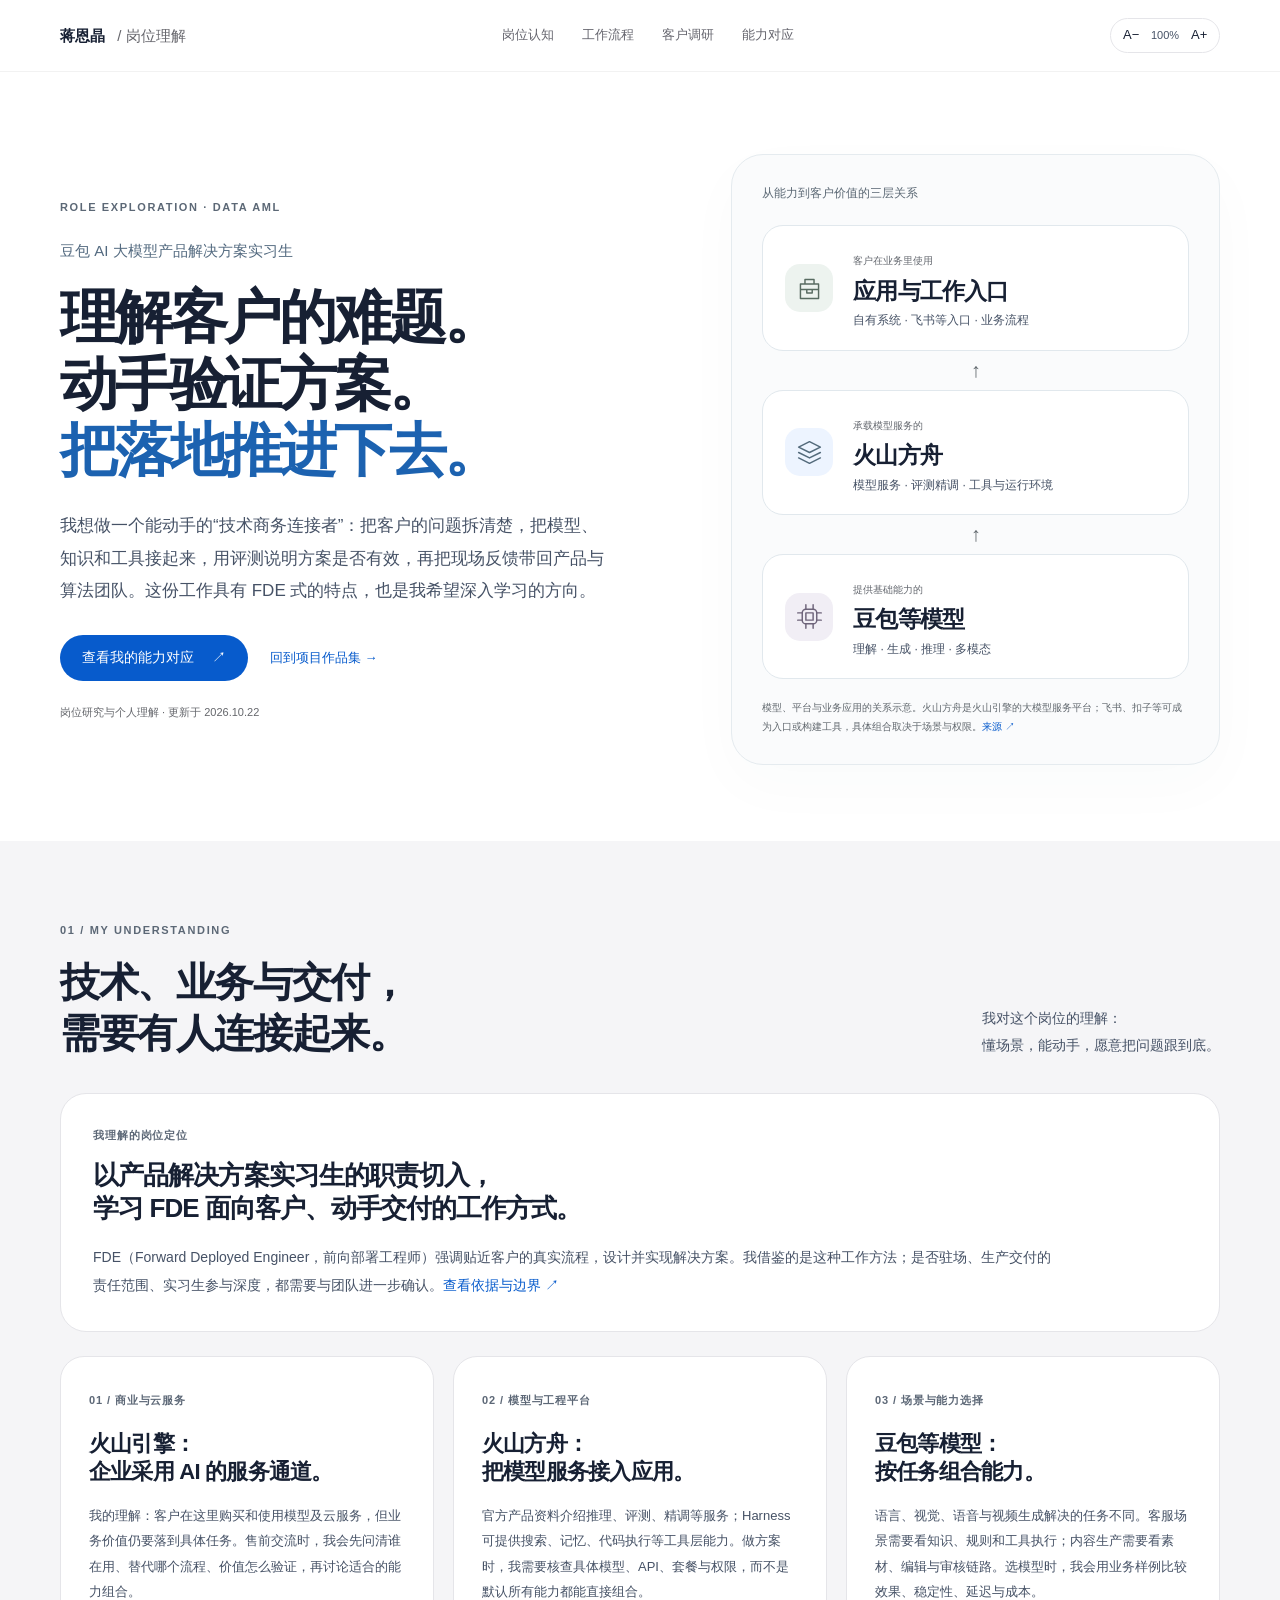
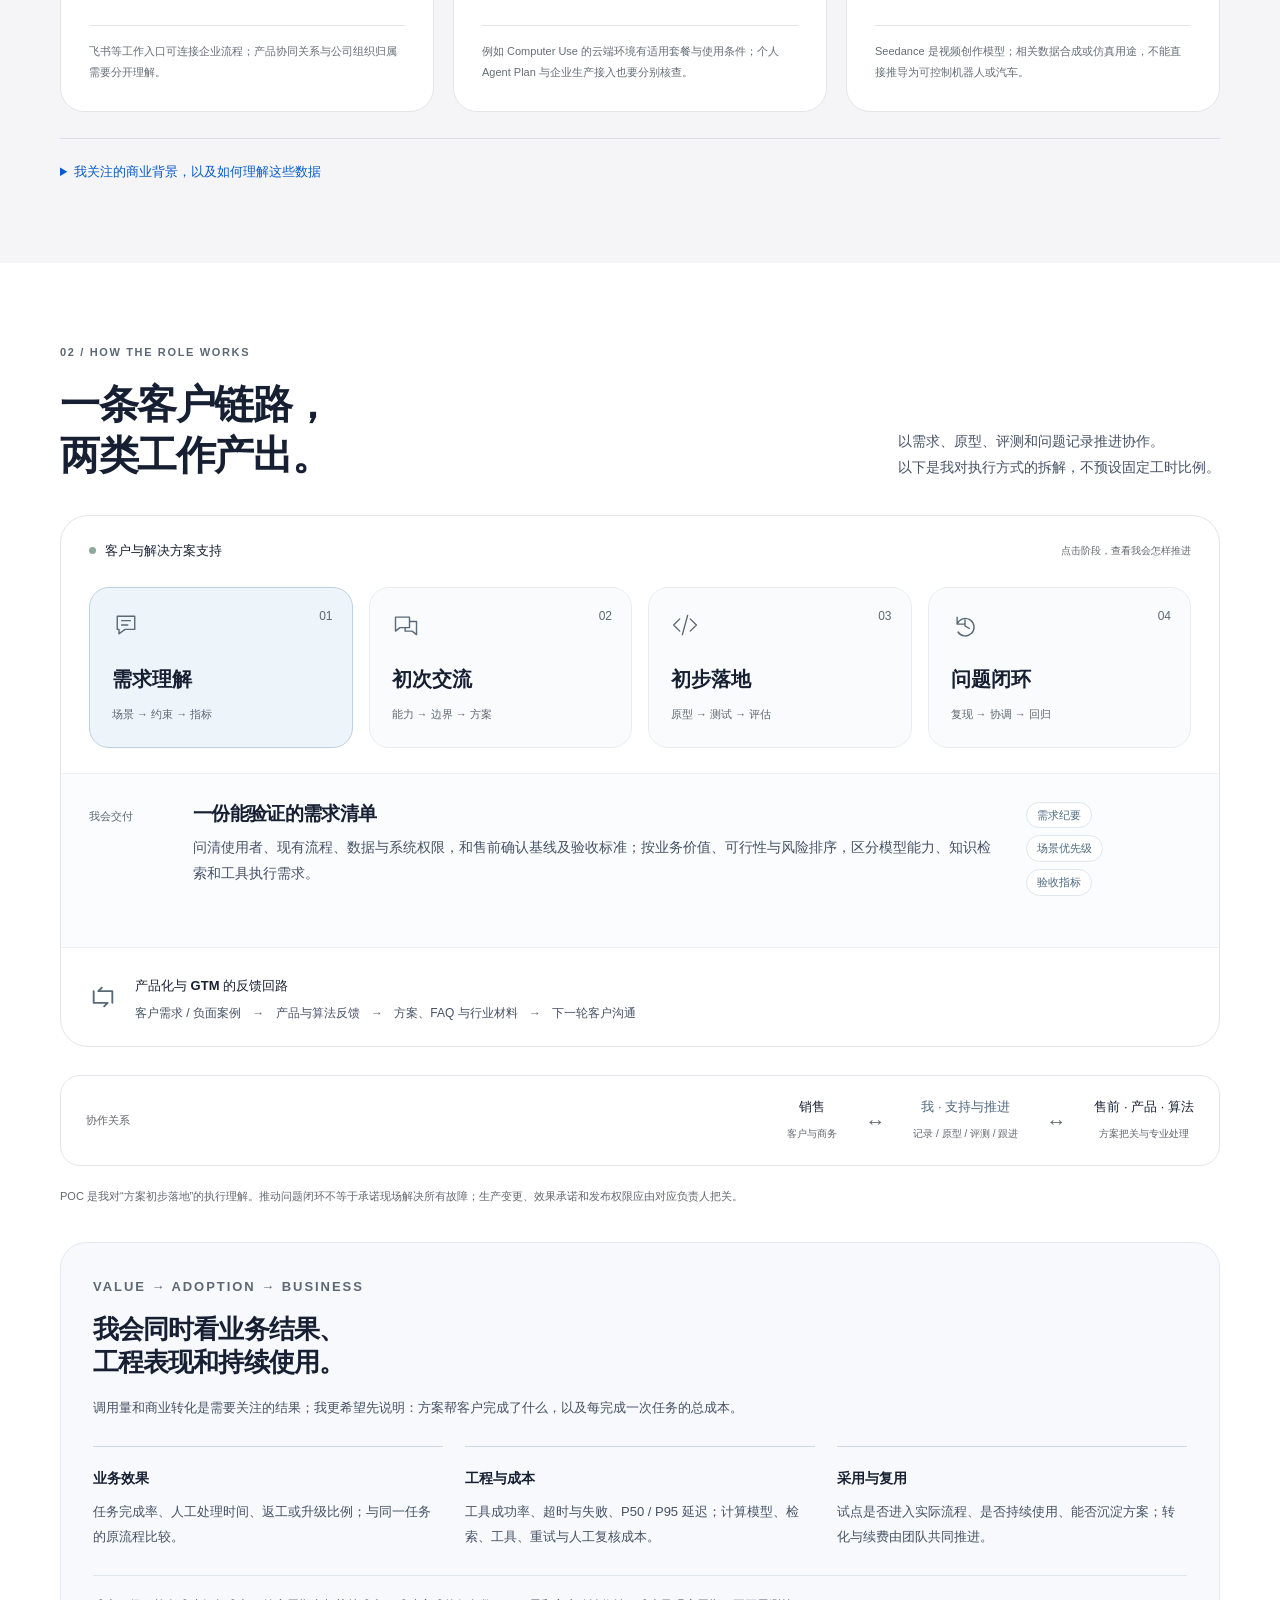
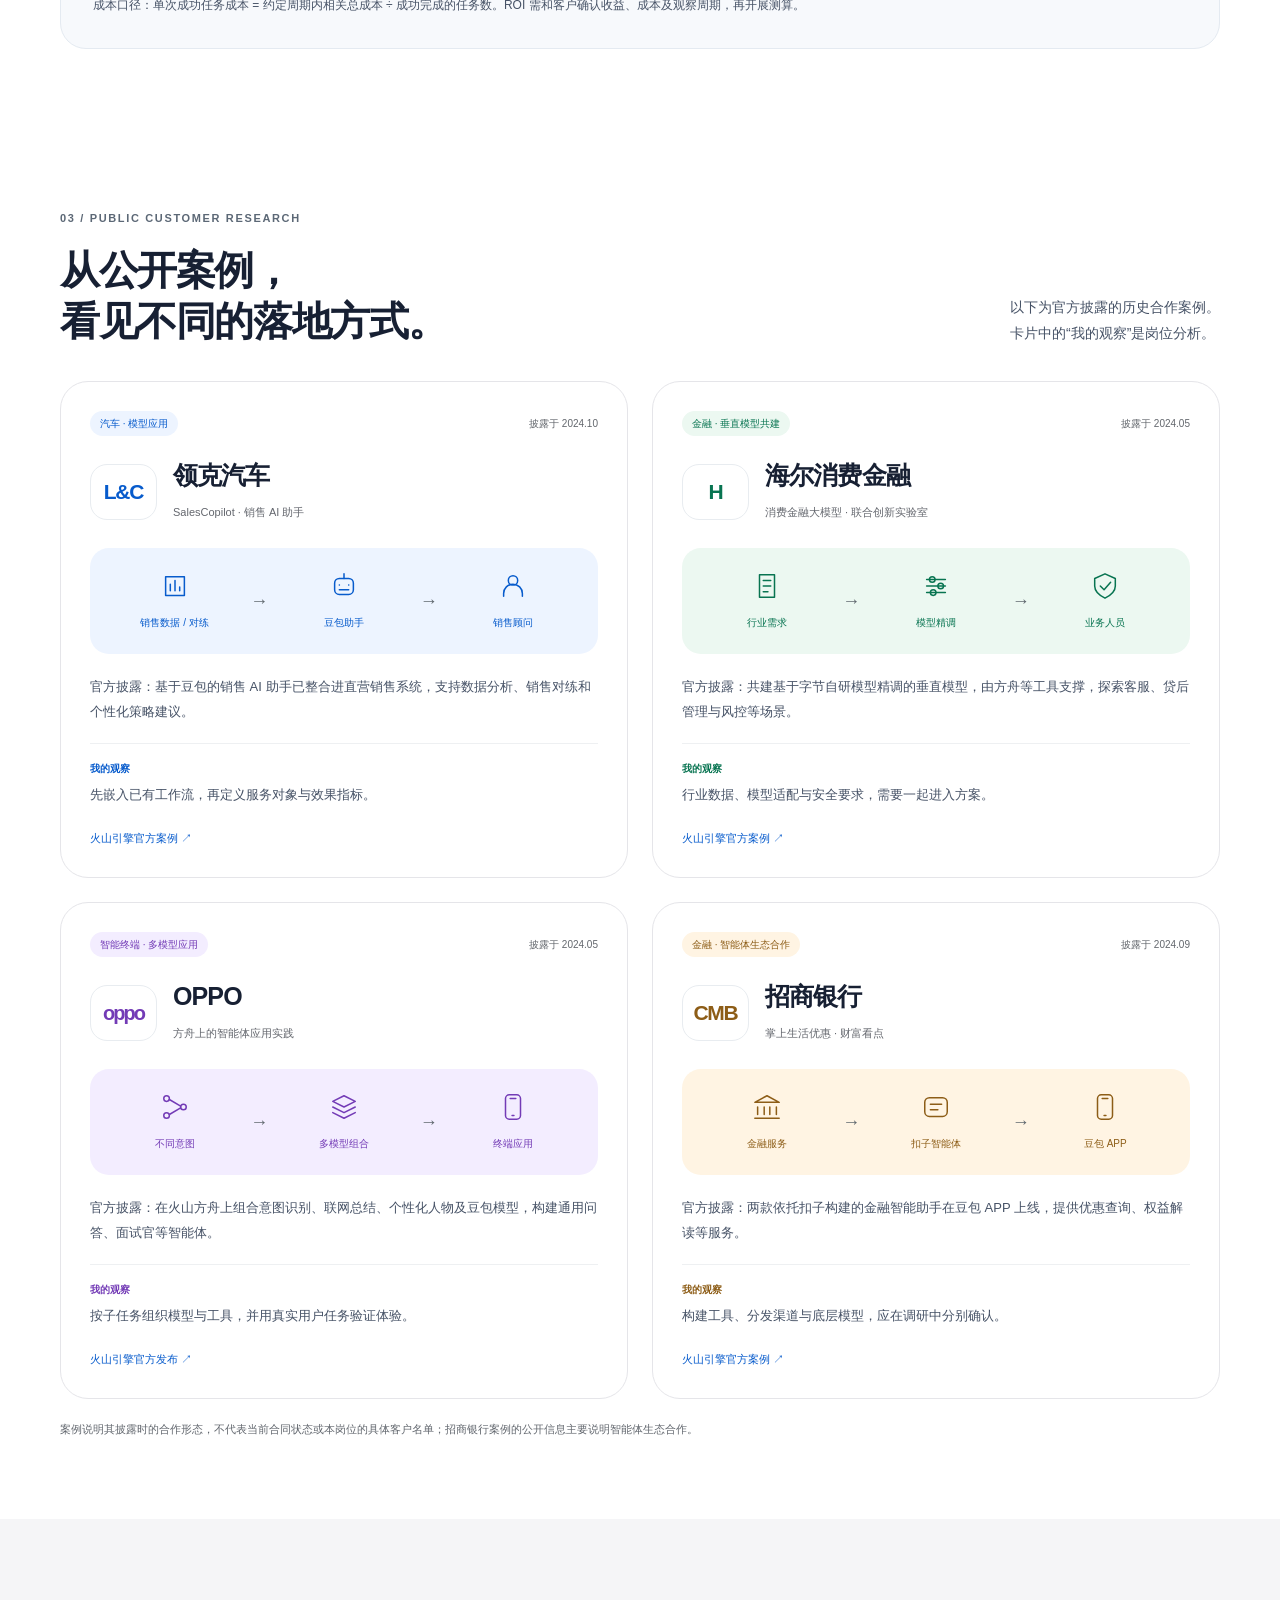
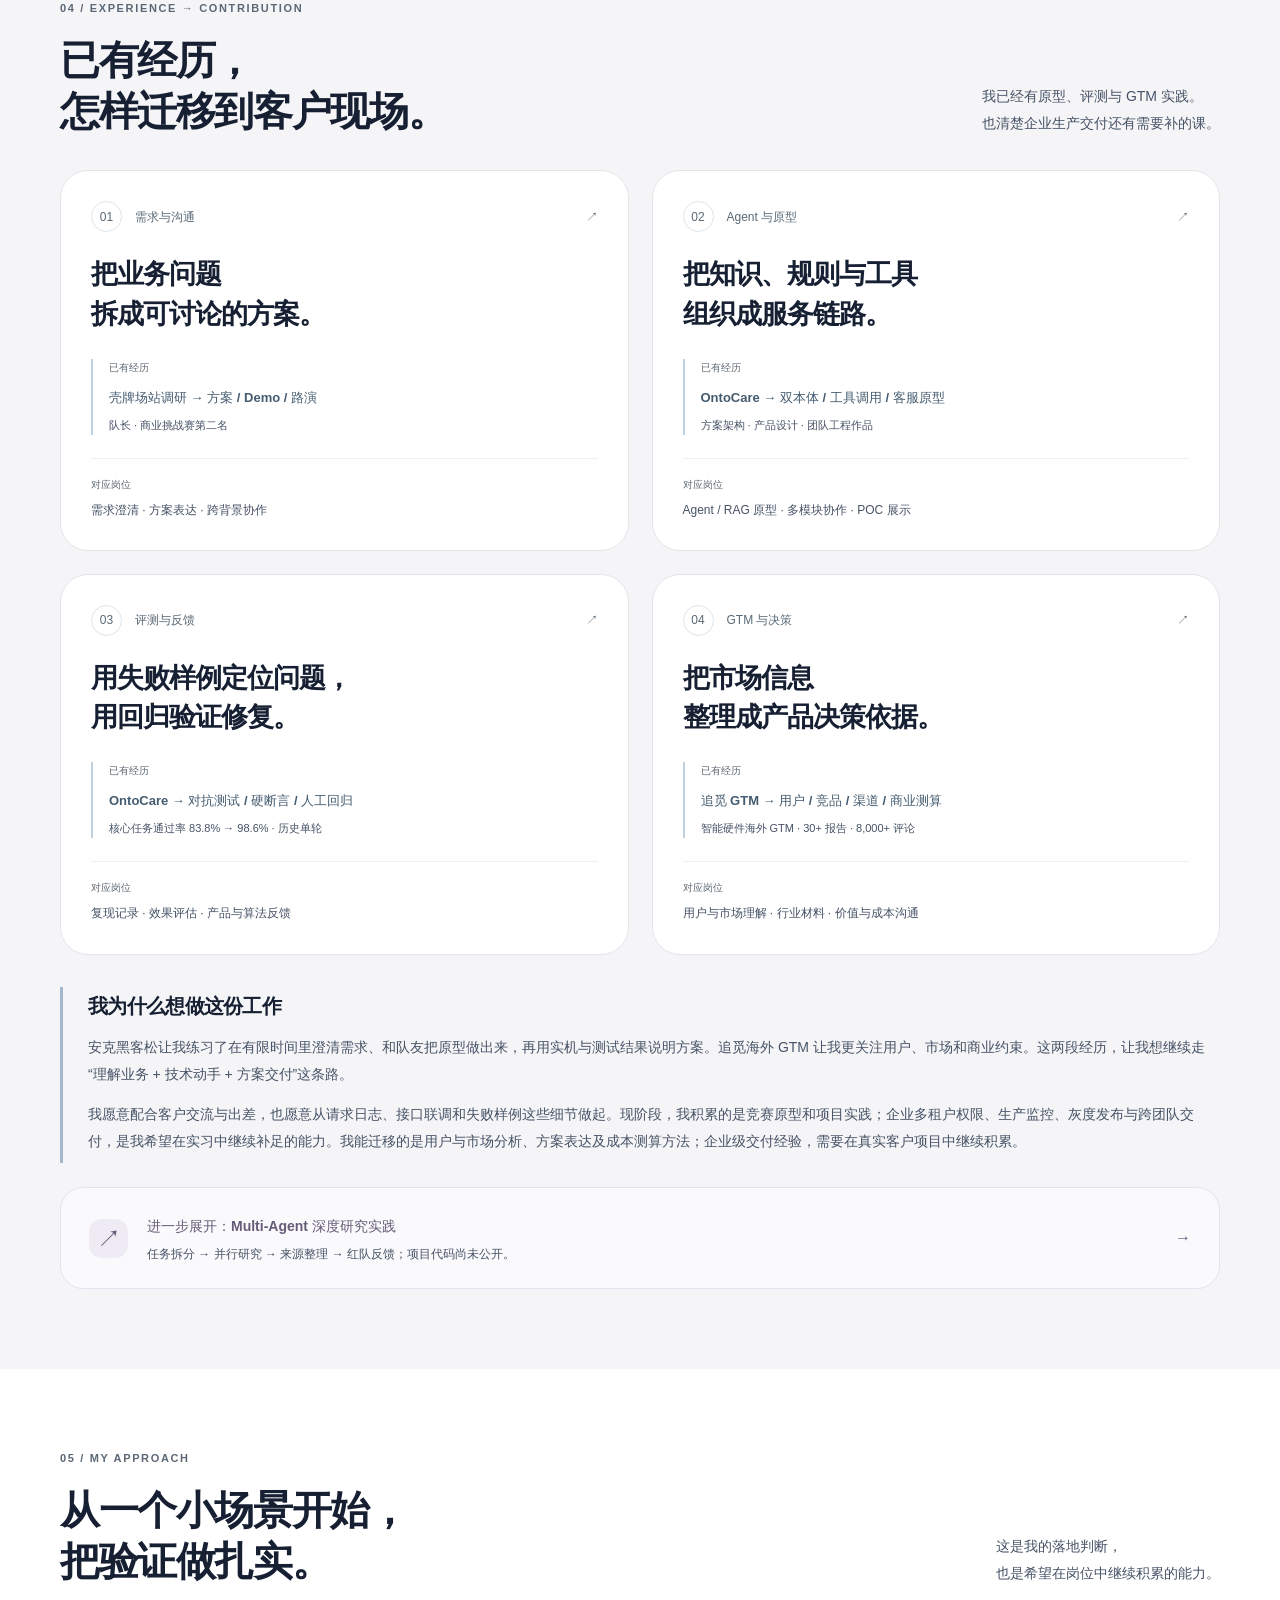
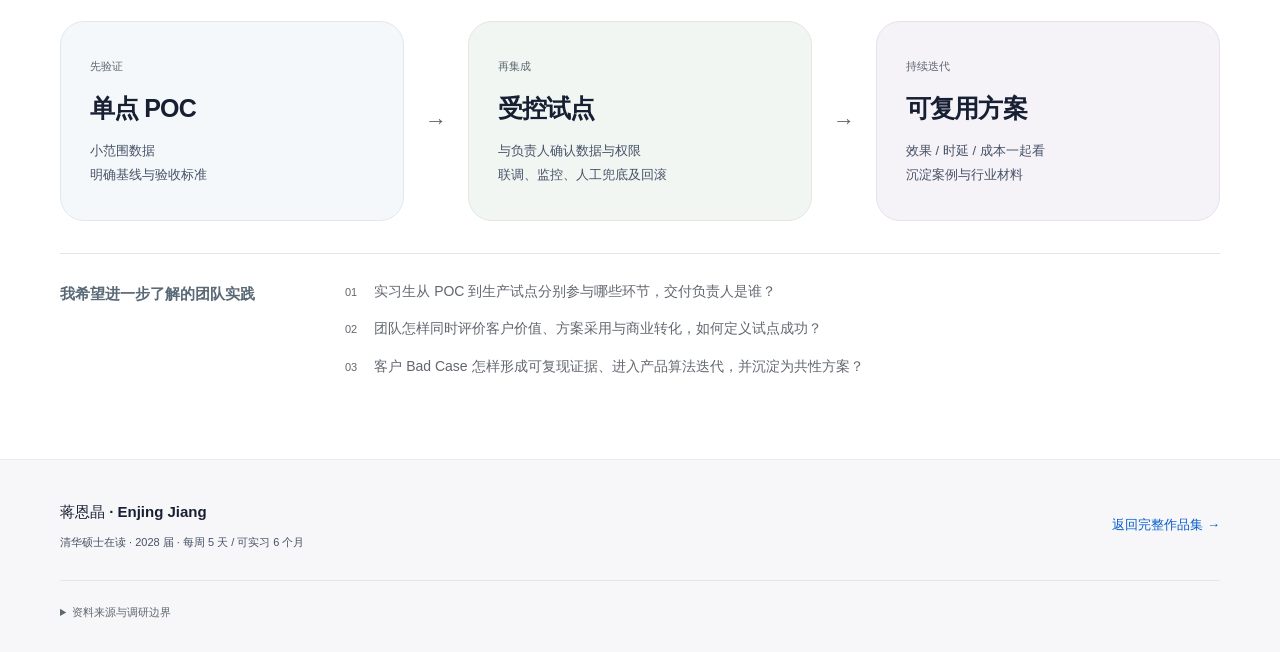
<file: role-understanding.html>
<!DOCTYPE html>
<html lang="zh-CN"><head>
  <meta charset="utf-8">
  <meta name="viewport" content="width=device-width,initial-scale=1">
  <meta name="color-scheme" content="light">
  <meta name="description" content="蒋恩晶对豆包 AI 大模型产品解决方案实习岗位的理解：业务生态、FDE 式工作方法、客户支持流程、方案指标与个人项目能力对应。">
  <title>岗位理解与客户调研 · 蒋恩晶</title>
  <link rel="icon" href="assets/favicon.svg" type="image/svg+xml">
  <link rel="canonical" href="https://jiangenjing.github.io/enjing-interview-portfolio/role-understanding.html">
  <link rel="stylesheet" href="assets/role-understanding.css?v=20261022">
</head>
<body>
<a class="skip" href="#main">跳转到主要内容</a>
<header class="topbar"><nav class="wrap nav-inner" aria-label="主导航">
  <a class="brand" href="index.html">蒋恩晶 <span>/ 岗位理解</span></a>
  <div class="nav-links"><a href="#role">岗位认知</a><a href="#workflow">工作流程</a><a href="#customers">客户调研</a><a href="#fit">能力对应</a></div>
  <div class="font-tool" aria-label="字号调整"><button id="font-down" type="button" aria-label="减小字号">A−</button><output id="font-size">100%</output><button id="font-up" type="button" aria-label="增大字号">A+</button></div>
</nav></header>
<main id="main">
<section class="hero wrap" id="top">
  <div class="hero-copy"><div class="eyebrow">ROLE EXPLORATION · DATA AML</div>
    <p class="job-title">豆包 AI 大模型产品解决方案实习生</p>
    <h1>理解客户的难题。<br>动手验证方案。<br><span>把落地推进下去。</span></h1>
    <p class="lead">我想做一个能动手的“技术商务连接者”：把客户的问题拆清楚，把模型、知识和工具接起来，用评测说明方案是否有效，再把现场反馈带回产品与算法团队。这份工作具有 FDE 式的特点，也是我希望深入学习的方向。</p>
    <div class="actions"><a class="button" href="#fit">查看我的能力对应 <span aria-hidden="true">↗</span></a><a class="text-link" href="index.html#projects">回到项目作品集 →</a></div>
    <p class="meta">岗位研究与个人理解 · 更新于 2026.10.22</p>
  </div>
  <figure class="platform-map" aria-labelledby="platform-caption">
    <figcaption id="platform-caption">从能力到客户价值的三层关系</figcaption>
    <div class="platform-layer layer-business"><span class="layer-symbol" aria-hidden="true"><svg viewBox="0 0 32 32"><path d="M6 11h20v16H6zM11 11V6h10v5M6 17h20M13 17v4h6v-4"></path></svg></span><div><small>客户在业务里使用</small><h2>应用与工作入口</h2><p>自有系统 · 飞书等入口 · 业务流程</p></div></div>
    <span class="layer-connector" aria-hidden="true">↑</span>
    <div class="platform-layer layer-platform"><span class="layer-symbol" aria-hidden="true"><svg viewBox="0 0 32 32"><path d="m16 4 12 6-12 6L4 10 16 4Zm-12 12 12 6 12-6M4 22l12 6 12-6"></path></svg></span><div><small>承载模型服务的</small><h2>火山方舟</h2><p>模型服务 · 评测精调 · 工具与运行环境</p></div></div>
    <span class="layer-connector" aria-hidden="true">↑</span>
    <div class="platform-layer layer-model"><span class="layer-symbol" aria-hidden="true"><svg viewBox="0 0 32 32"><rect x="8" y="8" width="16" height="16" rx="4"></rect><path d="M12 3v5m8-5v5M12 24v5m8-5v5M3 12h5m-5 8h5m16-8h5m-5 8h5M12 12h8v8h-8z"></path></svg></span><div><small>提供基础能力的</small><h2>豆包等模型</h2><p>理解 · 生成 · 推理 · 多模态</p></div></div>
    <p class="map-note">模型、平台与业务应用的关系示意。火山方舟是火山引擎的大模型服务平台；飞书、扣子等可成为入口或构建工具，具体组合取决于场景与权限。<a href="#source-platform">来源 ↗</a></p>
  </figure>
</section>


<section class="section soft" id="role"><div class="wrap">
  <div class="section-head"><div><p class="eyebrow">01 / MY UNDERSTANDING</p><h2>技术、业务与交付，<br>需要有人连接起来。</h2></div><p>我对这个岗位的理解：<br>懂场景，能动手，愿意把问题跟到底。</p></div>
  <div class="role-position"><p class="role-label">我理解的岗位定位</p><h3>以产品解决方案实习生的职责切入，<br>学习 FDE 面向客户、动手交付的工作方式。</h3><p>FDE（Forward Deployed Engineer，前向部署工程师）强调贴近客户的真实流程，设计并实现解决方案。我借鉴的是这种工作方法；是否驻场、生产交付的责任范围、实习生参与深度，都需要与团队进一步确认。<a href="#source-role">查看依据与边界 ↗</a></p></div>
  <div class="ecosystem-grid" aria-label="业务生态的三个观察层次">
    <article class="ecosystem-card"><span class="role-number">01 / 商业与云服务</span><h3>火山引擎：<br>企业采用 AI 的服务通道。</h3><p>我的理解：客户在这里购买和使用模型及云服务，但业务价值仍要落到具体任务。售前交流时，我会先问清谁在用、替代哪个流程、价值怎么验证，再讨论适合的能力组合。</p><p class="role-footnote">飞书等工作入口可连接企业流程；产品协同关系与公司组织归属需要分开理解。</p></article>
    <article class="ecosystem-card"><span class="role-number">02 / 模型与工程平台</span><h3>火山方舟：<br>把模型服务接入应用。</h3><p>官方产品资料介绍推理、评测、精调等服务；Harness 可提供搜索、记忆、代码执行等工具层能力。做方案时，我需要核查具体模型、API、套餐与权限，而不是默认所有能力都能直接组合。</p><p class="role-footnote">例如 Computer Use 的云端环境有适用套餐与使用条件；个人 Agent Plan 与企业生产接入也要分别核查。</p></article>
    <article class="ecosystem-card"><span class="role-number">03 / 场景与能力选择</span><h3>豆包等模型：<br>按任务组合能力。</h3><p>语言、视觉、语音与视频生成解决的任务不同。客服场景需要看知识、规则和工具执行；内容生产需要看素材、编辑与审核链路。选模型时，我会用业务样例比较效果、稳定性、延迟与成本。</p><p class="role-footnote">Seedance 是视频创作模型；相关数据合成或仿真用途，不能直接推导为可控制机器人或汽车。</p></article>
  </div>
  <details class="market-context"><summary>我关注的商业背景，以及如何理解这些数据</summary><div><p>2026 年 5 月的媒体报道转引 IDC：火山引擎在 <strong>2025 年相关 MaaS 市场统计中的调用量份额为 49.5%</strong>。统计范围为该年度相关 MaaS 市场的调用量。<a href="https://36kr.com/p/3800129784945672" target="_blank" rel="noopener noreferrer">报道来源 ↗</a></p><p>2026 年 6 月，谭待接受采访时提到，累计消耗超过万亿 Token 的企业约有 200 家，去年 12 月约为 100 家。这里是<strong>截至披露时的累计消耗</strong>。这让我更关注：方案需要进入真实业务，持续调用应建立在持续价值之上。<a href="https://www.36kr.com/p/3865912900588548" target="_blank" rel="noopener noreferrer">采访来源 ↗</a></p><p>公开报道还提到飞书 GTM 与火山引擎团队整合；这帮助我理解云服务与工作入口的协同方向，也提醒我从实际业务流程理解产品组合。<a href="https://m.ithome.com/html/986555.htm" target="_blank" rel="noopener noreferrer">报道来源 ↗</a></p></div></details>
</div></section>

<section class="section wrap-workflow" id="workflow"><div class="wrap">
  <div class="section-head"><div><p class="eyebrow">02 / HOW THE ROLE WORKS</p><h2>一条客户链路，<br>两类工作产出。</h2></div><p>以需求、原型、评测和问题记录推进协作。<br>以下是我对执行方式的拆解，不预设固定工时比例。</p></div>
  <div class="flow-board">
    <div class="board-label"><span class="small-dot"></span>客户与解决方案支持 <span>点击阶段，查看我会怎样推进</span></div>
    <div class="flow-tabs" role="tablist" aria-label="客户支持阶段">
      <button class="flow-step" id="step-need" role="tab" aria-controls="panel-need" aria-selected="true" tabindex="0"><span class="step-number">01</span><svg class="line-icon" viewBox="0 0 32 32" aria-hidden="true"><path d="M6 6h20v15H15l-7 5v-5H6zM11 11h10m-10 5h7"></path></svg><strong>需求理解</strong><span>场景 → 约束 → 指标</span></button>
      <button class="flow-step" id="step-talk" role="tab" aria-controls="panel-talk" aria-selected="false" tabindex="-1"><span class="step-number">02</span><svg class="line-icon" viewBox="0 0 32 32" aria-hidden="true"><path d="M4 7h16v12H9l-5 4V7Zm16 5h8v15l-5-4h-8v-4"></path></svg><strong>初次交流</strong><span>能力 → 边界 → 方案</span></button>
      <button class="flow-step" id="step-poc" role="tab" aria-controls="panel-poc" aria-selected="false" tabindex="-1"><span class="step-number">03</span><svg class="line-icon" viewBox="0 0 32 32" aria-hidden="true"><path d="m10 9-7 7 7 7m12-14 7 7-7 7M19 5l-6 22"></path></svg><strong>初步落地</strong><span>原型 → 测试 → 评估</span></button>
      <button class="flow-step" id="step-fix" role="tab" aria-controls="panel-fix" aria-selected="false" tabindex="-1"><span class="step-number">04</span><svg class="line-icon" viewBox="0 0 32 32" aria-hidden="true"><path d="M7 7v8h8M7 15a10 10 0 1 1 1 9M16 10v7l5 3"></path></svg><strong>问题闭环</strong><span>复现 → 协调 → 回归</span></button>
    </div>
    <div class="flow-panel" id="panel-need" role="tabpanel" aria-labelledby="step-need"><span class="output-label">我会交付</span><div><h3>一份能验证的需求清单</h3><p>问清使用者、现有流程、数据与系统权限，和售前确认基线及验收标准；按业务价值、可行性与风险排序，区分模型能力、知识检索和工具执行需求。</p></div><div class="output-tags"><span>需求纪要</span><span>场景优先级</span><span>验收指标</span></div></div>
    <div class="flow-panel" id="panel-talk" role="tabpanel" aria-labelledby="step-talk" hidden=""><span class="output-label">我会交付</span><div><h3>一页方案与待确认问题</h3><p>面向业务方讲清流程价值与成本，面向技术方说明 Agent / Workflow、RAG、接口和部署依赖；用架构图与原型支持讨论，未核实的效果和服务承诺交由对应负责人确认。</p></div><div class="output-tags"><span>方案图</span><span>FAQ</span><span>待确认项</span></div></div>
    <div class="flow-panel" id="panel-poc" role="tabpanel" aria-labelledby="step-poc" hidden=""><span class="output-label">我会交付</span><div><h3>一个小范围、可复现的 POC</h3><p>在获授权的数据与环境中，用 Python、API、RAG 或 Agent 搭建最小原型；固定测试集，比较基线与不同模型组合的效果、工具成功率、P50 / P95 延迟及单任务成本，再决定是否需要精调。</p></div><div class="output-tags"><span>可运行 Demo</span><span>测试集</span><span>评测报告</span></div></div>
    <div class="flow-panel" id="panel-fix" role="tabpanel" aria-labelledby="step-fix" hidden=""><span class="output-label">我会交付</span><div><h3>一份能被接手的 Bad Case</h3><p>先看日志和请求 / 响应结构，收集请求标识、模型版本与最小复现；区分鉴权、限流、超时、检索、工具与模型问题。在权限范围内排查，复杂问题交给对应负责人，回归后同步结果。</p></div><div class="output-tags"><span>复现记录</span><span>问题分流</span><span>回归结果</span></div></div>
    <div class="feedback-rail"><svg viewBox="0 0 24 24" class="line-icon" aria-hidden="true"><path d="M20 7H8l3-3M4 17h12l-3 3M4 7v10m16-10v10"></path></svg><div><strong>产品化与 GTM 的反馈回路</strong><p>客户需求 / 负面案例 <span>→</span> 产品与算法反馈 <span>→</span> 方案、FAQ 与行业材料 <span>→</span> 下一轮客户沟通</p></div></div>
  </div>
  <div class="collaboration"><span>协作关系</span><div><strong>销售</strong><small>客户与商务</small></div><b aria-hidden="true">↔</b><div class="collaboration-me"><strong>我 · 支持与推进</strong><small>记录 / 原型 / 评测 / 跟进</small></div><b aria-hidden="true">↔</b><div><strong>售前 · 产品 · 算法</strong><small>方案把关与专业处理</small></div></div>
  <p class="section-note">POC 是我对“方案初步落地”的执行理解。推动问题闭环不等于承诺现场解决所有故障；生产变更、效果承诺和发布权限应由对应负责人把关。</p>

  <div class="value-board"><div><p class="eyebrow">VALUE → ADOPTION → BUSINESS</p><h3>我会同时看业务结果、<br>工程表现和持续使用。</h3><p>调用量和商业转化是需要关注的结果；我更希望先说明：方案帮客户完成了什么，以及每完成一次任务的总成本。</p></div><div class="value-metrics"><article><strong>业务效果</strong><p>任务完成率、人工处理时间、返工或升级比例；与同一任务的原流程比较。</p></article><article><strong>工程与成本</strong><p>工具成功率、超时与失败、P50 / P95 延迟；计算模型、检索、工具、重试与人工复核成本。</p></article><article><strong>采用与复用</strong><p>试点是否进入实际流程、是否持续使用、能否沉淀方案；转化与续费由团队共同推进。</p></article></div><p class="value-formula">成本口径：单次成功任务成本 = 约定周期内相关总成本 ÷ 成功完成的任务数。ROI 需和客户确认收益、成本及观察周期，再开展测算。</p></div>
</div></section>

<section class="section wrap" id="customers">
  <div class="section-head"><div><p class="eyebrow">03 / PUBLIC CUSTOMER RESEARCH</p><h2>从公开案例，<br>看见不同的落地方式。</h2></div><p>以下为官方披露的历史合作案例。<br>卡片中的“我的观察”是岗位分析。</p></div>
  <div class="customer-grid">
    <article class="customer-card" style="--case-accent: #075bcc; --case-tint: #edf4ff;"><div class="customer-top"><span class="category">汽车 · 模型应用</span><time datetime="2024-10-12">披露于 2024.10</time></div><div class="customer-identity"><span class="brand-mark" aria-hidden="true">L&amp;C</span><div><h3>领克汽车</h3><span>SalesCopilot · 销售 AI 助手</span></div></div>
      <div class="case-visual" aria-label="领克案例：销售数据与对练，通过豆包助手，支持销售顾问"><div><svg class="line-icon" viewBox="0 0 32 32" aria-hidden="true"><path d="M6 26V6h20v20H6Zm5-5v-7m5 7V10m5 11v-4"></path></svg><span>销售数据 / 对练</span></div><b aria-hidden="true">→</b><div><svg class="line-icon" viewBox="0 0 32 32" aria-hidden="true"><rect x="6" y="8" width="20" height="17" rx="5"></rect><path d="M16 3v5M11 15h.1M21 15h.1M11 20h10"></path></svg><span>豆包助手</span></div><b aria-hidden="true">→</b><div><svg class="line-icon" viewBox="0 0 32 32" aria-hidden="true"><circle cx="16" cy="10" r="5"></circle><path d="M6 27v-3a10 10 0 0 1 20 0v3"></path></svg><span>销售顾问</span></div></div>
      <p class="case-fact">官方披露：基于豆包的销售 AI 助手已整合进直营销售系统，支持数据分析、销售对练和个性化策略建议。</p><p class="case-observation"><span>我的观察</span>先嵌入已有工作流，再定义服务对象与效果指标。</p><a class="source-link" href="https://docs.volcengine.com/docs/Growthpractices/VolcanoEngineLynkCopromoteinnovationintheautomotiveintelligentagentindustrythroughtechnologyandscena?lang=en" target="_blank" rel="noopener noreferrer">火山引擎官方案例 ↗</a>
    </article>
    <article class="customer-card" style="--case-accent: #087451; --case-tint: #ecf8f1;"><div class="customer-top"><span class="category">金融 · 垂直模型共建</span><time datetime="2024-05-21">披露于 2024.05</time></div><div class="customer-identity"><span class="brand-mark" aria-hidden="true">H</span><div><h3>海尔消费金融</h3><span>消费金融大模型 · 联合创新实验室</span></div></div>
      <div class="case-visual" aria-label="海尔消金案例：行业需求，通过模型精调，支持业务人员"><div><svg class="line-icon" viewBox="0 0 32 32" aria-hidden="true"><path d="M8 4h16v24H8zM12 10h8m-8 6h8m-8 6h5"></path></svg><span>行业需求</span></div><b aria-hidden="true">→</b><div><svg class="line-icon" viewBox="0 0 32 32" aria-hidden="true"><path d="M6 9h20M6 23h20M6 16h20"></path><circle cx="12" cy="9" r="3"></circle><circle cx="21" cy="16" r="3"></circle><circle cx="13" cy="23" r="3"></circle></svg><span>模型精调</span></div><b aria-hidden="true">→</b><div><svg class="line-icon" viewBox="0 0 32 32" aria-hidden="true"><path d="M16 3 27 8v8c0 6-5 10-11 13C10 26 5 22 5 16V8l11-5Z"></path><path d="m11 16 4 4 7-8"></path></svg><span>业务人员</span></div></div>
      <p class="case-fact">官方披露：共建基于字节自研模型精调的垂直模型，由方舟等工具支撑，探索客服、贷后管理与风控等场景。</p><p class="case-observation"><span>我的观察</span>行业数据、模型适配与安全要求，需要一起进入方案。</p><a class="source-link" href="https://docs.volcengine.com/docs/Growthpractices/HaierConsumerFinancepartnerswithVolcanoEnginetobuildaconsumerfinancemodel?lang=zh" target="_blank" rel="noopener noreferrer">火山引擎官方案例 ↗</a>
    </article>
    <article class="customer-card" style="--case-accent: #733bb6; --case-tint: #f3edff;"><div class="customer-top"><span class="category">智能终端 · 多模型应用</span><time datetime="2024-05">披露于 2024.05</time></div><div class="customer-identity"><span class="brand-mark brand-oppo" aria-hidden="true">oppo</span><div><h3>OPPO</h3><span>方舟上的智能体应用实践</span></div></div>
      <div class="case-visual" aria-label="OPPO案例：不同用户意图，通过多模型组合，形成终端应用"><div><svg class="line-icon" viewBox="0 0 32 32" aria-hidden="true"><circle cx="7" cy="7" r="3"></circle><circle cx="7" cy="25" r="3"></circle><circle cx="25" cy="16" r="3"></circle><path d="m10 8 12 7m-12 9 12-7"></path></svg><span>不同意图</span></div><b aria-hidden="true">→</b><div><svg class="line-icon" viewBox="0 0 32 32" aria-hidden="true"><path d="m16 4 12 6-12 6L4 10 16 4Zm-12 12 12 6 12-6M4 22l12 6 12-6"></path></svg><span>多模型组合</span></div><b aria-hidden="true">→</b><div><svg class="line-icon" viewBox="0 0 32 32" aria-hidden="true"><rect x="8" y="3" width="16" height="26" rx="4"></rect><path d="M13 7h6m-4 18h2"></path></svg><span>终端应用</span></div></div>
      <p class="case-fact">官方披露：在火山方舟上组合意图识别、联网总结、个性化人物及豆包模型，构建通用问答、面试官等智能体。</p><p class="case-observation"><span>我的观察</span>按子任务组织模型与工具，并用真实用户任务验证体验。</p><a class="source-link" href="https://docs.volcengine.com/docs/Technicalanalysis/ByteDanceDoubaoFoundationModelreleasedVolcanoEnginefullstackAIservicestohelpenterprisesintelligenttr?lang=en" target="_blank" rel="noopener noreferrer">火山引擎官方发布 ↗</a>
    </article>
    <article class="customer-card" style="--case-accent: #8d5d17; --case-tint: #fff4e3;"><div class="customer-top"><span class="category">金融 · 智能体生态合作</span><time datetime="2024-09-26">披露于 2024.09</time></div><div class="customer-identity"><span class="brand-mark" aria-hidden="true">CMB</span><div><h3>招商银行</h3><span>掌上生活优惠 · 财富看点</span></div></div>
      <div class="case-visual" aria-label="招商银行案例：金融服务，通过扣子智能体，发布至豆包APP"><div><svg class="line-icon" viewBox="0 0 32 32" aria-hidden="true"><path d="m3 11 13-7 13 7H3Zm3 5v8m7-8v8m6-8v8m7-8v8M3 28h26"></path></svg><span>金融服务</span></div><b aria-hidden="true">→</b><div><svg class="line-icon" viewBox="0 0 32 32" aria-hidden="true"><rect x="4" y="6" width="24" height="20" rx="5"></rect><path d="M10 13h12m-12 6h8"></path></svg><span>扣子智能体</span></div><b aria-hidden="true">→</b><div><svg class="line-icon" viewBox="0 0 32 32" aria-hidden="true"><rect x="8" y="3" width="16" height="26" rx="4"></rect><path d="M13 7h6m-4 18h2"></path></svg><span>豆包 APP</span></div></div>
      <p class="case-fact">官方披露：两款依托扣子构建的金融智能助手在豆包 APP 上线，提供优惠查询、权益解读等服务。</p><p class="case-observation"><span>我的观察</span>构建工具、分发渠道与底层模型，应在调研中分别确认。</p><a class="source-link" href="https://docs.volcengine.com/docs/Growthpractices/VolcanoEnginepartnerswithChinaMerchantsBanktoexploreintelligentagentapplicationsandacceleratedigital?lang=zh" target="_blank" rel="noopener noreferrer">火山引擎官方案例 ↗</a>
    </article>
  </div>
  <p class="section-note">案例说明其披露时的合作形态，不代表当前合同状态或本岗位的具体客户名单；招商银行案例的公开信息主要说明智能体生态合作。</p>
</section>

<section class="section soft" id="fit"><div class="wrap">
  <div class="section-head"><div><p class="eyebrow">04 / EXPERIENCE → CONTRIBUTION</p><h2>已有经历，<br>怎样迁移到客户现场。</h2></div><p>我已经有原型、评测与 GTM 实践。<br>也清楚企业生产交付还有需要补的课。</p></div>
  <div class="fit-grid">
    <a class="fit-card" href="index.html#shell"><div class="fit-card-top"><span class="fit-number">01</span><span>需求与沟通</span><span aria-hidden="true">↗</span></div><h3>把业务问题<br>拆成可讨论的方案。</h3><div class="fit-proof"><span>已有经历</span><strong>壳牌场站调研 → 方案 / Demo / 路演</strong><p>队长 · 商业挑战赛第二名</p></div><div class="fit-transfer"><span>对应岗位</span><p>需求澄清 · 方案表达 · 跨背景协作</p></div></a>
    <a class="fit-card" href="index.html#ontocare"><div class="fit-card-top"><span class="fit-number">02</span><span>Agent 与原型</span><span aria-hidden="true">↗</span></div><h3>把知识、规则与工具<br>组织成服务链路。</h3><div class="fit-proof"><span>已有经历</span><strong>OntoCare → 双本体 / 工具调用 / 客服原型</strong><p>方案架构 · 产品设计 · 团队工程作品</p></div><div class="fit-transfer"><span>对应岗位</span><p>Agent / RAG 原型 · 多模块协作 · POC 展示</p></div></a>
    <a class="fit-card" href="index.html#ontocare"><div class="fit-card-top"><span class="fit-number">03</span><span>评测与反馈</span><span aria-hidden="true">↗</span></div><h3>用失败样例定位问题，<br>用回归验证修复。</h3><div class="fit-proof"><span>已有经历</span><strong>OntoCare → 对抗测试 / 硬断言 / 人工回归</strong><p>核心任务通过率 83.8% → 98.6% · 历史单轮</p></div><div class="fit-transfer"><span>对应岗位</span><p>复现记录 · 效果评估 · 产品与算法反馈</p></div></a>
    <a class="fit-card" href="index.html#dreame"><div class="fit-card-top"><span class="fit-number">04</span><span>GTM 与决策</span><span aria-hidden="true">↗</span></div><h3>把市场信息<br>整理成产品决策依据。</h3><div class="fit-proof"><span>已有经历</span><strong>追觅 GTM → 用户 / 竞品 / 渠道 / 商业测算</strong><p>智能硬件海外 GTM · 30+ 报告 · 8,000+ 评论</p></div><div class="fit-transfer"><span>对应岗位</span><p>用户与市场理解 · 行业材料 · 价值与成本沟通</p></div></a>
  </div>

  <div class="fit-statement"><h3>我为什么想做这份工作</h3><p>安克黑客松让我练习了在有限时间里澄清需求、和队友把原型做出来，再用实机与测试结果说明方案。追觅海外 GTM 让我更关注用户、市场和商业约束。这两段经历，让我想继续走“理解业务 + 技术动手 + 方案交付”这条路。</p><p>我愿意配合客户交流与出差，也愿意从请求日志、接口联调和失败样例这些细节做起。现阶段，我积累的是竞赛原型和项目实践；企业多租户权限、生产监控、灰度发布与跨团队交付，是我希望在实习中继续补足的能力。我能迁移的是用户与市场分析、方案表达及成本测算方法；企业级交付经验，需要在真实客户项目中继续积累。</p></div>
  <a class="research-link" href="index.html#deepresearch"><span class="research-icon" aria-hidden="true">↗</span><div><strong>进一步展开：Multi-Agent 深度研究实践</strong><p>任务拆分 → 并行研究 → 来源整理 → 红队反馈；项目代码尚未公开。</p></div><span aria-hidden="true">→</span></a>
</div></section>

<section class="section wrap" id="approach"><div class="section-head"><div><p class="eyebrow">05 / MY APPROACH</p><h2>从一个小场景开始，<br>把验证做扎实。</h2></div><p>这是我的落地判断，<br>也是希望在岗位中继续积累的能力。</p></div>
  <div class="approach-track"><article><span>先验证</span><h3>单点 POC</h3><p>小范围数据<br>明确基线与验收标准</p></article><b aria-hidden="true">→</b><article><span>再集成</span><h3>受控试点</h3><p>与负责人确认数据与权限<br>联调、监控、人工兜底及回滚</p></article><b aria-hidden="true">→</b><article><span>持续迭代</span><h3>可复用方案</h3><p>效果 / 时延 / 成本一起看<br>沉淀案例与行业材料</p></article></div>
  <div class="open-questions"><h3>我希望进一步了解的团队实践</h3><ul><li><span>01</span>实习生从 POC 到生产试点分别参与哪些环节，交付负责人是谁？</li><li><span>02</span>团队怎样同时评价客户价值、方案采用与商业转化，如何定义试点成功？</li><li><span>03</span>客户 Bad Case 怎样形成可复现证据、进入产品算法迭代，并沉淀为共性方案？</li></ul></div>
</section>
</main>
<footer class="footer"><div class="wrap"><div class="footer-top"><div><strong>蒋恩晶 · Enjing Jiang</strong><p>清华硕士在读 · 2028 届 · 每周 5 天 / 可实习 6 个月</p></div><a class="text-link" href="index.html">返回完整作品集 →</a></div><details class="sources"><summary>资料来源与调研边界</summary><ul><li id="source-role">岗位资料参考<a href="https://www.deizao.net/m/index/shixixq/jobid/280715" target="_blank" rel="noopener noreferrer">公开转载的火山方舟同名岗位</a>及<a href="https://www.deizao.net/m/index/shixixq/jobid/139102" target="_blank" rel="noopener noreferrer">Data AML 版本</a>。具体职责、实习生参与范围和交付权限，以团队沟通为准。</li><li>FDE 的客户协作与工程实现特点参考<a href="https://jobs.lever.co/palantir/dab396d4-2f14-4796-aac0-0d82883dccf0" target="_blank" rel="noopener noreferrer">Palantir 官方招聘页</a>；这里只作工作方式类比，不推断字节岗位与其权限或责任完全相同。</li><li id="source-platform">模型、方舟及应用构建工具的分层，依据<a href="https://docs.volcengine.com/docs/Growthpractices/VolcanoEngineLynkCopromoteinnovationintheautomotiveintelligentagentindustrythroughtechnologyandscena?lang=en" target="_blank" rel="noopener noreferrer">火山引擎官方案例中对方舟、扣子和模型能力的介绍</a>整理，为概念示意。</li><li>四个案例各附原文链接与披露月份；仅引用原文明确说明的合作，不推断采购金额、部署规模、模型独占关系及当前合同状态。</li><li>本人项目的职责、原型状态与指标口径，见主页面对应项目。OntoCare 的 83.8% → 98.6% 为核心 74 项硬断言的历史单轮结果，不代表生产 SLA。</li><li>方舟能力参考<a href="https://www.volcengine.com/product/ark" target="_blank" rel="noopener noreferrer">官方产品页</a>；Harness 范围与套餐条件参考<a href="https://docs.volcengine.com/docs/ark/harness-rules?lang=zh" target="_blank" rel="noopener noreferrer">官方使用条款</a>。部署、模型、权限与企业使用条件需逐项确认，不将个人套餐默认等同企业生产方案。</li><li>模型版本与价格按<a href="https://docs.volcengine.com/docs/ark/model-pricing?lang=en&amp;redirect=1" target="_blank" rel="noopener noreferrer">官方计费文档</a>和<a href="https://docs.volcengine.com/docs/ark/agent-plan-personal-feature-release?lang=en" target="_blank" rel="noopener noreferrer">Agent Plan 公告</a>确认；计费需区分具体模型、产品、输入类型与档位。视频能力参考<a href="https://docs.volcengine.com/docs/ark/seedance-2-5?lang=en" target="_blank" rel="noopener noreferrer">Seedance 官方教程</a>，不扩大为未经验证的实体系统控制能力。</li><li>资料更新日期：2026-10-22。行业数字为对应披露时点的历史口径；原有客户案例保留其历史披露时间。<a href="docs/role-understanding-research-20261022.md">查看岗位研究资料索引 ↗</a></li></ul></details></div></footer>
<script>
const tabs=[...document.querySelectorAll('.flow-step')];
function selectTab(tab,focus=false){tabs.forEach(t=>{const active=t===tab;t.setAttribute('aria-selected',String(active));t.tabIndex=active?0:-1;document.getElementById(t.getAttribute('aria-controls')).hidden=!active});if(focus)tab.focus()}
tabs.forEach((tab,i)=>{tab.addEventListener('click',()=>selectTab(tab));tab.addEventListener('keydown',e=>{let next;if(e.key==='ArrowRight')next=(i+1)%tabs.length;else if(e.key==='ArrowLeft')next=(i-1+tabs.length)%tabs.length;else if(e.key==='Home')next=0;else if(e.key==='End')next=tabs.length-1;else return;e.preventDefault();selectTab(tabs[next],true)})});
let scale=1;try{const saved=Number(localStorage.getItem('enjing-interview-font'));if(saved>=.95&&saved<=1.25)scale=saved}catch{}
function setFont(){document.documentElement.style.setProperty('--type-scale',String(scale));document.getElementById('font-size').textContent=Math.round(scale*100)+'%';try{localStorage.setItem('enjing-interview-font',String(scale))}catch{}}
document.getElementById('font-up').addEventListener('click',()=>{scale=Math.min(1.25,Math.round((scale+.05)*100)/100);setFont()});document.getElementById('font-down').addEventListener('click',()=>{scale=Math.max(.95,Math.round((scale-.05)*100)/100);setFont()});setFont();
</script>

</body></html>
</file>
<file: assets/role-understanding.css>
:root{color-scheme:light;--ink:#172033;--muted:#465266;--blue:#075bcc;--line:#e5e5e9;--canvas:#f5f5f7;--type-scale:1}
*{box-sizing:border-box}html{scroll-behavior:smooth;scroll-padding-top:100px}body{margin:0;background:#fff;color:var(--ink);font:calc(16px * var(--type-scale))/1.7 -apple-system,BlinkMacSystemFont,"SF Pro Text","PingFang SC","Helvetica Neue",Arial,sans-serif;-webkit-font-smoothing:antialiased}h1,h2,h3,p,figure{margin:0}h1,h2,h3{letter-spacing:-.035em;line-height:1.25;font-weight:650}p{color:var(--muted)}a{color:var(--blue);text-decoration:none}a:hover{text-decoration:underline}button{font:inherit;color:inherit;cursor:pointer}button:focus-visible,a:focus-visible,summary:focus-visible{outline:3px solid #9bbce0;outline-offset:5px}button,a{-webkit-tap-highlight-color:transparent}svg{fill:none;stroke:currentColor;stroke-width:1.6;stroke-linecap:round;stroke-linejoin:round}.wrap{width:min(1160px,calc(100% - 64px));margin-inline:auto}.skip{position:fixed;top:-70px;left:20px;padding:8px 16px;background:#fff;z-index:99}.skip:focus{top:12px}
.topbar{position:sticky;top:0;z-index:20;height:72px;background:#ffffffed;backdrop-filter:blur(20px);border-bottom:1px solid #0000000d}.nav-inner{height:100%;display:flex;align-items:center;justify-content:space-between;gap:25px}.brand{color:var(--ink);font-size:calc(15px * var(--type-scale));font-weight:600;white-space:nowrap}.brand span{color:#66666c;font-weight:400;margin-left:8px}.nav-links{display:flex;gap:28px;font-size:calc(13px * var(--type-scale))}.nav-links a{color:#66666f}.font-tool{display:flex;align-items:center;border:1px solid var(--line);border-radius:25px;padding:2px 6px;gap:3px}.font-tool button{border:0;background:none;width:28px;height:29px;font-size:calc(13px * var(--type-scale))}.font-tool output{font-size:calc(11px * var(--type-scale));color:var(--muted);min-width:34px;text-align:center}
.hero{padding-top:82px;padding-bottom:76px;display:grid;grid-template-columns:minmax(0,1.22fr) minmax(0,1fr);gap:75px;align-items:center}.eyebrow{font-size:calc(11px * var(--type-scale));font-weight:600;letter-spacing:.15em;color:#5c6876;margin-bottom:22px}.job-title{font-size:calc(15px * var(--type-scale));color:#52697f;margin-bottom:20px}h1{font-size:clamp(40px,4.5vw,62px);line-height:1.16;letter-spacing:-.055em}h1>span{color:#1c62b0}.lead{font-size:calc(17px * var(--type-scale));line-height:1.9;margin-top:26px;max-width:550px}.actions{display:flex;gap:22px;flex-wrap:wrap;align-items:center;margin-top:28px}.button{display:inline-flex;align-items:center;justify-content:center;gap:18px;background:var(--blue);color:#fff;border-radius:25px;padding:11px 22px;font-size:calc(14px * var(--type-scale));transition:background .2s}.button:hover{background:#005ab4;text-decoration:none}.text-link{font-size:calc(13px * var(--type-scale));font-weight:500}.meta{font-size:calc(11px * var(--type-scale));color:#65676c;margin-top:22px}
.platform-map{background:#fafbfc;border:1px solid #e5ebef;border-radius:32px;padding:28px 30px;box-shadow:0 20px 60px #32465c06}.platform-map figcaption{font-size:calc(12px * var(--type-scale));color:#5b6874;margin-bottom:22px}.platform-layer{display:flex;align-items:center;gap:20px;background:#fff;border:1px solid #e1e8ed;border-radius:21px;padding:19px 22px}.layer-symbol{width:48px;height:48px;flex:none;background:#edf4ff;color:#536a7b;border-radius:15px;display:grid;place-items:center}.layer-symbol svg{width:29px;height:29px}.layer-business .layer-symbol{background:#edf3ef;color:#586b61}.layer-model .layer-symbol{background:#f1eef5;color:#6d6379}.platform-layer small{font-size:calc(10px * var(--type-scale));color:#63676e}.platform-layer h2{font-size:calc(23px * var(--type-scale));margin:4px 0 5px}.platform-layer p{font-size:calc(12px * var(--type-scale))}.layer-connector{display:block;font-size:20px;text-align:center;color:#61686d;line-height:1.25;margin:7px 0}.map-note{font-size:calc(10px * var(--type-scale));line-height:1.9;color:#61686e;margin-top:19px}
.section{padding-block:80px}.soft{background:var(--canvas)}.section-head{display:flex;align-items:end;justify-content:space-between;gap:40px;margin-bottom:34px}.section-head .eyebrow{margin-bottom:17px}.section-head h2{font-size:clamp(30px,3.1vw,43px);line-height:1.28}.section-head>p{font-size:calc(14px * var(--type-scale));line-height:1.9}.flow-board{background:#fff;border:1px solid var(--line);border-radius:28px;overflow:hidden}.board-label{display:flex;align-items:center;gap:9px;padding:24px 28px 0;font-size:calc(13px * var(--type-scale));font-weight:550}.board-label>span:last-child{margin-left:auto;color:#62676d;font-size:calc(10px * var(--type-scale));font-weight:400}.small-dot{width:7px;height:7px;background:#8da99a;border-radius:50%}.flow-tabs{display:grid;grid-template-columns:repeat(4,minmax(0,1fr));gap:16px;padding:25px 28px}.flow-step{position:relative;text-align:left;display:flex;flex-direction:column;align-items:start;background:#fafbfc;border:1px solid #e9edf0;border-radius:20px;padding:23px 22px;transition:background .2s,border-color .2s,transform .2s}.flow-step:hover{transform:translateY(-3px);border-color:#bacbd8}.flow-step[aria-selected=true]{background:#edf4fa;border-color:#bdd1e2}.step-number{position:absolute;right:19px;top:18px;font-size:calc(12px * var(--type-scale));color:#5c6873}.line-icon{width:28px;height:28px;flex:none;color:#586977}.flow-step .line-icon{margin-bottom:23px}.flow-step strong{font-size:calc(20px * var(--type-scale));font-weight:600;margin-bottom:9px}.flow-step>span:last-child{font-size:calc(11px * var(--type-scale));color:#5f6871}.flow-panel{display:grid;grid-template-columns:80px minmax(0,1fr) 165px;gap:24px;align-items:start;padding:28px;background:#fafcfe;border-block:1px solid #edf0f4;min-height:175px}.flow-panel[hidden]{display:none}.output-label{font-size:calc(11px * var(--type-scale));color:#5b6874;padding-top:5px}.flow-panel h3{font-size:calc(19px * var(--type-scale));margin-bottom:10px}.flow-panel p{font-size:calc(14px * var(--type-scale));line-height:1.85}.output-tags{display:flex;flex-direction:column;align-items:start;gap:7px}.output-tags>span{font-size:calc(11px * var(--type-scale));color:#4f6a81;border:1px solid #dce7ef;border-radius:16px;padding:3px 10px;background:#fff}.feedback-rail{display:flex;align-items:center;gap:18px;padding:23px 28px}.feedback-rail strong{font-size:calc(13px * var(--type-scale));font-weight:550}.feedback-rail p{font-size:calc(12px * var(--type-scale));margin-top:5px}.feedback-rail p span{color:#60686f;margin:0 8px}.collaboration{display:flex;align-items:center;justify-content:center;gap:28px;margin-top:28px;padding:20px 25px;border:1px solid #e4e6eb;border-radius:20px}.collaboration>span{font-size:calc(11px * var(--type-scale));color:#65676d;margin-right:auto}.collaboration>div{text-align:center}.collaboration strong{display:block;font-size:calc(13px * var(--type-scale));font-weight:500}.collaboration small{font-size:calc(10px * var(--type-scale));color:#62676e}.collaboration b{font-size:20px;color:#61686e;font-weight:400}.collaboration-me strong{color:#506a80}.section-note{font-size:calc(11px * var(--type-scale));line-height:1.85;color:#62676e;margin-top:20px;max-width:1060px}
.customer-grid{display:grid;grid-template-columns:repeat(2,minmax(0,1fr));gap:24px}.customer-card{display:flex;flex-direction:column;min-width:0;border:1px solid var(--line);border-radius:28px;padding:29px;background:#fff;transition:transform .25s,box-shadow .25s}.customer-card:hover{transform:translateY(-4px);box-shadow:0 18px 45px #3b4d5c08}.customer-top{display:flex;justify-content:space-between;gap:15px;align-items:center;font-size:calc(10px * var(--type-scale));color:#63676d}.category{color:var(--case-accent);background:var(--case-tint);padding:4px 10px;border-radius:20px}.customer-identity{display:flex;align-items:center;gap:16px;margin:24px 0}.brand-mark{height:56px;width:67px;border:1px solid #e8ecf0;border-radius:17px;display:grid;place-items:center;color:var(--case-accent);font-size:21px;font-weight:600;letter-spacing:-.06em;flex:none;background:#fff}.brand-oppo{font-size:20px;letter-spacing:-.1em}.customer-identity h3{font-size:calc(25px * var(--type-scale));margin-bottom:6px}.customer-identity>div>span{font-size:calc(11px * var(--type-scale));color:#64676e}.case-visual{display:flex;align-items:center;justify-content:space-between;gap:8px;padding:23px 17px;background:var(--case-tint);border-radius:19px}.case-visual>div{display:flex;flex-direction:column;align-items:center;gap:13px;flex:1;min-width:0}.case-visual .line-icon{color:var(--case-accent);width:30px;height:30px}.case-visual span{font-size:calc(10px * var(--type-scale));color:var(--case-accent);text-align:center}.case-visual>b{font-size:18px;font-weight:400;color:#60686f}.case-fact{font-size:calc(13px * var(--type-scale));line-height:1.9;margin-top:21px}.case-observation{font-size:calc(13px * var(--type-scale));line-height:1.85;margin:18px 0 22px;border-top:1px solid #eef0f2;padding-top:16px}.case-observation>span{display:block;font-size:calc(10px * var(--type-scale));font-weight:600;color:var(--case-accent);margin-bottom:5px}.source-link{font-size:calc(11px * var(--type-scale));margin-top:auto;align-self:start}
.fit-grid{display:grid;grid-template-columns:repeat(2,minmax(0,1fr));gap:23px}.fit-card{background:#fff;border:1px solid var(--line);border-radius:28px;padding:30px;color:var(--ink);transition:transform .25s,box-shadow .25s}.fit-card:hover{transform:translateY(-4px);box-shadow:0 18px 40px #52677909;text-decoration:none}.fit-card-top{display:flex;align-items:center;gap:13px;font-size:calc(12px * var(--type-scale));color:#596976;margin-bottom:23px}.fit-card-top>span:last-child{margin-left:auto}.fit-number{display:grid;place-items:center;width:31px;height:31px;border:1px solid #dce5ec;border-radius:50%;font-size:12px}.fit-card h3{font-size:calc(27px * var(--type-scale));line-height:1.45;margin-bottom:25px}.fit-proof{border-left:2px solid #bfd1df;padding-left:16px}.fit-proof>span,.fit-transfer>span{display:block;font-size:calc(10px * var(--type-scale));color:#5e6871;margin-bottom:7px}.fit-proof strong{font-size:calc(13px * var(--type-scale));font-weight:550;color:#455c70}.fit-proof p{font-size:calc(11px * var(--type-scale));margin-top:6px}.fit-transfer{margin-top:23px;border-top:1px solid #eef0f3;padding-top:17px}.fit-transfer p{font-size:calc(12px * var(--type-scale))}.research-link{display:flex;gap:19px;align-items:center;background:#faf9fc;border:1px solid #e6e1ee;border-radius:23px;padding:24px 28px;margin-top:24px;color:#655c77}.research-link:hover{text-decoration:none;border-color:#c5b9d7}.research-icon{width:39px;height:39px;border-radius:13px;background:#eeebf4;display:grid;place-items:center;font-size:24px;flex:none}.research-link strong{font-size:calc(14px * var(--type-scale));font-weight:550}.research-link p{font-size:calc(12px * var(--type-scale));margin-top:5px}.research-link>span:last-child{margin-left:auto}
.approach-track{display:grid;grid-template-columns:minmax(0,1fr) 32px minmax(0,1fr) 32px minmax(0,1fr);align-items:center;gap:16px}.approach-track article{border:1px solid #e1e8ed;border-radius:24px;padding:29px;background:#f5f8fb;min-height:200px}.approach-track article:nth-of-type(2){background:#f1f6f3;border-color:#e0e8e3}.approach-track article:nth-of-type(3){background:#f5f2f8;border-color:#e7e1ed}.approach-track article>span{font-size:calc(11px * var(--type-scale));color:#5d6872}.approach-track h3{font-size:calc(25px * var(--type-scale));margin:15px 0}.approach-track p{font-size:calc(13px * var(--type-scale));line-height:1.85}.approach-track>b{text-align:center;color:#606870;font-weight:400;font-size:22px}.open-questions{margin-top:32px;border-top:1px solid var(--line);padding-top:26px;display:grid;grid-template-columns:250px 1fr;gap:35px}.open-questions h3{font-size:calc(15px * var(--type-scale));color:#596976;padding-top:5px;letter-spacing:0}.open-questions ul{margin:0;padding:0;list-style:none;display:grid;gap:14px}.open-questions li{font-size:calc(14px * var(--type-scale));color:#62676f;display:flex;gap:17px}.open-questions li span{font-size:calc(11px * var(--type-scale));color:#60686f;padding-top:3px}
.footer{background:#f7f7f9;padding:38px 0 30px;border-top:1px solid #ededf1}.footer-top{display:flex;justify-content:space-between;align-items:center;gap:20px}.footer-top strong{font-size:calc(15px * var(--type-scale));font-weight:550}.footer-top p{font-size:calc(11px * var(--type-scale));margin-top:8px}.sources{margin-top:28px;border-top:1px solid #e4e5e9;padding-top:22px}.sources summary{font-size:calc(11px * var(--type-scale));color:#606870;cursor:pointer}.sources ul{font-size:calc(12px * var(--type-scale));color:#61676f;line-height:1.95;padding-left:20px;max-width:1000px}.sources li+li{margin-top:8px}
@media(min-width:1500px){.wrap{width:1200px}.hero{gap:90px}}
@media(max-width:1000px){.hero{gap:36px}.platform-map{padding:23px}.platform-layer{padding:17px;gap:15px}.platform-layer h2{font-size:calc(21px * var(--type-scale))}.flow-tabs{gap:11px;padding:22px}.flow-step{padding:20px 16px}.flow-panel{grid-template-columns:65px minmax(0,1fr);gap:18px}.output-tags{grid-column:2;flex-direction:row;flex-wrap:wrap}.board-label{padding-inline:22px}.collaboration{gap:18px}.collaboration>span{display:none}.customer-card{padding:24px}.fit-card h3{font-size:calc(25px * var(--type-scale))}.approach-track{gap:10px}.approach-track article{padding:25px 20px}}
@media(max-width:760px){.wrap{width:calc(100% - 36px)}html{scroll-padding-top:120px}.topbar{height:auto;min-height:64px}.nav-inner{flex-wrap:wrap;gap:12px;padding-block:12px}.brand{font-size:calc(14px * var(--type-scale))}.brand span{font-size:calc(12px * var(--type-scale))}.nav-links{order:3;width:100%;justify-content:space-around;font-size:calc(12px * var(--type-scale));gap:14px;padding-top:3px}.font-tool{margin-left:auto}.font-tool button{width:25px;height:24px}.font-tool output{font-size:10px}.hero{grid-template-columns:1fr;padding-top:43px;padding-bottom:46px;gap:34px}.eyebrow{font-size:calc(10px * var(--type-scale));margin-bottom:18px}.job-title{font-size:calc(12px * var(--type-scale))}h1{font-size:clamp(35px,9.6vw,49px);line-height:1.2}.lead{font-size:calc(15px * var(--type-scale));margin-top:23px}.actions{gap:18px}.button{font-size:calc(12px * var(--type-scale));padding:10px 18px}.text-link{font-size:calc(12px * var(--type-scale))}.meta{font-size:calc(10px * var(--type-scale))}.platform-map{padding:24px;border-radius:27px}.platform-layer{padding:18px 20px}.platform-layer h2{font-size:calc(22px * var(--type-scale))}.section{padding-block:49px}.section-head{display:block;margin-bottom:28px}.section-head h2{font-size:calc(30px * var(--type-scale))}.section-head>p{font-size:calc(12px * var(--type-scale));margin-top:19px}.section-head>p br{display:none}.board-label{padding:23px 19px 0;font-size:calc(12px * var(--type-scale));flex-wrap:wrap}.board-label>span:last-child{margin-left:16px;flex-basis:100%}.flow-tabs{grid-template-columns:repeat(2,minmax(0,1fr));padding:20px 18px;gap:11px}.flow-step{padding:20px 17px}.flow-step strong{font-size:calc(18px * var(--type-scale))}.flow-step>span:last-child{font-size:calc(10px * var(--type-scale))}.flow-step .line-icon{margin-bottom:18px}.step-number{right:13px;top:12px;font-size:11px}.flow-panel{display:block;padding:23px 21px;min-height:275px}.flow-panel[hidden]{display:none}.output-label{display:block;margin-bottom:12px}.flow-panel h3{font-size:calc(18px * var(--type-scale))}.flow-panel p{font-size:calc(13px * var(--type-scale))}.output-tags{flex-direction:row;flex-wrap:wrap;margin-top:17px}.feedback-rail{padding:23px 21px;align-items:start;gap:13px}.feedback-rail>.line-icon{width:21px;height:21px;margin-top:3px}.feedback-rail p{font-size:calc(11px * var(--type-scale));line-height:1.9}.feedback-rail p span{margin:0 4px}.collaboration{gap:12px;flex-direction:column;padding:22px}.collaboration>span{display:block;margin:0}.collaboration b{transform:rotate(90deg)}.collaboration strong{font-size:calc(13px * var(--type-scale))}.collaboration small{font-size:calc(11px * var(--type-scale))}.section-note{font-size:calc(10px * var(--type-scale))}.customer-grid,.fit-grid{grid-template-columns:1fr;gap:18px}.customer-card{padding:23px 21px;border-radius:25px}.customer-top{font-size:calc(9px * var(--type-scale));gap:8px}.category{padding:4px 8px}.customer-identity{gap:13px}.brand-mark{width:56px;height:52px;font-size:18px}.brand-oppo{font-size:17px}.customer-identity h3{font-size:calc(23px * var(--type-scale))}.customer-identity>div>span{font-size:calc(10px * var(--type-scale))}.case-visual{padding:23px 10px;gap:4px}.case-visual span{font-size:calc(9px * var(--type-scale))}.case-visual>b{font-size:16px}.case-fact,.case-observation{font-size:calc(13px * var(--type-scale))}.fit-card{padding:25px 23px;border-radius:25px}.fit-card h3{font-size:calc(24px * var(--type-scale))}.fit-card-top{font-size:calc(11px * var(--type-scale))}.fit-proof strong{font-size:calc(12px * var(--type-scale))}.fit-proof p{font-size:calc(11px * var(--type-scale))}.research-link{padding:22px 20px;gap:14px}.research-icon{width:33px;height:33px;font-size:21px}.research-link strong{font-size:calc(13px * var(--type-scale))}.research-link p{font-size:calc(11px * var(--type-scale))}.research-link>span:last-child{display:none}.approach-track{grid-template-columns:1fr;gap:14px}.approach-track article{min-height:0;padding:25px}.approach-track h3{margin:12px 0}.approach-track>b{transform:rotate(90deg);font-size:19px;line-height:1}.open-questions{grid-template-columns:1fr;gap:22px}.open-questions li{font-size:calc(13px * var(--type-scale))}.footer-top{align-items:start;flex-direction:column;gap:20px}.sources ul{font-size:calc(11px * var(--type-scale))}}
@media(prefers-reduced-motion:reduce){html{scroll-behavior:auto}*,*:before,*:after{transition:none!important;animation:none!important}}
@media print{.topbar,.actions,.open-questions,.sources{display:none!important}.wrap{width:100%}.hero{padding-block:25px}.section{padding-block:30px}.customer-card,.fit-card,.platform-map{break-inside:avoid}.flow-panel[hidden]{display:grid}.soft,.footer{background:#fff}.flow-step{break-inside:avoid}.customer-card:hover,.fit-card:hover{transform:none;box-shadow:none}}

/* 2026-10-22：岗位认知与价值验证补充，仅作用于本子页面。 */
.role-position{background:#fff;border:1px solid var(--line);border-radius:26px;padding:32px;max-width:100%}.role-label,.role-number{font-size:calc(11px * var(--type-scale));font-weight:600;color:#5d6877;letter-spacing:.08em}.role-position h3{font-size:calc(26px * var(--type-scale));margin:15px 0 20px}.role-position p:not(.role-label){font-size:calc(14px * var(--type-scale));line-height:1.95;max-width:970px}.role-position p+p{margin-top:14px}.ecosystem-grid{display:grid;grid-template-columns:repeat(3,minmax(0,1fr));gap:19px;margin-top:24px}.ecosystem-card{background:#fff;border:1px solid var(--line);border-radius:24px;padding:28px}.ecosystem-card h3{font-size:calc(22px * var(--type-scale));margin:18px 0}.ecosystem-card p{font-size:calc(13px * var(--type-scale));line-height:1.95}.ecosystem-card .role-footnote{font-size:calc(11px * var(--type-scale));color:#646d76;border-top:1px solid var(--line);padding-top:15px;margin-top:20px}.market-context{margin-top:26px;border-top:1px solid #dedee5;padding-top:22px}.market-context summary{font-size:calc(13px * var(--type-scale));cursor:pointer;color:var(--blue);font-weight:500}.market-context>div{padding-top:18px;max-width:980px}.market-context p{font-size:calc(13px * var(--type-scale));line-height:1.95}.market-context p+p{margin-top:14px}.market-context strong{font-weight:550}.value-board{margin-top:35px;background:#f7f9fc;border:1px solid #e4eaf1;border-radius:26px;padding:32px}.value-board h3{font-size:calc(26px * var(--type-scale));margin-bottom:18px}.value-board>.eyebrow,.value-board .eyebrow{margin-bottom:14px}.value-board p{font-size:calc(13px * var(--type-scale));line-height:1.9}.value-metrics{display:grid;grid-template-columns:repeat(3,minmax(0,1fr));gap:22px;margin:25px 0}.value-metrics article{border-top:1px solid #ced7e1;padding-top:17px}.value-metrics strong{font-size:calc(14px * var(--type-scale));font-weight:600}.value-metrics p{margin-top:9px}.value-formula{border-top:1px solid #dfe6ed;padding-top:18px;font-size:calc(12px * var(--type-scale))!important}.fit-statement{border-left:3px solid #a4b8cd;padding:7px 0 7px 25px;margin-top:32px}.fit-statement h3{font-size:calc(20px * var(--type-scale));margin-bottom:15px}.fit-statement p{font-size:calc(14px * var(--type-scale));line-height:1.95}.fit-statement p+p{margin-top:13px}
@media(max-width:760px){.ecosystem-grid,.value-metrics{grid-template-columns:1fr}.role-position,.ecosystem-card,.value-board{padding:24px 21px}.role-position h3,.value-board h3{font-size:calc(23px * var(--type-scale))}.ecosystem-card h3{font-size:calc(21px * var(--type-scale))}.role-position h3 br{display:none}.value-metrics{gap:18px}.fit-statement{padding-left:18px}.nav-links{gap:10px}.market-context summary{line-height:1.9}}
</file>
